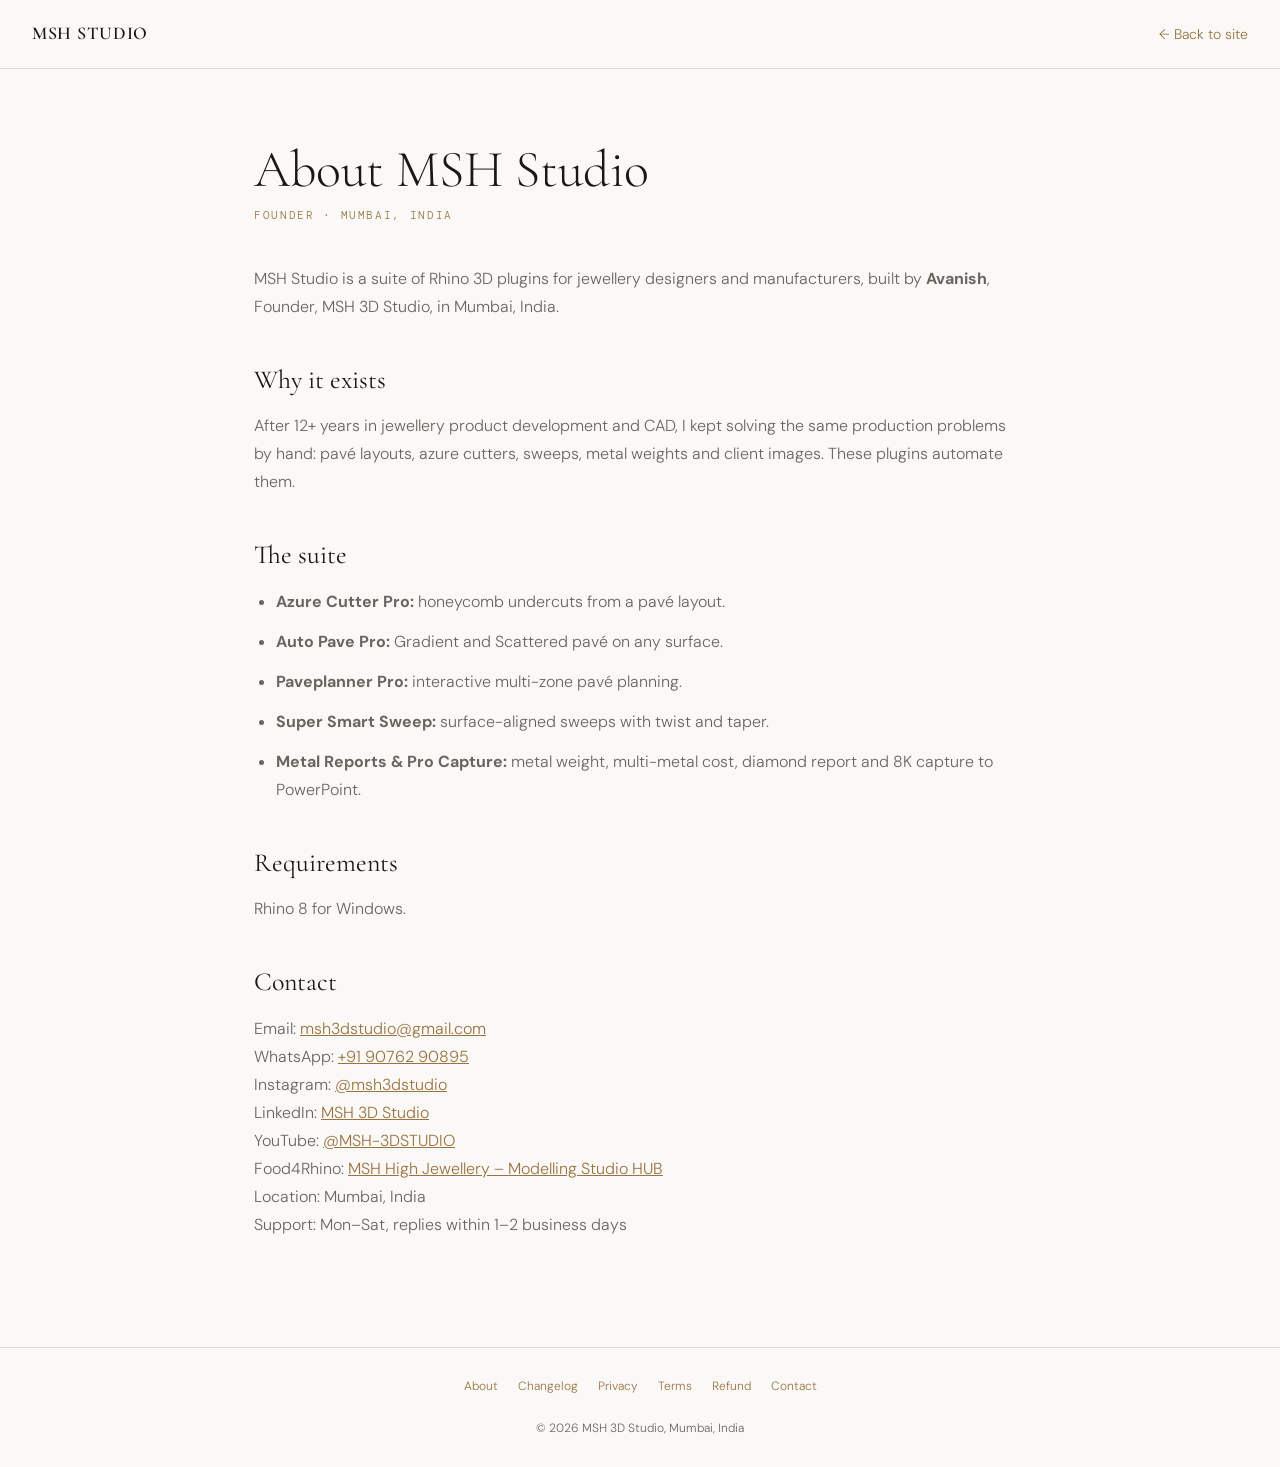
<file: about.html>
<!DOCTYPE html>
<html lang="en">
<head>
<meta charset="UTF-8">
<meta name="viewport" content="width=device-width, initial-scale=1.0">
<title>About MSH Studio | MSH Studio</title>
<meta name="description" content="MSH Studio is built by Avanish, a jewellery CAD professional with 12+ years of experience, based in Mumbai.">
<meta name="robots" content="index, follow">
<link rel="canonical" href="https://msh3d.github.io/msh/about.html">
<meta property="og:type" content="website">
<meta property="og:title" content="About MSH Studio | MSH Studio">
<meta property="og:description" content="MSH Studio is built by Avanish, a jewellery CAD professional with 12+ years of experience, based in Mumbai.">
<meta property="og:url" content="https://msh3d.github.io/msh/about.html">
<meta property="og:image" content="https://msh3d.github.io/msh/og-image.png">
<link rel="preconnect" href="https://fonts.googleapis.com">
<link rel="preconnect" href="https://fonts.gstatic.com" crossorigin>
<link href="https://fonts.googleapis.com/css2?family=Cormorant+Garamond:wght@300;400;600&family=DM+Sans:wght@300;400;500&family=DM+Mono:wght@400&display=swap" rel="stylesheet">
<link rel="stylesheet" href="pages.css">
</head>
<body>
<header><a class="brand" href="index.html">MSH Studio</a><a class="back" href="index.html">← Back to site</a></header>
<main>
<h1>About MSH Studio</h1>
<p class="meta">Founder · Mumbai, India</p>

<p>MSH Studio is a suite of Rhino 3D plugins for jewellery designers and manufacturers, built by <strong>Avanish</strong>, Founder, MSH 3D Studio, in Mumbai, India.</p>
<h2>Why it exists</h2>
<p>After 12+ years in jewellery product development and CAD, I kept solving the same production problems by hand: pavé layouts, azure cutters, sweeps, metal weights and client images. These plugins automate them.</p>
<h2>The suite</h2>
<ul><li><strong>Azure Cutter Pro:</strong> honeycomb undercuts from a pavé layout.</li><li><strong>Auto Pave Pro:</strong> Gradient and Scattered pavé on any surface.</li><li><strong>Paveplanner Pro:</strong> interactive multi-zone pavé planning.</li><li><strong>Super Smart Sweep:</strong> surface-aligned sweeps with twist and taper.</li><li><strong>Metal Reports &amp; Pro Capture:</strong> metal weight, multi-metal cost, diamond report and 8K capture to PowerPoint.</li></ul>
<h2>Requirements</h2><p>Rhino 8 for Windows.</p>
<h2>Contact</h2>
<p>Email: <a href="mailto:msh3dstudio@gmail.com">msh3dstudio@gmail.com</a><br>WhatsApp: <a href="https://wa.me/919076290895">+91 90762 90895</a><br>Instagram: <a href="https://www.instagram.com/msh3dstudio/">@msh3dstudio</a><br>LinkedIn: <a href="https://www.linkedin.com/company/msh3dstudio">MSH 3D Studio</a><br>YouTube: <a href="https://www.youtube.com/@MSH-3DSTUDIO">@MSH-3DSTUDIO</a><br>Food4Rhino: <a href="https://www.food4rhino.com/en/app/msh-high-jewellery-modelling-studio-hub">MSH High Jewellery – Modelling Studio HUB</a><br>Location: Mumbai, India<br>Support: Mon–Sat, replies within 1–2 business days</p>

</main>
<footer><a href="about.html">About</a><a href="changelog.html">Changelog</a><a href="privacy.html">Privacy</a><a href="terms.html">Terms</a><a href="refund.html">Refund</a><a href="index.html#contact">Contact</a><br><br>© 2026 MSH 3D Studio, Mumbai, India</footer>
</body>
</html>
</file>
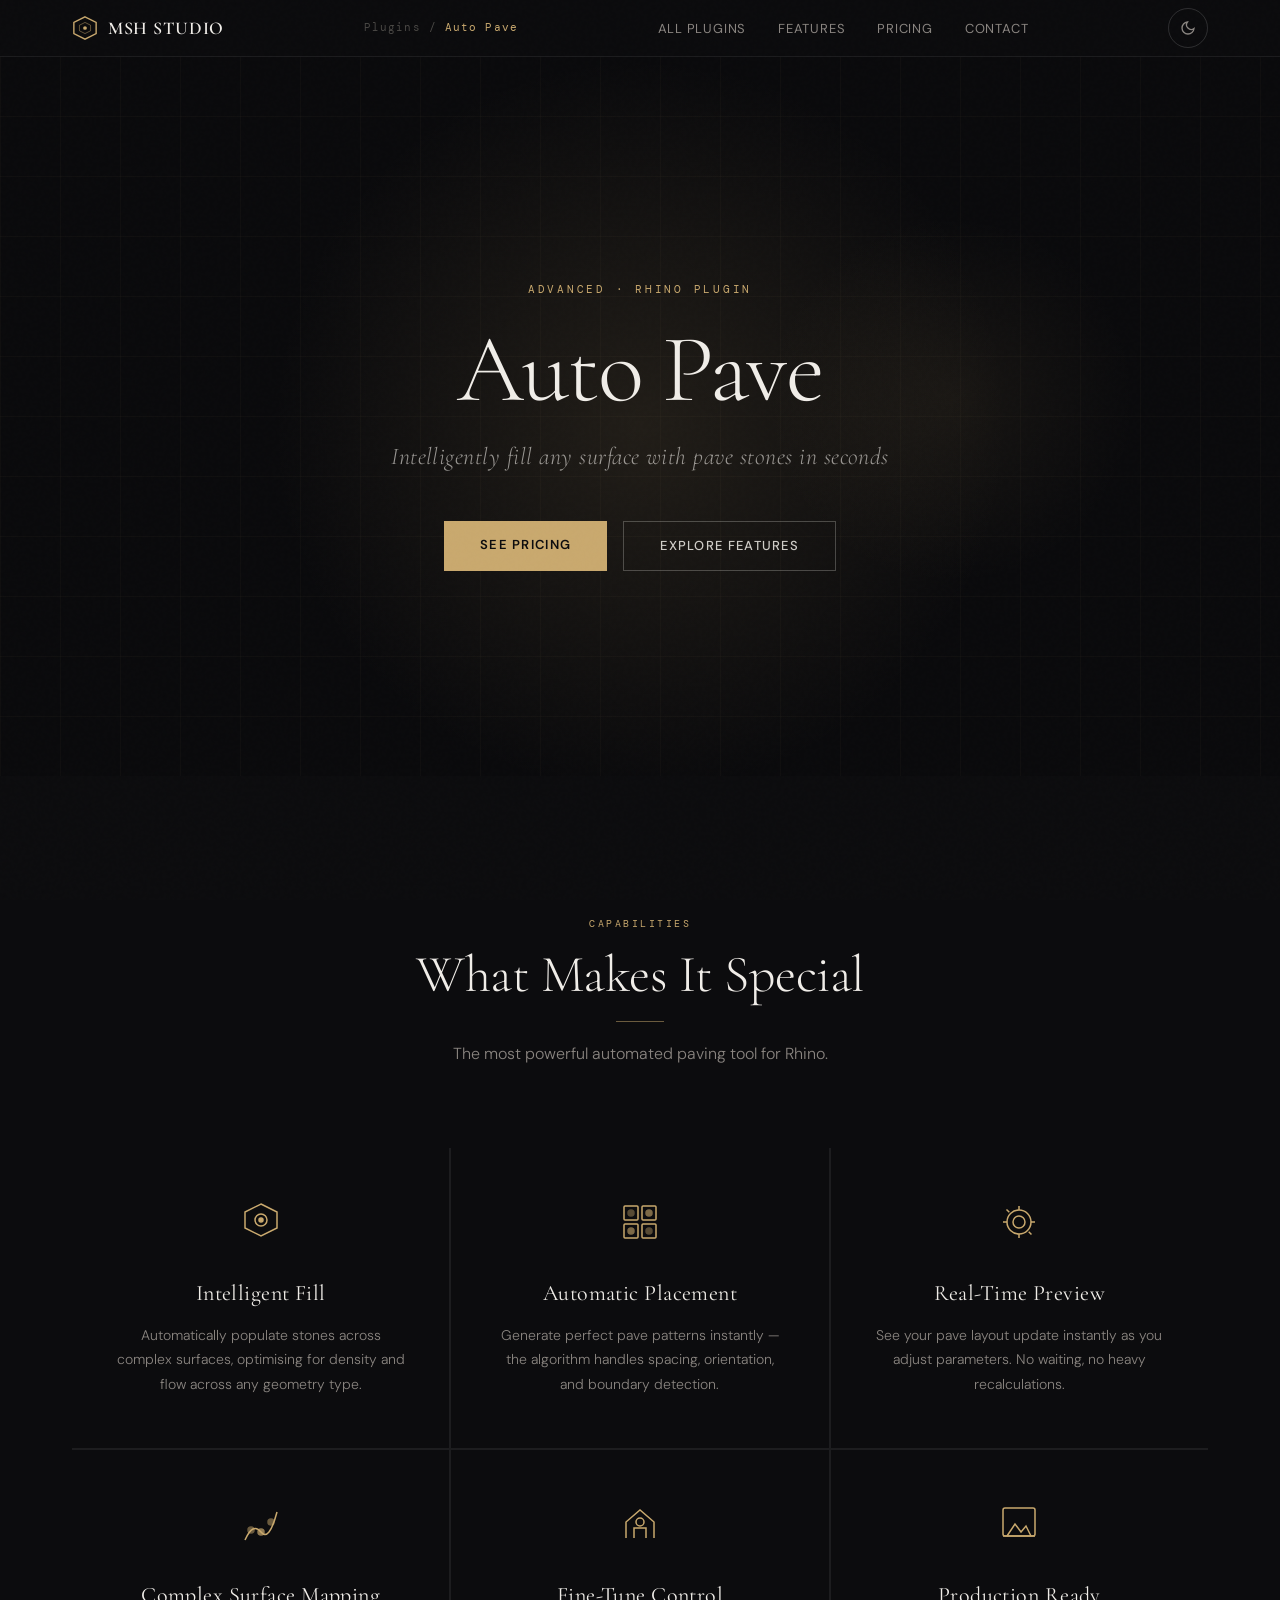
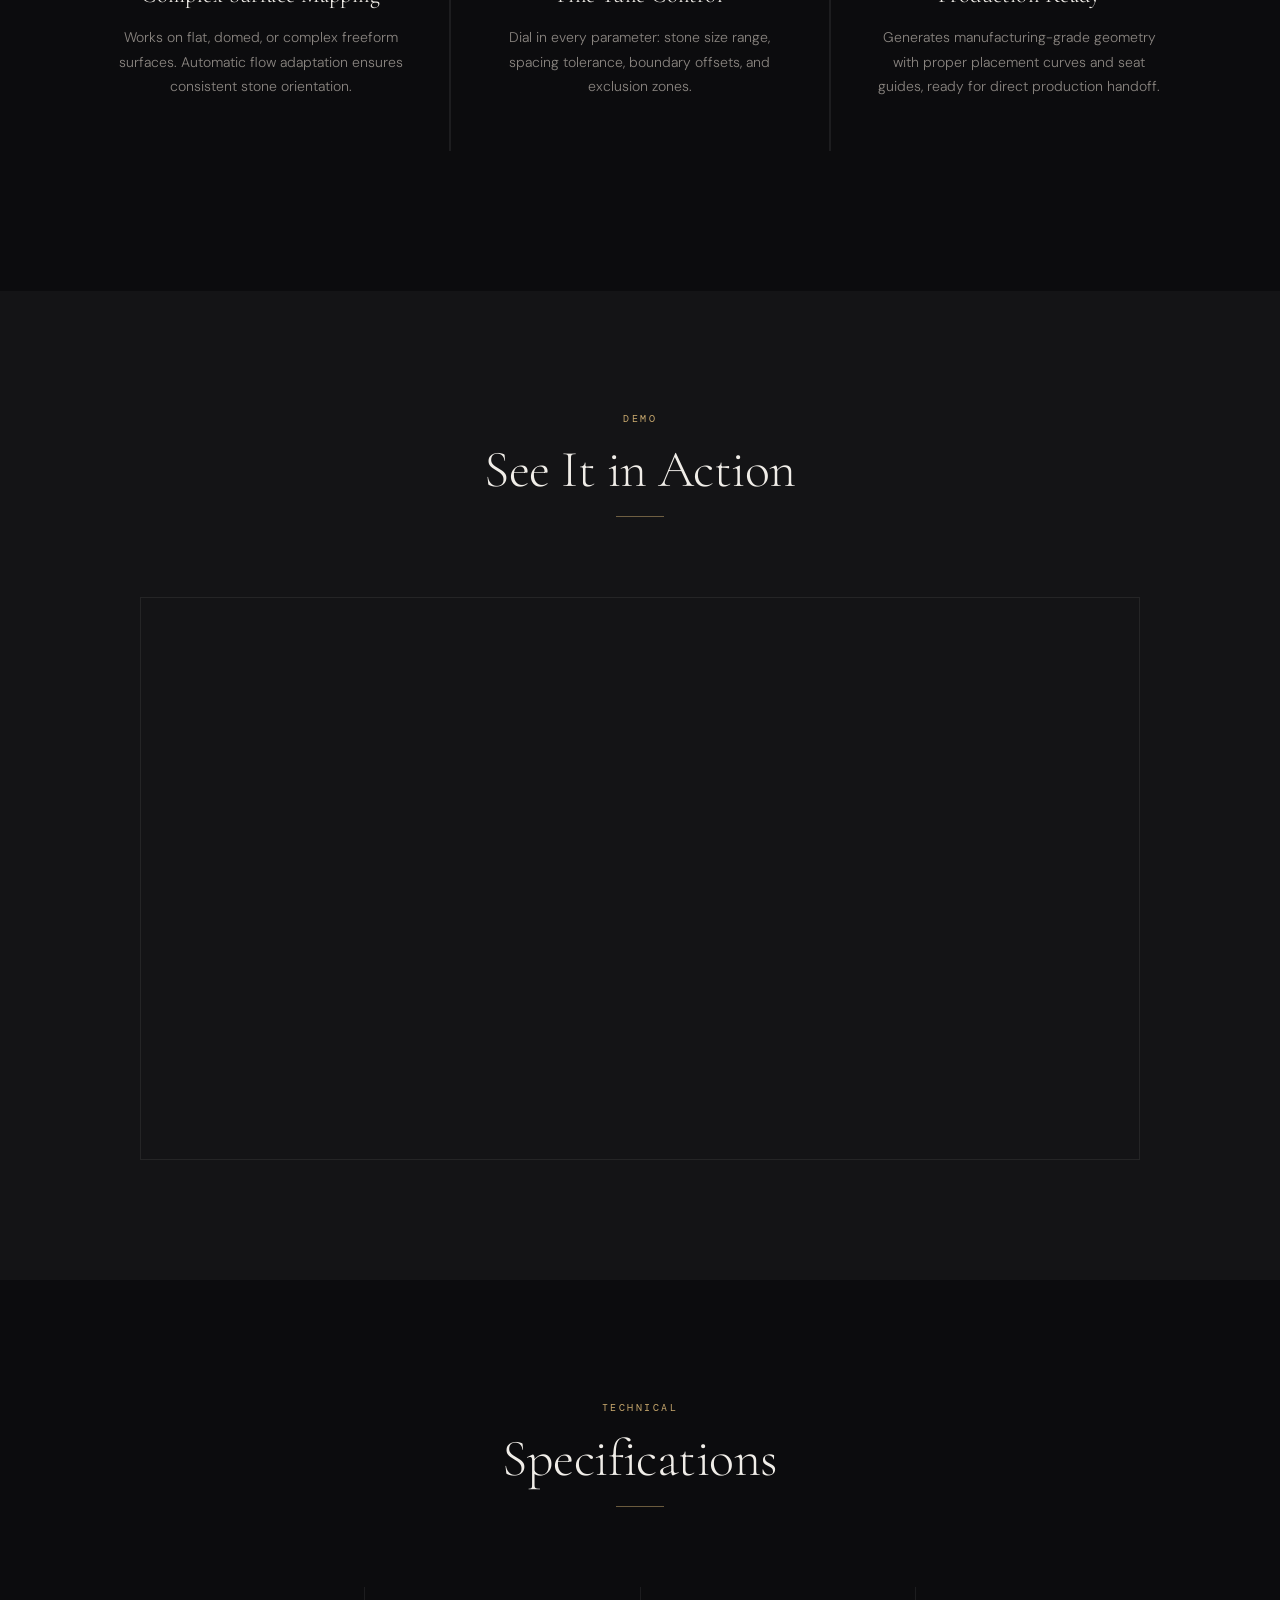
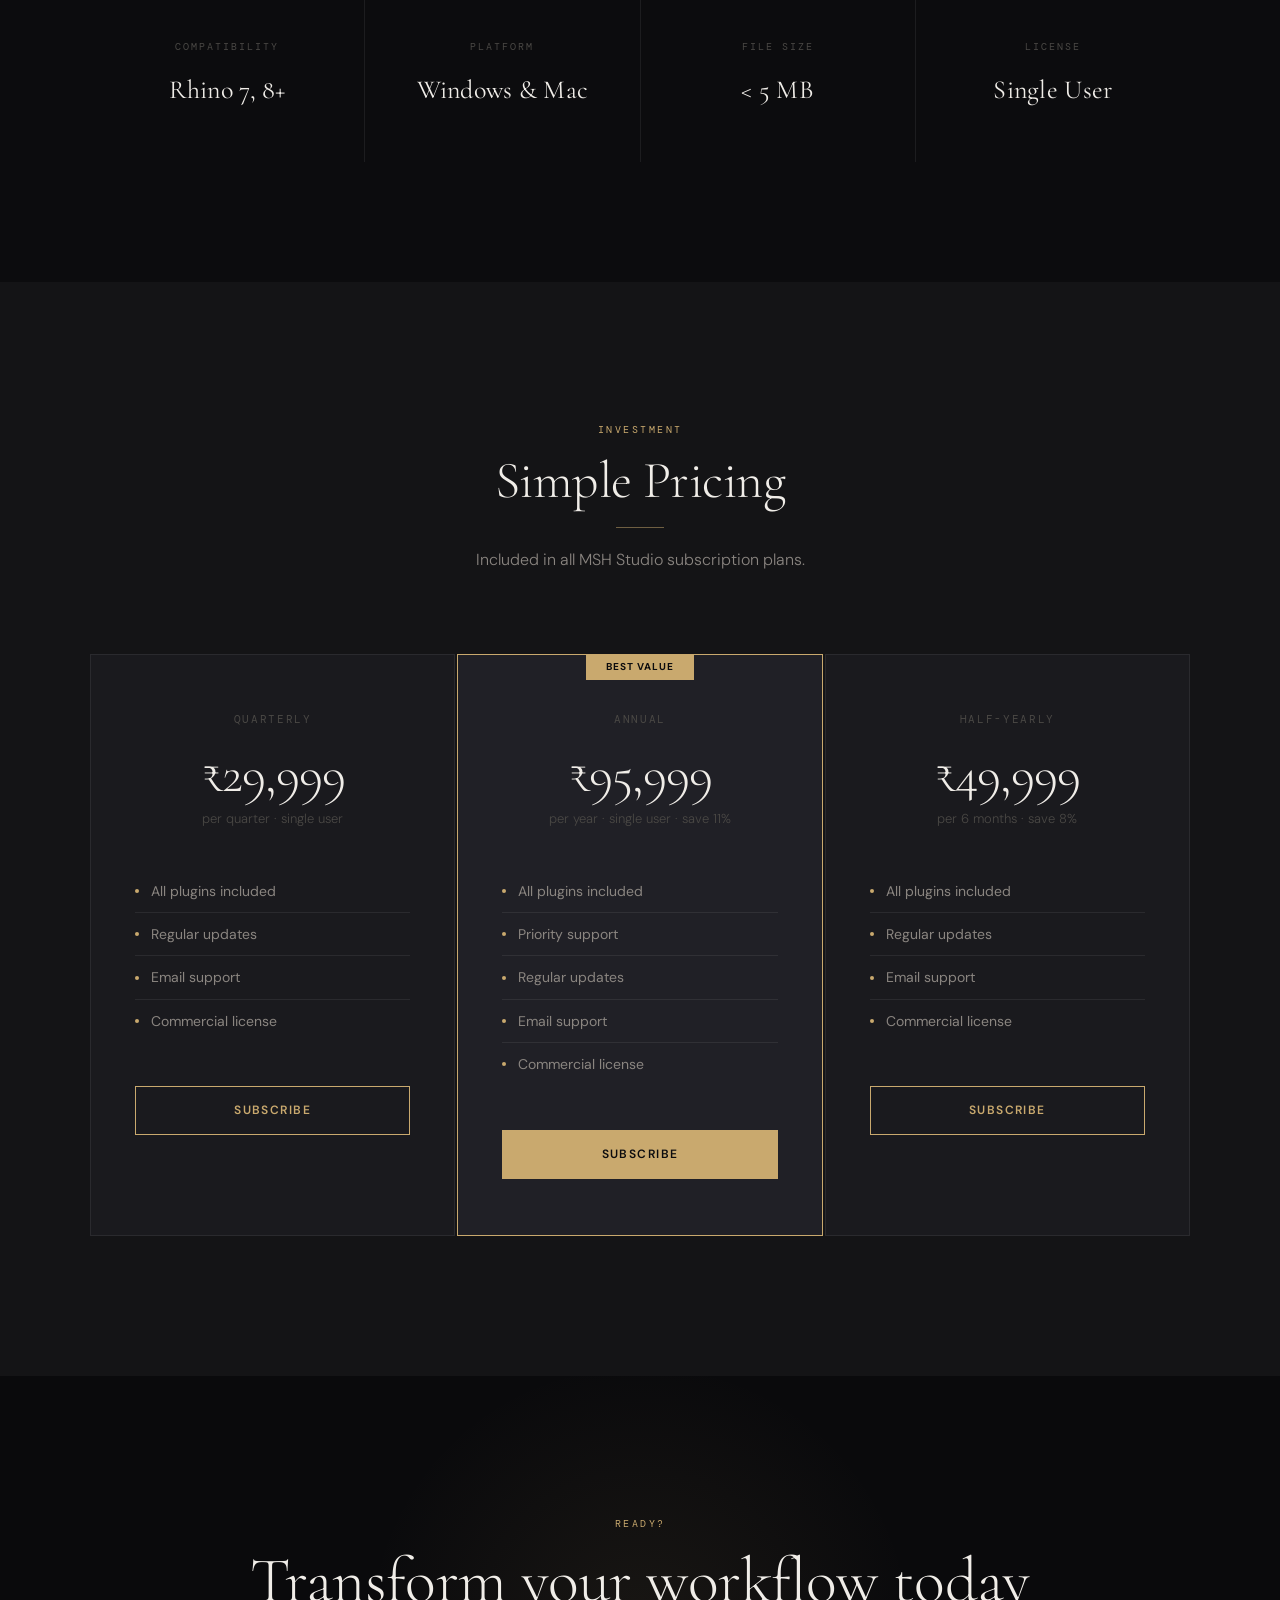
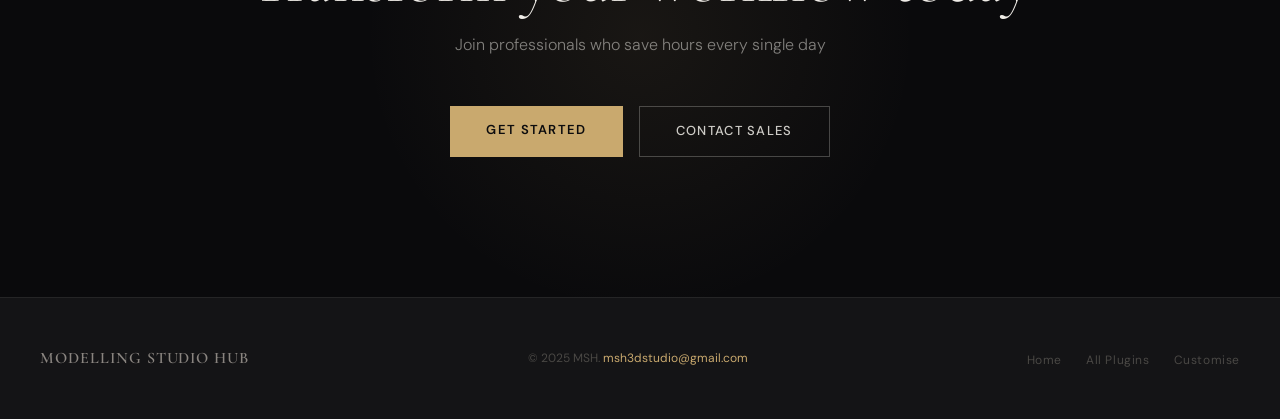
<file: auto-pave.html>
<!DOCTYPE html>
<html lang="en" data-theme="dark">
<head>
  <meta charset="UTF-8"><meta name="viewport" content="width=device-width, initial-scale=1.0">
  <title>Auto Pave — Modelling Studio HUB</title>
  <link rel="preconnect" href="https://fonts.googleapis.com">
  <link rel="preconnect" href="https://fonts.gstatic.com" crossorigin>
  <link rel="icon" href="data:image/svg+xml,%3Csvg xmlns='http://www.w3.org/2000/svg' viewBox='0 0 64 64'%3E%3Crect width='64' height='64' rx='10' fill='%230c0c0e'/%3E%3Cpolygon points='32,5 56,18 56,46 32,59 8,46 8,18' fill='none' stroke='%23c9a96e' stroke-width='3'/%3E%3Cpolygon points='32,18 44,24 44,40 32,46 20,40 20,24' fill='none' stroke='%23c9a96e' stroke-width='2' opacity='.65'/%3E%3Ccircle cx='32' cy='32' r='4.5' fill='%23c9a96e'/%3E%3C/svg%3E">
  <link href="https://fonts.googleapis.com/css2?family=Cormorant+Garamond:ital,wght@0,300;0,400;0,600;1,300;1,400&family=DM+Sans:wght@300;400;500;600&family=DM+Mono:wght@400;500&display=swap" rel="stylesheet">
  <style>
    :root { --transition-theme: color 0.4s ease, background-color 0.4s ease, border-color 0.4s ease; }
    [data-theme="dark"] {
      --bg-base:#0c0c0e; --bg-surface:#141416; --bg-card:#1a1a1e; --bg-card-hover:#202026;
      --border:rgba(255,255,255,0.07); --border-strong:rgba(255,255,255,0.14);
      --text-primary:#f0ede8; --text-secondary:#8a8580; --text-muted:#4a4845;
      --accent-gold:#c9a96e; --accent-gold-lt:#e8c99a; --accent-glow:rgba(201,169,110,0.12);
      --shadow-card:0 8px 40px rgba(0,0,0,0.5); --nav-bg:rgba(12,12,14,0.9);
      --tag-bg:rgba(201,169,110,0.1); --tag-color:#c9a96e; --hero-bg:#0a0a0c;
    }
    [data-theme="light"] {
      --bg-base:#faf9f7; --bg-surface:#f4f2ee; --bg-card:#ffffff; --bg-card-hover:#f9f8f6;
      --border:rgba(0,0,0,0.07); --border-strong:rgba(0,0,0,0.13);
      --text-primary:#1a1714; --text-secondary:#6b6560; --text-muted:#b5b0aa;
      --accent-gold:#9a7340; --accent-gold-lt:#c9a96e; --accent-glow:rgba(154,115,64,0.07);
      --shadow-card:0 2px 20px rgba(0,0,0,0.08); --nav-bg:rgba(250,249,247,0.92);
      --tag-bg:rgba(154,115,64,0.08); --tag-color:#9a7340; --hero-bg:#0f0f12;
    }
    *,*::before,*::after{margin:0;padding:0;box-sizing:border-box}
    html{scroll-behavior:smooth}
    body{font-family:'DM Sans',sans-serif;background:var(--bg-base);color:var(--text-primary);overflow-x:hidden;transition:var(--transition-theme);line-height:1.6}
    ::-webkit-scrollbar{width:4px}::-webkit-scrollbar-track{background:var(--bg-base)}::-webkit-scrollbar-thumb{background:var(--accent-gold);border-radius:2px}
    body::before{content:'';position:fixed;inset:0;background-image:url("data:image/svg+xml,%3Csvg viewBox='0 0 256 256' xmlns='http://www.w3.org/2000/svg'%3E%3Cfilter id='n'%3E%3CfeTurbulence type='fractalNoise' baseFrequency='0.9' numOctaves='4' stitchTiles='stitch'/%3E%3C/filter%3E%3Crect width='100%25' height='100%25' filter='url(%23n)' opacity='0.03'/%3E%3C/svg%3E");pointer-events:none;z-index:9999;opacity:0.4}
    nav{position:fixed;top:0;width:100%;background:var(--nav-bg);backdrop-filter:saturate(200%) blur(24px);-webkit-backdrop-filter:saturate(200%) blur(24px);z-index:1000;border-bottom:1px solid var(--border);transition:var(--transition-theme)}
    .nav-container{max-width:1200px;margin:0 auto;padding:0 32px;display:flex;justify-content:space-between;align-items:center;height:56px}
    .logo{display:flex;align-items:center;gap:10px;text-decoration:none}
    .logo-text{font-family:'Cormorant Garamond',serif;font-size:18px;font-weight:600;color:var(--text-primary);letter-spacing:0.04em;text-transform:uppercase}
    .nav-links{display:flex;gap:32px;list-style:none;align-items:center}
    .nav-links a{color:var(--text-secondary);text-decoration:none;font-size:13px;letter-spacing:0.06em;text-transform:uppercase;transition:color 0.3s}
    .nav-links a:hover{color:var(--accent-gold)}
    .nav-breadcrumb{font-family:'DM Mono',monospace;font-size:11px;color:var(--text-muted);letter-spacing:0.1em}
    .nav-breadcrumb span{color:var(--accent-gold)}
    .theme-toggle{width:40px;height:40px;border-radius:50%;border:1px solid var(--border-strong);background:transparent;cursor:pointer;display:flex;align-items:center;justify-content:center;color:var(--text-secondary);transition:all 0.3s;position:relative;overflow:hidden}
    .theme-toggle:hover{border-color:var(--accent-gold);color:var(--accent-gold)}
    .theme-toggle svg{position:absolute;transition:transform 0.4s ease,opacity 0.4s ease}
    .icon-sun{opacity:0;transform:rotate(-90deg) scale(0.5)}
    .icon-moon{opacity:1;transform:rotate(0deg) scale(1)}
    [data-theme="light"] .icon-sun{opacity:1;transform:rotate(0deg) scale(1)}
    [data-theme="light"] .icon-moon{opacity:0;transform:rotate(90deg) scale(0.5)}
    .hero{margin-top:56px;min-height:80vh;display:flex;flex-direction:column;justify-content:center;align-items:center;text-align:center;padding:100px 32px 80px;background:var(--hero-bg);position:relative;overflow:hidden}
    .hero-glow{position:absolute;width:800px;height:800px;border-radius:50%;background:radial-gradient(circle,rgba(201,169,110,0.12) 0%,transparent 65%);animation:pulse 8s ease-in-out infinite;pointer-events:none}
    .hero-glow-2{position:absolute;width:400px;height:400px;border-radius:50%;background:radial-gradient(circle,rgba(201,169,110,0.07) 0%,transparent 65%);animation:pulse 6s ease-in-out infinite reverse;top:20%;right:10%;pointer-events:none}
    @keyframes pulse{0%,100%{transform:scale(1);opacity:0.6}50%{transform:scale(1.15);opacity:1}}
    .hero-grid-lines{position:absolute;inset:0;background-image:linear-gradient(rgba(201,169,110,0.03) 1px,transparent 1px),linear-gradient(90deg,rgba(201,169,110,0.03) 1px,transparent 1px);background-size:60px 60px;pointer-events:none}
    .hero-content{position:relative;z-index:2;max-width:800px}
    .hero-eyebrow{font-family:'DM Mono',monospace;font-size:11px;letter-spacing:0.25em;text-transform:uppercase;color:var(--accent-gold);margin-bottom:24px;opacity:0;animation:fadeUp 0.8s ease 0.2s forwards}
    .hero-title{font-family:'Cormorant Garamond',serif;font-size:clamp(48px,8vw,96px);font-weight:300;line-height:1.0;letter-spacing:-0.02em;color:#f0ede8;margin-bottom:20px;opacity:0;animation:fadeUp 0.9s ease 0.35s forwards}
    .hero-subtitle{font-family:'Cormorant Garamond',serif;font-size:clamp(18px,2.5vw,24px);font-weight:300;font-style:italic;color:rgba(240,237,232,0.6);margin-bottom:44px;letter-spacing:0.02em;opacity:0;animation:fadeUp 0.9s ease 0.5s forwards}
    .hero-cta{opacity:0;animation:fadeUp 0.9s ease 0.65s forwards;display:flex;gap:16px;justify-content:center}
    .btn-gold{background:var(--accent-gold);color:#0c0c0e;padding:14px 36px;text-decoration:none;font-size:13px;font-weight:600;letter-spacing:0.1em;text-transform:uppercase;transition:all 0.3s;display:inline-block}
    .btn-gold:hover{background:var(--accent-gold-lt);transform:translateY(-2px);box-shadow:0 12px 32px rgba(201,169,110,0.3)}
    .btn-outline-hero{background:transparent;color:rgba(240,237,232,0.85);padding:14px 36px;text-decoration:none;font-size:13px;font-weight:500;letter-spacing:0.1em;text-transform:uppercase;border:1px solid rgba(240,237,232,0.25);transition:all 0.3s;display:inline-block}
    .btn-outline-hero:hover{border-color:var(--accent-gold);color:var(--accent-gold)}
    @keyframes fadeUp{from{opacity:0;transform:translateY(24px)}to{opacity:1;transform:translateY(0)}}
    .section-label{font-family:'DM Mono',monospace;font-size:10px;letter-spacing:0.25em;text-transform:uppercase;color:var(--accent-gold);margin-bottom:14px}
    .section-title{font-family:'Cormorant Garamond',serif;font-size:clamp(32px,5vw,52px);font-weight:300;letter-spacing:-0.01em;line-height:1.1;color:var(--text-primary);margin-bottom:14px}
    .section-subtitle{font-size:16px;color:var(--text-secondary);font-weight:300;line-height:1.75}
    .divider{width:48px;height:1px;background:var(--accent-gold);margin:18px auto;opacity:0.5}
    .section-header{text-align:center;margin-bottom:80px}
    .features-section{padding:140px 32px;max-width:1200px;margin:0 auto}
    .features-grid{display:grid;grid-template-columns:repeat(auto-fit,minmax(300px,1fr));gap:2px;background:var(--border)}
    .feature-card{background:var(--bg-base);padding:52px 44px;text-align:center;transition:background 0.3s;position:relative;overflow:hidden}
    .feature-card::after{content:'';position:absolute;bottom:0;left:50%;transform:translateX(-50%);width:0;height:1px;background:var(--accent-gold);transition:width 0.4s}
    .feature-card:hover{background:var(--bg-card)}.feature-card:hover::after{width:60%}
    .feature-icon{width:44px;height:44px;margin:0 auto 24px;color:var(--accent-gold)}
    .feature-title{font-family:'Cormorant Garamond',serif;font-size:22px;font-weight:400;color:var(--text-primary);margin-bottom:12px;letter-spacing:0.02em}
    .feature-desc{font-size:14px;color:var(--text-secondary);line-height:1.75;font-weight:300}
    .video-section{padding:120px 32px;background:var(--bg-surface);transition:var(--transition-theme)}
    .video-wrapper{max-width:1000px;margin:0 auto;border:1px solid var(--border);position:relative;overflow:hidden}
    .video-wrapper::before{content:'';position:absolute;inset:-1px;padding:1px;background:linear-gradient(135deg,var(--accent-gold) 0%,transparent 50%,var(--accent-gold) 100%);-webkit-mask:linear-gradient(#fff 0 0) content-box,linear-gradient(#fff 0 0);-webkit-mask-composite:xor;mask-composite:exclude;opacity:0.25;z-index:1;pointer-events:none}
    .video-wrapper iframe{width:100%;aspect-ratio:16/9;border:none;display:block}
    .specs-section{padding:120px 32px;background:var(--bg-base);transition:var(--transition-theme)}
    .specs-grid{display:grid;grid-template-columns:repeat(4,1fr);gap:1px;max-width:1100px;margin:0 auto;background:var(--border)}
    .spec-item{background:var(--bg-base);padding:52px 40px;text-align:center;transition:background 0.3s}
    .spec-item:hover{background:var(--bg-card)}
    .spec-label{font-family:'DM Mono',monospace;font-size:10px;color:var(--text-muted);letter-spacing:0.2em;text-transform:uppercase;margin-bottom:14px}
    .spec-value{font-family:'Cormorant Garamond',serif;font-size:26px;font-weight:400;color:var(--text-primary);letter-spacing:0.01em}
    .cta-section{padding:140px 32px;background:var(--hero-bg);text-align:center;position:relative;overflow:hidden}
    .cta-glow{position:absolute;width:600px;height:600px;border-radius:50%;background:radial-gradient(circle,rgba(201,169,110,0.08) 0%,transparent 65%);left:50%;top:50%;transform:translate(-50%,-50%);pointer-events:none}
    .cta-content{position:relative;z-index:1}
    .cta-title{font-family:'Cormorant Garamond',serif;font-size:clamp(36px,5vw,64px);font-weight:300;color:#f0ede8;margin-bottom:16px;letter-spacing:-0.01em;line-height:1.1}
    .cta-subtitle{font-size:16px;color:rgba(240,237,232,0.5);margin-bottom:48px;font-weight:300}
    .cta-buttons{display:flex;gap:16px;justify-content:center}
    .pricing-section{padding:140px 32px;background:var(--bg-surface);transition:var(--transition-theme)}
    .pricing-grid{display:grid;grid-template-columns:repeat(3,1fr);gap:2px;max-width:1100px;margin:0 auto}
    .pricing-card{background:var(--bg-card);border:1px solid var(--border);padding:56px 44px;text-align:center;position:relative;transition:all 0.4s}
    .pricing-card:hover{border-color:var(--border-strong);box-shadow:var(--shadow-card);transform:translateY(-4px)}
    .pricing-card.featured{border-color:var(--accent-gold);background:var(--bg-card-hover)}
    .pricing-badge{position:absolute;top:-1px;left:50%;transform:translateX(-50%);background:var(--accent-gold);color:#0c0c0e;padding:5px 20px;font-size:10px;font-weight:700;letter-spacing:0.1em;text-transform:uppercase}
    .pricing-period{font-family:'DM Mono',monospace;font-size:11px;letter-spacing:0.15em;text-transform:uppercase;color:var(--text-muted);margin-bottom:20px}
    .pricing-amount{font-family:'Cormorant Garamond',serif;font-size:52px;font-weight:300;color:var(--text-primary);letter-spacing:-0.02em;line-height:1;margin-bottom:8px}
    .pricing-duration{font-size:13px;color:var(--text-muted);margin-bottom:40px;font-weight:300}
    .pricing-features{list-style:none;margin-bottom:44px;text-align:left}
    .pricing-features li{padding:10px 0;font-size:14px;color:var(--text-secondary);display:flex;align-items:center;gap:12px;border-bottom:1px solid var(--border)}
    .pricing-features li:last-child{border-bottom:none}
    .pricing-features li::before{content:'';width:4px;height:4px;background:var(--accent-gold);border-radius:50%;flex-shrink:0}
    .btn-pricing{display:block;text-align:center;padding:14px 32px;background:transparent;border:1px solid var(--accent-gold);color:var(--accent-gold);text-decoration:none;font-size:12px;font-weight:600;letter-spacing:0.12em;text-transform:uppercase;transition:all 0.3s}
    .btn-pricing:hover,.pricing-card.featured .btn-pricing{background:var(--accent-gold);color:#0c0c0e}
    footer{background:var(--bg-surface);border-top:1px solid var(--border);padding:48px 32px;transition:var(--transition-theme)}
    .footer-inner{max-width:1200px;margin:0 auto;display:flex;justify-content:space-between;align-items:center}
    .footer-logo{font-family:'Cormorant Garamond',serif;font-size:16px;font-weight:600;color:var(--text-secondary);letter-spacing:0.06em;text-transform:uppercase}
    .footer-text{font-size:12px;color:var(--text-muted)}
    .footer-text a{color:var(--accent-gold);text-decoration:none}
    .footer-links{display:flex;gap:24px;list-style:none}
    .footer-links a{color:var(--text-muted);text-decoration:none;font-size:12px;letter-spacing:0.05em;transition:color 0.3s}
    .footer-links a:hover{color:var(--accent-gold)}
    .reveal{opacity:0;transform:translateY(28px);transition:opacity 0.8s ease,transform 0.8s ease}
    .reveal.visible{opacity:1;transform:translateY(0)}
    .reveal-delay-1{transition-delay:0.1s}.reveal-delay-2{transition-delay:0.2s}.reveal-delay-3{transition-delay:0.3s}
    @media(max-width:900px){.specs-grid{grid-template-columns:repeat(2,1fr)}.pricing-grid{grid-template-columns:1fr}.nav-links{display:none}.footer-inner{flex-direction:column;gap:16px;text-align:center}}
    @media(max-width:600px){.hero-cta,.cta-buttons{flex-direction:column;align-items:center}}
  </style>

</head>
<body>
  <nav><div class="nav-container">
    <a href="index.html" class="logo"><svg width="26" height="26" viewBox="0 0 28 28" fill="none"><polygon points="14,2 26,8 26,20 14,26 2,20 2,8" stroke="var(--accent-gold)" stroke-width="1.5" fill="none"/><polygon points="14,8 20,11 20,17 14,20 8,17 8,11" stroke="var(--accent-gold)" stroke-width="1" fill="none" opacity="0.5"/><circle cx="14" cy="14" r="2" fill="var(--accent-gold)"/></svg><span class="logo-text">MSH Studio</span></a>
    <div class="nav-breadcrumb">Plugins / <span>Auto Pave</span></div>
    <ul class="nav-links"><li><a href="index.html#plugins">All Plugins</a></li><li><a href="#features">Features</a></li><li><a href="#pricing">Pricing</a></li><li><a href="index.html#contact">Contact</a></li></ul>
    <button class="theme-toggle" id="themeToggle" aria-label="Toggle theme"><svg class="icon-sun" width="16" height="16" viewBox="0 0 24 24" fill="none" stroke="currentColor" stroke-width="2"><circle cx="12" cy="12" r="5"/><line x1="12" y1="1" x2="12" y2="3"/><line x1="12" y1="21" x2="12" y2="23"/><line x1="4.22" y1="4.22" x2="5.64" y2="5.64"/><line x1="18.36" y1="18.36" x2="19.78" y2="19.78"/><line x1="1" y1="12" x2="3" y2="12"/><line x1="21" y1="12" x2="23" y2="12"/><line x1="4.22" y1="19.78" x2="5.64" y2="18.36"/><line x1="18.36" y1="5.64" x2="19.78" y2="4.22"/></svg><svg class="icon-moon" width="16" height="16" viewBox="0 0 24 24" fill="none" stroke="currentColor" stroke-width="2"><path d="M21 12.79A9 9 0 1 1 11.21 3 7 7 0 0 0 21 12.79z"/></svg></button>
  </div></nav>

  <section class="hero">
    <div class="hero-grid-lines"></div><div class="hero-glow"></div><div class="hero-glow-2"></div>
    <div class="hero-content">
      <p class="hero-eyebrow">Advanced · Rhino Plugin</p>
      <h1 class="hero-title">Auto Pave</h1>
      <p class="hero-subtitle">Intelligently fill any surface with pave stones in seconds</p>
      <div class="hero-cta"><a href="#pricing" class="btn-gold">See Pricing</a><a href="#features" class="btn-outline-hero">Explore Features</a></div>
    </div>
  </section>

  <section id="features" class="features-section">
    <div class="section-header reveal"><p class="section-label">Capabilities</p><h2 class="section-title">What Makes It Special</h2><div class="divider"></div><p class="section-subtitle">The most powerful automated paving tool for Rhino.</p></div>
    <div class="features-grid">
      <div class="feature-card reveal reveal-delay-1"><svg class="feature-icon" viewBox="0 0 44 44" fill="none" stroke="currentColor" stroke-width="1.5"><path d="M22 4L38 12V28L22 36L6 28V12Z"/><circle cx="22" cy="20" r="6"/><circle cx="22" cy="20" r="2" fill="currentColor"/></svg><h3 class="feature-title">Intelligent Fill</h3><p class="feature-desc">Automatically populate stones across complex surfaces, optimising for density and flow across any geometry type.</p></div>
      <div class="feature-card reveal reveal-delay-2"><svg class="feature-icon" viewBox="0 0 44 44" fill="none" stroke="currentColor" stroke-width="1.5"><rect x="6" y="6" width="14" height="14" rx="1"/><rect x="24" y="6" width="14" height="14" rx="1"/><rect x="6" y="24" width="14" height="14" rx="1"/><rect x="24" y="24" width="14" height="14" rx="1"/><circle cx="13" cy="13" r="3" fill="currentColor" opacity="0.4"/><circle cx="31" cy="13" r="3" fill="currentColor" opacity="0.6"/><circle cx="13" cy="31" r="3" fill="currentColor" opacity="0.6"/><circle cx="31" cy="31" r="3" fill="currentColor" opacity="0.4"/></svg><h3 class="feature-title">Automatic Placement</h3><p class="feature-desc">Generate perfect pave patterns instantly — the algorithm handles spacing, orientation, and boundary detection.</p></div>
      <div class="feature-card reveal reveal-delay-3"><svg class="feature-icon" viewBox="0 0 44 44" fill="none" stroke="currentColor" stroke-width="1.5"><path d="M6 22h4M34 22h4M22 6v4M22 34v4"/><circle cx="22" cy="22" r="12"/><circle cx="22" cy="22" r="6"/><line x1="9.5" y1="9.5" x2="12.3" y2="12.3"/><line x1="31.7" y1="31.7" x2="34.5" y2="34.5"/></svg><h3 class="feature-title">Real-Time Preview</h3><p class="feature-desc">See your pave layout update instantly as you adjust parameters. No waiting, no heavy recalculations.</p></div>
      <div class="feature-card reveal reveal-delay-1"><svg class="feature-icon" viewBox="0 0 44 44" fill="none" stroke="currentColor" stroke-width="1.5"><path d="M6 38 Q14 20 22 30 Q30 40 38 10"/><circle cx="12" cy="28" r="3" fill="currentColor" opacity="0.5"/><circle cx="22" cy="30" r="3" fill="currentColor" opacity="0.7"/><circle cx="32" cy="20" r="3" fill="currentColor" opacity="0.5"/></svg><h3 class="feature-title">Complex Surface Mapping</h3><p class="feature-desc">Works on flat, domed, or complex freeform surfaces. Automatic flow adaptation ensures consistent stone orientation.</p></div>
      <div class="feature-card reveal reveal-delay-2"><svg class="feature-icon" viewBox="0 0 44 44" fill="none" stroke="currentColor" stroke-width="1.5"><path d="M8 36V20L22 8L36 20V36"/><path d="M16 36V26h12v10"/><circle cx="22" cy="20" r="4"/></svg><h3 class="feature-title">Fine-Tune Control</h3><p class="feature-desc">Dial in every parameter: stone size range, spacing tolerance, boundary offsets, and exclusion zones.</p></div>
      <div class="feature-card reveal reveal-delay-3"><svg class="feature-icon" viewBox="0 0 44 44" fill="none" stroke="currentColor" stroke-width="1.5"><path d="M10 34l8-12 6 8 5-6 5 10"/><rect x="6" y="6" width="32" height="28" rx="2"/><line x1="6" y1="34" x2="38" y2="34"/></svg><h3 class="feature-title">Production Ready</h3><p class="feature-desc">Generates manufacturing-grade geometry with proper placement curves and seat guides, ready for direct production handoff.</p></div>
    </div>
  </section>

  <section class="video-section"><div class="section-header reveal"><p class="section-label">Demo</p><h2 class="section-title">See It in Action</h2><div class="divider"></div></div>
    <div class="video-wrapper reveal"><iframe src="https://www.youtube.com/embed/YOUR_VIDEO_ID" referrerpolicy="strict-origin-when-cross-origin" allow="accelerometer; autoplay; clipboard-write; encrypted-media; gyroscope; picture-in-picture; web-share" title="Auto Pave Demo" frameborder="0" allow="accelerometer; autoplay; clipboard-write; encrypted-media; gyroscope; picture-in-picture" allowfullscreen></iframe></div>
  </section>

  <section class="specs-section"><div class="section-header reveal"><p class="section-label">Technical</p><h2 class="section-title">Specifications</h2><div class="divider"></div></div>
    <div class="specs-grid reveal"><div class="spec-item"><div class="spec-label">Compatibility</div><div class="spec-value">Rhino 7, 8+</div></div><div class="spec-item"><div class="spec-label">Platform</div><div class="spec-value">Windows & Mac</div></div><div class="spec-item"><div class="spec-label">File Size</div><div class="spec-value">&lt; 5 MB</div></div><div class="spec-item"><div class="spec-label">License</div><div class="spec-value">Single User</div></div></div>
  </section>

  <section id="pricing" class="pricing-section"><div class="section-header reveal"><p class="section-label">Investment</p><h2 class="section-title">Simple Pricing</h2><div class="divider"></div><p class="section-subtitle">Included in all MSH Studio subscription plans.</p></div>
    <div class="pricing-grid">
      <div class="pricing-card reveal reveal-delay-1"><p class="pricing-period">Quarterly</p><div class="pricing-amount">₹29,999</div><p class="pricing-duration">per quarter · single user</p><ul class="pricing-features"><li>All plugins included</li><li>Regular updates</li><li>Email support</li><li>Commercial license</li></ul><a href="mailto:msh3dstudio@gmail.com" class="btn-pricing">Subscribe</a></div>
      <div class="pricing-card featured reveal reveal-delay-2"><div class="pricing-badge">Best Value</div><p class="pricing-period">Annual</p><div class="pricing-amount">₹95,999</div><p class="pricing-duration">per year · single user · save 11%</p><ul class="pricing-features"><li>All plugins included</li><li>Priority support</li><li>Regular updates</li><li>Email support</li><li>Commercial license</li></ul><a href="mailto:msh3dstudio@gmail.com" class="btn-pricing">Subscribe</a></div>
      <div class="pricing-card reveal reveal-delay-3"><p class="pricing-period">Half-Yearly</p><div class="pricing-amount">₹49,999</div><p class="pricing-duration">per 6 months · save 8%</p><ul class="pricing-features"><li>All plugins included</li><li>Regular updates</li><li>Email support</li><li>Commercial license</li></ul><a href="mailto:msh3dstudio@gmail.com" class="btn-pricing">Subscribe</a></div>
    </div>
  </section>

  <section class="cta-section"><div class="cta-glow"></div><div class="cta-content reveal"><p class="section-label" style="text-align:center">Ready?</p><h2 class="cta-title">Transform your workflow today</h2><p class="cta-subtitle">Join professionals who save hours every single day</p><div class="cta-buttons"><a href="mailto:msh3dstudio@gmail.com" class="btn-gold">Get Started</a><a href="index.html#contact" class="btn-outline-hero">Contact Sales</a></div></div></section>

  <footer><div class="footer-inner"><span class="footer-logo">Modelling Studio HUB</span><span class="footer-text">© 2025 MSH. <a href="mailto:msh3dstudio@gmail.com">msh3dstudio@gmail.com</a></span><ul class="footer-links"><li><a href="index.html">Home</a></li><li><a href="index.html#plugins">All Plugins</a></li><li><a href="customisation-request.html">Customise</a></li></ul></div></footer>

  <script>
    const html=document.documentElement;const btn=document.getElementById('themeToggle');
    html.setAttribute('data-theme',localStorage.getItem('msh-theme')||'dark');
    btn.addEventListener('click',()=>{const n=html.getAttribute('data-theme')==='dark'?'light':'dark';html.setAttribute('data-theme',n);localStorage.setItem('msh-theme',n);});
    const obs=new IntersectionObserver(entries=>entries.forEach(e=>{if(e.isIntersecting){e.target.classList.add('visible');obs.unobserve(e.target);}}),{threshold:0.1,rootMargin:'0px 0px -40px 0px'});
    document.querySelectorAll('.reveal').forEach(el=>obs.observe(el));
    document.querySelectorAll('a[href^="#"]').forEach(a=>a.addEventListener('click',e=>{const t=document.querySelector(a.getAttribute('href'));if(t){e.preventDefault();t.scrollIntoView({behavior:'smooth'});}}));
  </script>
</body>
</html>
</file>
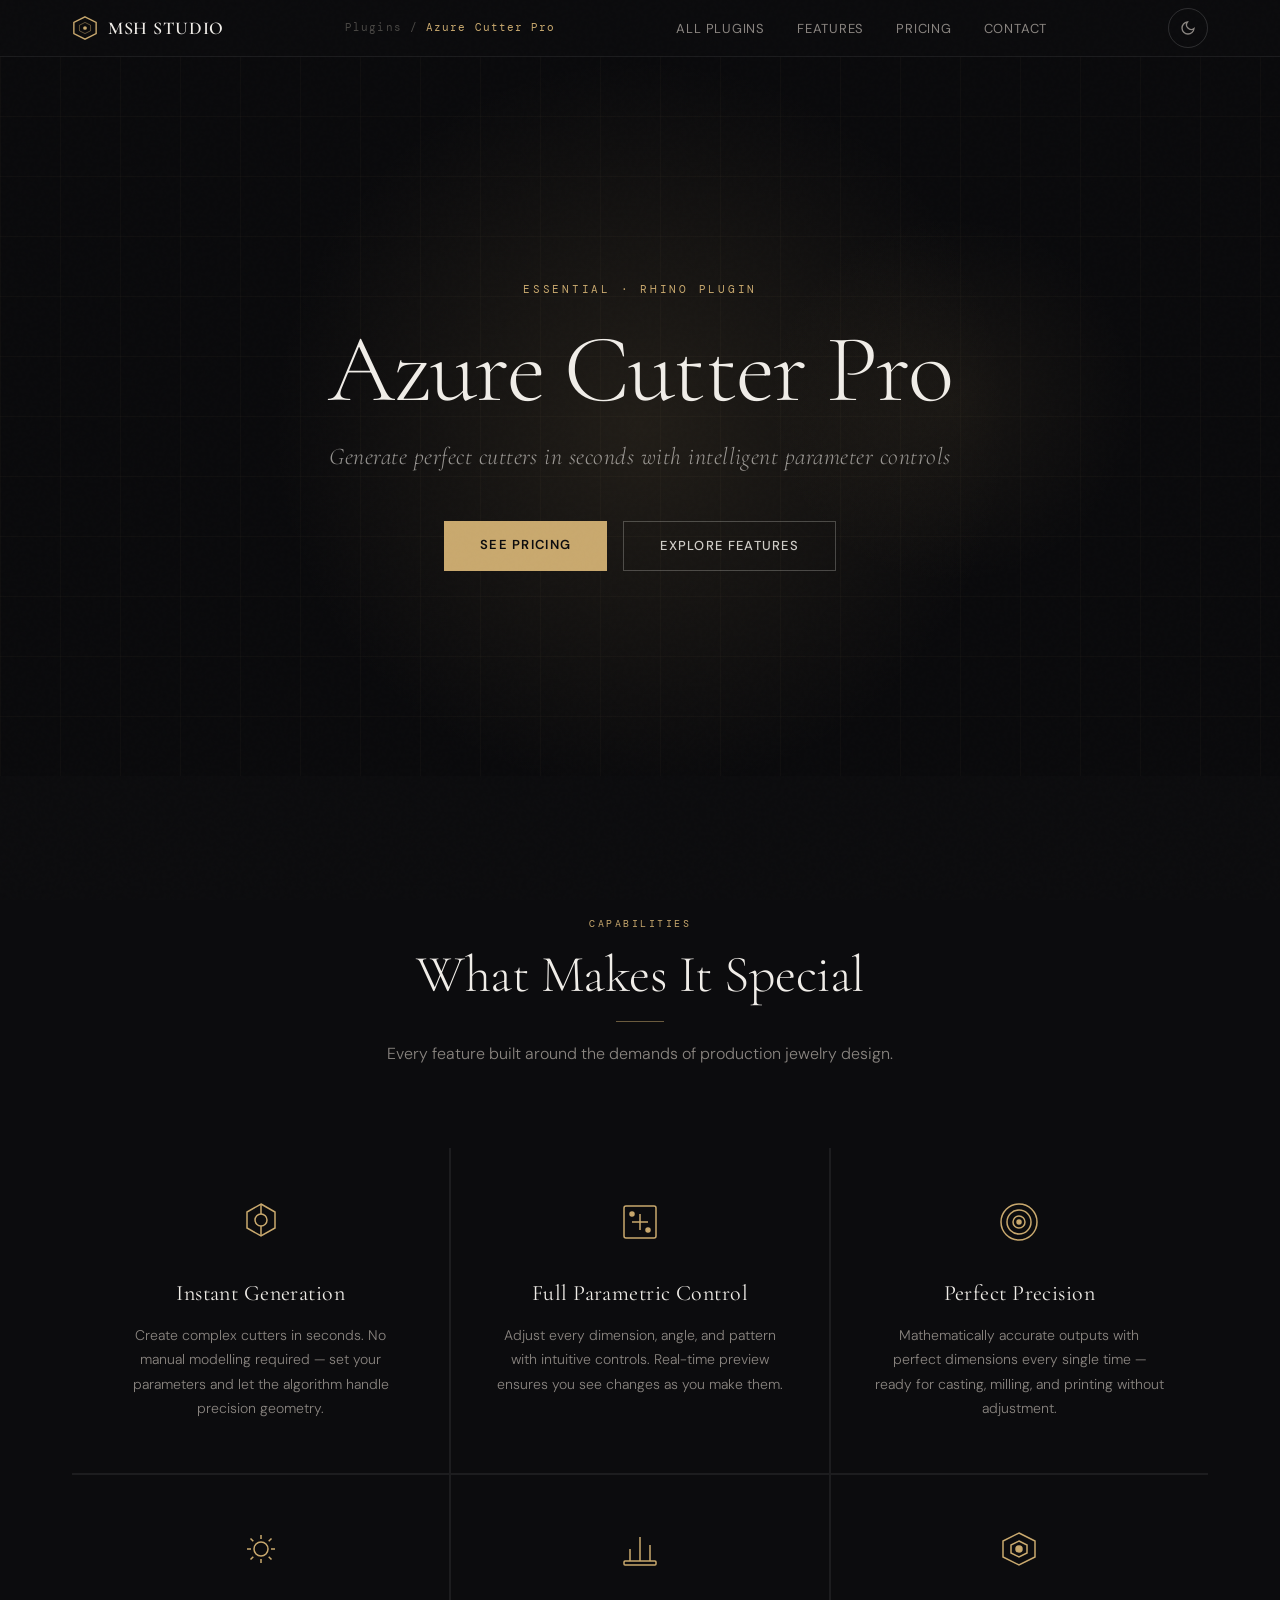
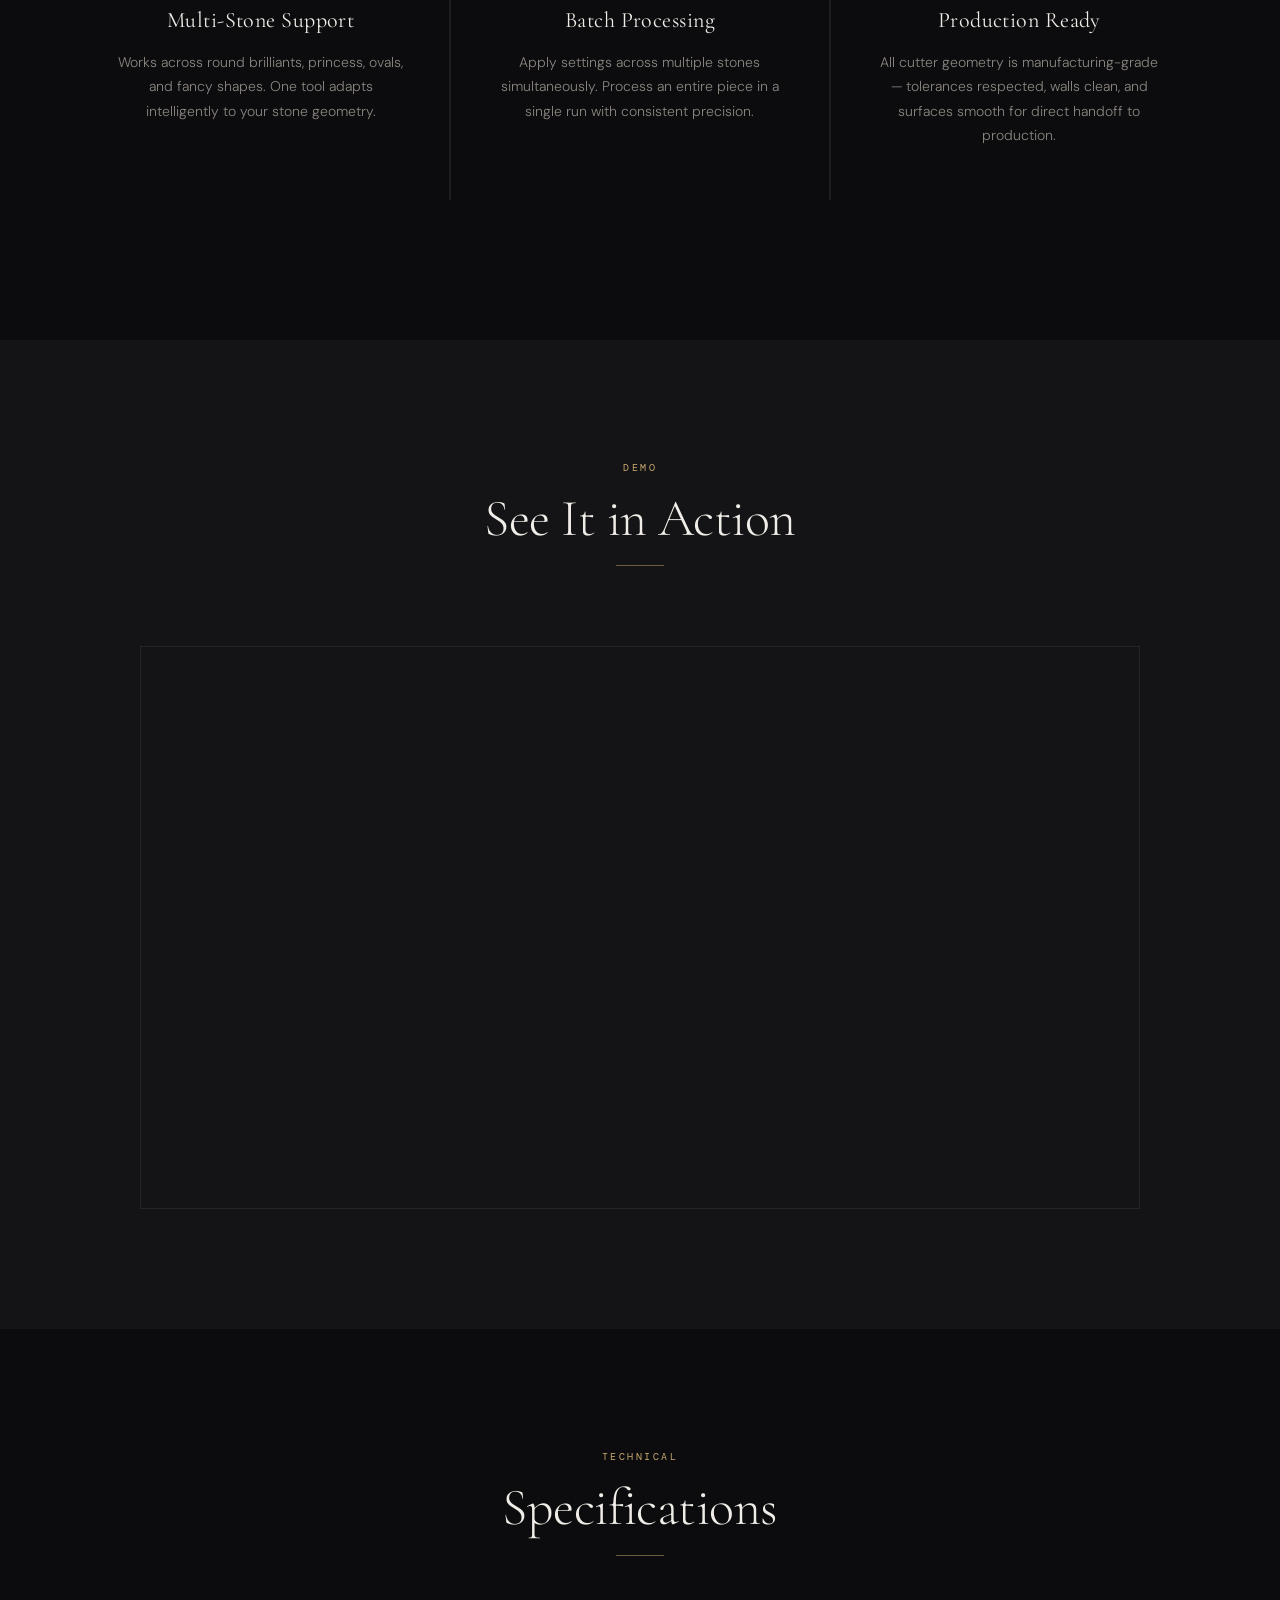
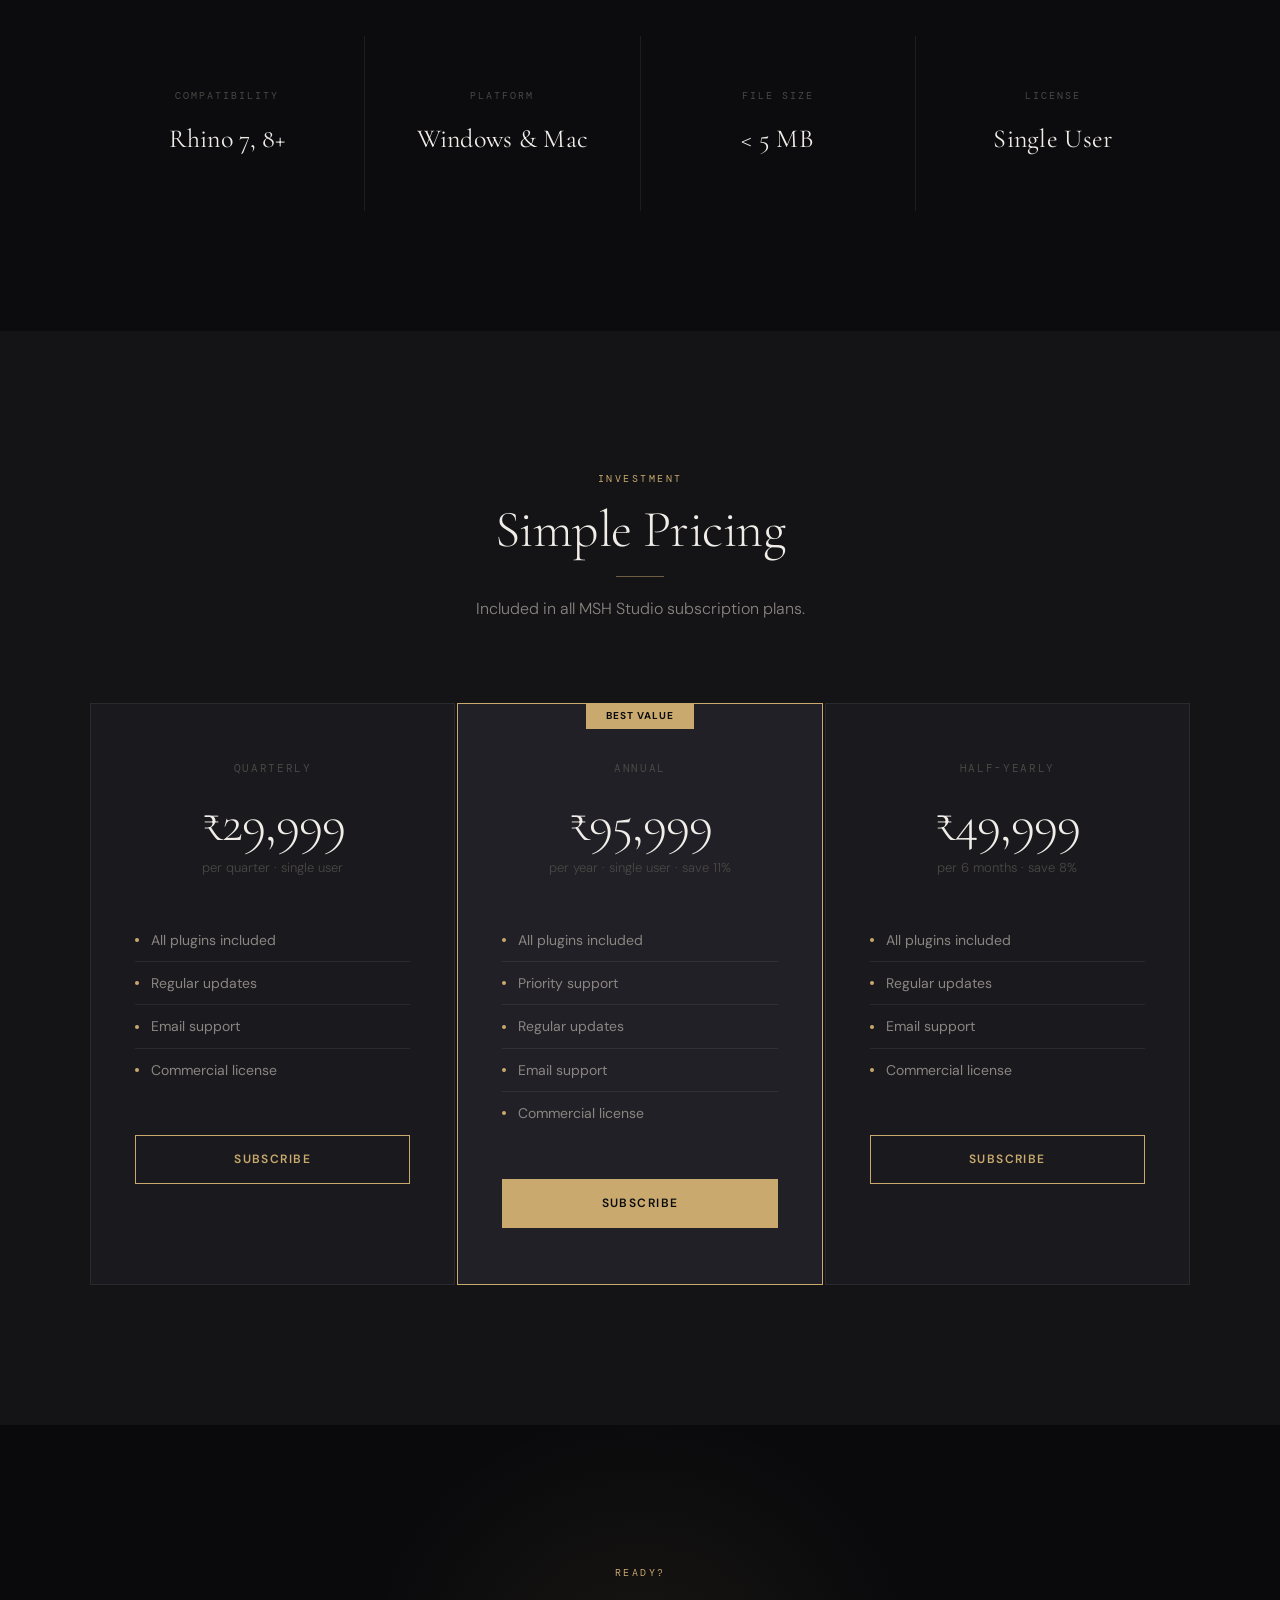
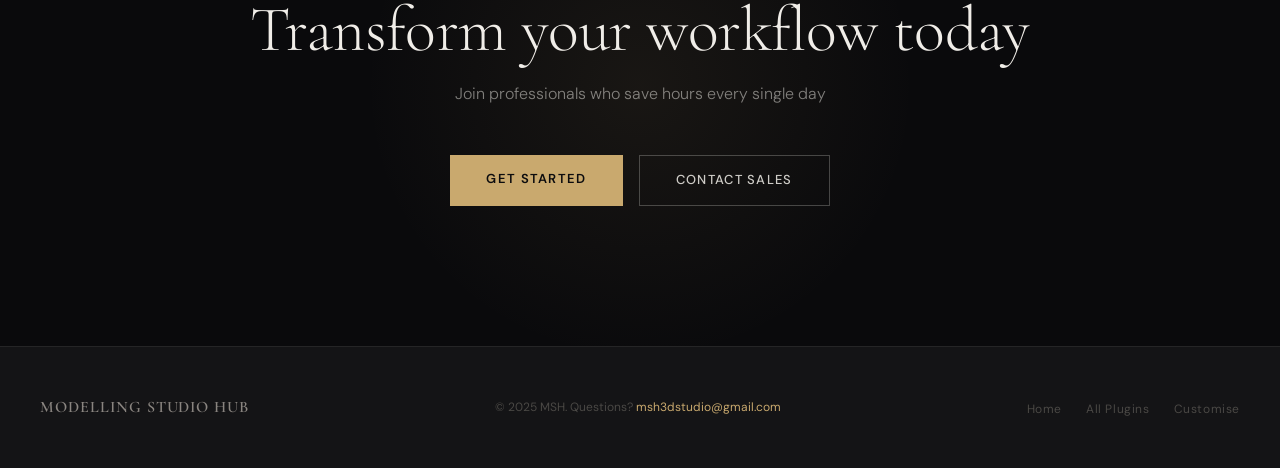
<file: azure-cutter-pro.html>
<!DOCTYPE html>
<html lang="en" data-theme="dark">
<head>
  <meta charset="UTF-8">
  <meta name="viewport" content="width=device-width, initial-scale=1.0">
  <title>Azure Cutter Pro — Modelling Studio HUB</title>
  <link rel="preconnect" href="https://fonts.googleapis.com">
  <link rel="preconnect" href="https://fonts.gstatic.com" crossorigin>
  <link rel="icon" href="data:image/svg+xml,%3Csvg xmlns='http://www.w3.org/2000/svg' viewBox='0 0 64 64'%3E%3Crect width='64' height='64' rx='10' fill='%230c0c0e'/%3E%3Cpolygon points='32,5 56,18 56,46 32,59 8,46 8,18' fill='none' stroke='%23c9a96e' stroke-width='3'/%3E%3Cpolygon points='32,18 44,24 44,40 32,46 20,40 20,24' fill='none' stroke='%23c9a96e' stroke-width='2' opacity='.65'/%3E%3Ccircle cx='32' cy='32' r='4.5' fill='%23c9a96e'/%3E%3C/svg%3E">
  <link href="https://fonts.googleapis.com/css2?family=Cormorant+Garamond:ital,wght@0,300;0,400;0,600;1,300;1,400&family=DM+Sans:wght@300;400;500;600&family=DM+Mono:wght@400;500&display=swap" rel="stylesheet">
  <style>
    /* ====== THEME VARIABLES ====== */
    :root { --transition-theme: color 0.4s ease, background-color 0.4s ease, border-color 0.4s ease; }
    [data-theme="dark"] {
      --bg-base:#0c0c0e; --bg-surface:#141416; --bg-card:#1a1a1e; --bg-card-hover:#202026;
      --bg-glass:rgba(20,20,22,0.85); --border:rgba(255,255,255,0.07); --border-strong:rgba(255,255,255,0.14);
      --text-primary:#f0ede8; --text-secondary:#8a8580; --text-muted:#4a4845;
      --accent-gold:#c9a96e; --accent-gold-lt:#e8c99a; --accent-glow:rgba(201,169,110,0.12);
      --shadow-card:0 8px 40px rgba(0,0,0,0.5); --nav-bg:rgba(12,12,14,0.9);
      --tag-bg:rgba(201,169,110,0.1); --tag-color:#c9a96e; --hero-bg:#0a0a0c;
    }
    [data-theme="light"] {
      --bg-base:#faf9f7; --bg-surface:#f4f2ee; --bg-card:#ffffff; --bg-card-hover:#f9f8f6;
      --bg-glass:rgba(250,249,247,0.9); --border:rgba(0,0,0,0.07); --border-strong:rgba(0,0,0,0.13);
      --text-primary:#1a1714; --text-secondary:#6b6560; --text-muted:#b5b0aa;
      --accent-gold:#9a7340; --accent-gold-lt:#c9a96e; --accent-glow:rgba(154,115,64,0.07);
      --shadow-card:0 2px 20px rgba(0,0,0,0.08); --nav-bg:rgba(250,249,247,0.92);
      --tag-bg:rgba(154,115,64,0.08); --tag-color:#9a7340; --hero-bg:#0f0f12;
    }

    /* ====== BASE ====== */
    *,*::before,*::after{margin:0;padding:0;box-sizing:border-box}
    html{scroll-behavior:smooth}
    body{font-family:'DM Sans',sans-serif;background:var(--bg-base);color:var(--text-primary);overflow-x:hidden;transition:var(--transition-theme);line-height:1.6}
    ::-webkit-scrollbar{width:4px}::-webkit-scrollbar-track{background:var(--bg-base)}::-webkit-scrollbar-thumb{background:var(--accent-gold);border-radius:2px}
    body::before{content:'';position:fixed;inset:0;background-image:url("data:image/svg+xml,%3Csvg viewBox='0 0 256 256' xmlns='http://www.w3.org/2000/svg'%3E%3Cfilter id='n'%3E%3CfeTurbulence type='fractalNoise' baseFrequency='0.9' numOctaves='4' stitchTiles='stitch'/%3E%3C/filter%3E%3Crect width='100%25' height='100%25' filter='url(%23n)' opacity='0.03'/%3E%3C/svg%3E");pointer-events:none;z-index:9999;opacity:0.4}

    /* ====== NAV ====== */
    nav{position:fixed;top:0;width:100%;background:var(--nav-bg);backdrop-filter:saturate(200%) blur(24px);-webkit-backdrop-filter:saturate(200%) blur(24px);z-index:1000;border-bottom:1px solid var(--border);transition:var(--transition-theme)}
    .nav-container{max-width:1200px;margin:0 auto;padding:0 32px;display:flex;justify-content:space-between;align-items:center;height:56px}
    .logo{display:flex;align-items:center;gap:10px;text-decoration:none}
    .logo-text{font-family:'Cormorant Garamond',serif;font-size:18px;font-weight:600;color:var(--text-primary);letter-spacing:0.04em;text-transform:uppercase;transition:color 0.3s}
    .nav-links{display:flex;gap:32px;list-style:none;align-items:center}
    .nav-links a{color:var(--text-secondary);text-decoration:none;font-size:13px;letter-spacing:0.06em;text-transform:uppercase;transition:color 0.3s}
    .nav-links a:hover{color:var(--accent-gold)}
    .nav-breadcrumb{font-family:'DM Mono',monospace;font-size:11px;color:var(--text-muted);letter-spacing:0.1em}
    .nav-breadcrumb span{color:var(--accent-gold)}
    .theme-toggle{width:40px;height:40px;border-radius:50%;border:1px solid var(--border-strong);background:transparent;cursor:pointer;display:flex;align-items:center;justify-content:center;color:var(--text-secondary);transition:all 0.3s;position:relative;overflow:hidden}
    .theme-toggle:hover{border-color:var(--accent-gold);color:var(--accent-gold)}
    .theme-toggle svg{position:absolute;transition:transform 0.4s ease,opacity 0.4s ease}
    .icon-sun{opacity:0;transform:rotate(-90deg) scale(0.5)}
    .icon-moon{opacity:1;transform:rotate(0deg) scale(1)}
    [data-theme="light"] .icon-sun{opacity:1;transform:rotate(0deg) scale(1)}
    [data-theme="light"] .icon-moon{opacity:0;transform:rotate(90deg) scale(0.5)}

    /* ====== HERO ====== */
    .hero{margin-top:56px;min-height:80vh;display:flex;flex-direction:column;justify-content:center;align-items:center;text-align:center;padding:100px 32px 80px;background:var(--hero-bg);position:relative;overflow:hidden}
    .hero-glow{position:absolute;width:800px;height:800px;border-radius:50%;background:radial-gradient(circle,rgba(201,169,110,0.12) 0%,transparent 65%);animation:pulse 8s ease-in-out infinite;pointer-events:none}
    .hero-glow-2{position:absolute;width:400px;height:400px;border-radius:50%;background:radial-gradient(circle,rgba(201,169,110,0.07) 0%,transparent 65%);animation:pulse 6s ease-in-out infinite reverse;top:20%;right:10%;pointer-events:none}
    @keyframes pulse{0%,100%{transform:scale(1);opacity:0.6}50%{transform:scale(1.15);opacity:1}}
    .hero-grid-lines{position:absolute;inset:0;background-image:linear-gradient(rgba(201,169,110,0.03) 1px,transparent 1px),linear-gradient(90deg,rgba(201,169,110,0.03) 1px,transparent 1px);background-size:60px 60px;pointer-events:none}
    .hero-content{position:relative;z-index:2;max-width:800px}
    .hero-eyebrow{font-family:'DM Mono',monospace;font-size:11px;letter-spacing:0.25em;text-transform:uppercase;color:var(--accent-gold);margin-bottom:24px;opacity:0;animation:fadeUp 0.8s ease 0.2s forwards}
    .hero-title{font-family:'Cormorant Garamond',serif;font-size:clamp(48px,8vw,96px);font-weight:300;line-height:1.0;letter-spacing:-0.02em;color:#f0ede8;margin-bottom:20px;opacity:0;animation:fadeUp 0.9s ease 0.35s forwards}
    .hero-subtitle{font-family:'Cormorant Garamond',serif;font-size:clamp(18px,2.5vw,24px);font-weight:300;font-style:italic;color:rgba(240,237,232,0.6);margin-bottom:44px;letter-spacing:0.02em;opacity:0;animation:fadeUp 0.9s ease 0.5s forwards}
    .hero-cta{opacity:0;animation:fadeUp 0.9s ease 0.65s forwards;display:flex;gap:16px;justify-content:center}
    .btn-gold{background:var(--accent-gold);color:#0c0c0e;padding:14px 36px;text-decoration:none;font-size:13px;font-weight:600;letter-spacing:0.1em;text-transform:uppercase;transition:all 0.3s;display:inline-block}
    .btn-gold:hover{background:var(--accent-gold-lt);transform:translateY(-2px);box-shadow:0 12px 32px rgba(201,169,110,0.3)}
    .btn-outline-hero{background:transparent;color:rgba(240,237,232,0.85);padding:14px 36px;text-decoration:none;font-size:13px;font-weight:500;letter-spacing:0.1em;text-transform:uppercase;border:1px solid rgba(240,237,232,0.25);transition:all 0.3s;display:inline-block}
    .btn-outline-hero:hover{border-color:var(--accent-gold);color:var(--accent-gold)}
    @keyframes fadeUp{from{opacity:0;transform:translateY(24px)}to{opacity:1;transform:translateY(0)}}

    /* ====== SECTION COMMONS ====== */
    .section-label{font-family:'DM Mono',monospace;font-size:10px;letter-spacing:0.25em;text-transform:uppercase;color:var(--accent-gold);margin-bottom:14px}
    .section-title{font-family:'Cormorant Garamond',serif;font-size:clamp(32px,5vw,52px);font-weight:300;letter-spacing:-0.01em;line-height:1.1;color:var(--text-primary);margin-bottom:14px}
    .section-subtitle{font-size:16px;color:var(--text-secondary);font-weight:300;line-height:1.75}
    .divider{width:48px;height:1px;background:var(--accent-gold);margin:18px auto;opacity:0.5}
    .section-header{text-align:center;margin-bottom:80px}

    /* ====== FEATURES ====== */
    .features-section{padding:140px 32px;max-width:1200px;margin:0 auto}
    .features-grid{display:grid;grid-template-columns:repeat(auto-fit,minmax(300px,1fr));gap:2px;background:var(--border)}
    .feature-card{background:var(--bg-base);padding:52px 44px;text-align:center;transition:background 0.3s;position:relative;overflow:hidden}
    .feature-card::after{content:'';position:absolute;bottom:0;left:50%;transform:translateX(-50%);width:0;height:1px;background:var(--accent-gold);transition:width 0.4s}
    .feature-card:hover{background:var(--bg-card)}
    .feature-card:hover::after{width:60%}
    .feature-icon{width:44px;height:44px;margin:0 auto 24px;color:var(--accent-gold)}
    .feature-title{font-family:'Cormorant Garamond',serif;font-size:22px;font-weight:400;color:var(--text-primary);margin-bottom:12px;letter-spacing:0.02em}
    .feature-desc{font-size:14px;color:var(--text-secondary);line-height:1.75;font-weight:300}

    /* ====== VIDEO ====== */
    .video-section{padding:120px 32px;background:var(--bg-surface);transition:var(--transition-theme)}
    .video-wrapper{max-width:1000px;margin:0 auto;border:1px solid var(--border);position:relative;overflow:hidden}
    .video-wrapper::before{content:'';position:absolute;inset:-1px;padding:1px;background:linear-gradient(135deg,var(--accent-gold) 0%,transparent 50%,var(--accent-gold) 100%);-webkit-mask:linear-gradient(#fff 0 0) content-box,linear-gradient(#fff 0 0);-webkit-mask-composite:xor;mask-composite:exclude;opacity:0.25;z-index:1;pointer-events:none}
    .video-wrapper iframe{width:100%;aspect-ratio:16/9;border:none;display:block}

    /* ====== SPECS ====== */
    .specs-section{padding:120px 32px;background:var(--bg-base);transition:var(--transition-theme)}
    .specs-grid{display:grid;grid-template-columns:repeat(4,1fr);gap:1px;max-width:1100px;margin:0 auto;background:var(--border)}
    .spec-item{background:var(--bg-base);padding:52px 40px;text-align:center;transition:background 0.3s}
    .spec-item:hover{background:var(--bg-card)}
    .spec-label{font-family:'DM Mono',monospace;font-size:10px;color:var(--text-muted);letter-spacing:0.2em;text-transform:uppercase;margin-bottom:14px}
    .spec-value{font-family:'Cormorant Garamond',serif;font-size:26px;font-weight:400;color:var(--text-primary);letter-spacing:0.01em}

    /* ====== CTA ====== */
    .cta-section{padding:140px 32px;background:var(--hero-bg);text-align:center;position:relative;overflow:hidden}
    .cta-glow{position:absolute;width:600px;height:600px;border-radius:50%;background:radial-gradient(circle,rgba(201,169,110,0.08) 0%,transparent 65%);left:50%;top:50%;transform:translate(-50%,-50%);pointer-events:none}
    .cta-content{position:relative;z-index:1}
    .cta-title{font-family:'Cormorant Garamond',serif;font-size:clamp(36px,5vw,64px);font-weight:300;color:#f0ede8;margin-bottom:16px;letter-spacing:-0.01em;line-height:1.1}
    .cta-subtitle{font-size:16px;color:rgba(240,237,232,0.5);margin-bottom:48px;font-weight:300}
    .cta-buttons{display:flex;gap:16px;justify-content:center}

    /* ====== PRICING ====== */
    .pricing-section{padding:140px 32px;background:var(--bg-surface);transition:var(--transition-theme)}
    .pricing-grid{display:grid;grid-template-columns:repeat(3,1fr);gap:2px;max-width:1100px;margin:0 auto}
    .pricing-card{background:var(--bg-card);border:1px solid var(--border);padding:56px 44px;text-align:center;position:relative;transition:all 0.4s}
    .pricing-card:hover{border-color:var(--border-strong);box-shadow:var(--shadow-card);transform:translateY(-4px)}
    .pricing-card.featured{border-color:var(--accent-gold);background:var(--bg-card-hover)}
    .pricing-badge{position:absolute;top:-1px;left:50%;transform:translateX(-50%);background:var(--accent-gold);color:#0c0c0e;padding:5px 20px;font-size:10px;font-weight:700;letter-spacing:0.1em;text-transform:uppercase}
    .pricing-period{font-family:'DM Mono',monospace;font-size:11px;letter-spacing:0.15em;text-transform:uppercase;color:var(--text-muted);margin-bottom:20px}
    .pricing-amount{font-family:'Cormorant Garamond',serif;font-size:52px;font-weight:300;color:var(--text-primary);letter-spacing:-0.02em;line-height:1;margin-bottom:8px}
    .pricing-duration{font-size:13px;color:var(--text-muted);margin-bottom:40px;font-weight:300}
    .pricing-features{list-style:none;margin-bottom:44px;text-align:left}
    .pricing-features li{padding:10px 0;font-size:14px;color:var(--text-secondary);display:flex;align-items:center;gap:12px;border-bottom:1px solid var(--border)}
    .pricing-features li:last-child{border-bottom:none}
    .pricing-features li::before{content:'';width:4px;height:4px;background:var(--accent-gold);border-radius:50%;flex-shrink:0}
    .btn-pricing{display:block;text-align:center;padding:14px 32px;background:transparent;border:1px solid var(--accent-gold);color:var(--accent-gold);text-decoration:none;font-size:12px;font-weight:600;letter-spacing:0.12em;text-transform:uppercase;transition:all 0.3s}
    .btn-pricing:hover,.pricing-card.featured .btn-pricing{background:var(--accent-gold);color:#0c0c0e}
    .pricing-card.featured .btn-pricing:hover{background:var(--accent-gold-lt);border-color:var(--accent-gold-lt)}

    /* ====== FOOTER ====== */
    footer{background:var(--bg-surface);border-top:1px solid var(--border);padding:48px 32px;transition:var(--transition-theme)}
    .footer-inner{max-width:1200px;margin:0 auto;display:flex;justify-content:space-between;align-items:center}
    .footer-logo{font-family:'Cormorant Garamond',serif;font-size:16px;font-weight:600;color:var(--text-secondary);letter-spacing:0.06em;text-transform:uppercase}
    .footer-text{font-size:12px;color:var(--text-muted)}
    .footer-text a{color:var(--accent-gold);text-decoration:none}
    .footer-links{display:flex;gap:24px;list-style:none}
    .footer-links a{color:var(--text-muted);text-decoration:none;font-size:12px;letter-spacing:0.05em;transition:color 0.3s}
    .footer-links a:hover{color:var(--accent-gold)}

    /* ====== REVEAL ====== */
    .reveal{opacity:0;transform:translateY(28px);transition:opacity 0.8s ease,transform 0.8s ease}
    .reveal.visible{opacity:1;transform:translateY(0)}
    .reveal-delay-1{transition-delay:0.1s}.reveal-delay-2{transition-delay:0.2s}.reveal-delay-3{transition-delay:0.3s}

    /* ====== RESPONSIVE ====== */
    @media(max-width:900px){.specs-grid{grid-template-columns:repeat(2,1fr)}.pricing-grid{grid-template-columns:1fr}.nav-links{display:none}.footer-inner{flex-direction:column;gap:16px;text-align:center}}
    @media(max-width:600px){.hero-cta{flex-direction:column;align-items:center}.cta-buttons{flex-direction:column;align-items:center}}
  </style>
</head>
<body>

  <nav>
    <div class="nav-container">
      <a href="index.html" class="logo">
        <svg width="26" height="26" viewBox="0 0 28 28" fill="none"><polygon points="14,2 26,8 26,20 14,26 2,20 2,8" stroke="var(--accent-gold)" stroke-width="1.5" fill="none"/><polygon points="14,8 20,11 20,17 14,20 8,17 8,11" stroke="var(--accent-gold)" stroke-width="1" fill="none" opacity="0.5"/><circle cx="14" cy="14" r="2" fill="var(--accent-gold)"/></svg>
        <span class="logo-text">MSH Studio</span>
      </a>
      <div class="nav-breadcrumb">Plugins / <span>Azure Cutter Pro</span></div>
      <ul class="nav-links">
        <li><a href="index.html#plugins">All Plugins</a></li>
        <li><a href="#features">Features</a></li>
        <li><a href="#pricing">Pricing</a></li>
        <li><a href="index.html#contact">Contact</a></li>
      </ul>
      <button class="theme-toggle" id="themeToggle" aria-label="Toggle theme">
        <svg class="icon-sun" width="16" height="16" viewBox="0 0 24 24" fill="none" stroke="currentColor" stroke-width="2"><circle cx="12" cy="12" r="5"/><line x1="12" y1="1" x2="12" y2="3"/><line x1="12" y1="21" x2="12" y2="23"/><line x1="4.22" y1="4.22" x2="5.64" y2="5.64"/><line x1="18.36" y1="18.36" x2="19.78" y2="19.78"/><line x1="1" y1="12" x2="3" y2="12"/><line x1="21" y1="12" x2="23" y2="12"/><line x1="4.22" y1="19.78" x2="5.64" y2="18.36"/><line x1="18.36" y1="5.64" x2="19.78" y2="4.22"/></svg>
        <svg class="icon-moon" width="16" height="16" viewBox="0 0 24 24" fill="none" stroke="currentColor" stroke-width="2"><path d="M21 12.79A9 9 0 1 1 11.21 3 7 7 0 0 0 21 12.79z"/></svg>
      </button>
    </div>
  </nav>

  <!-- HERO -->
  <section class="hero">
    <div class="hero-grid-lines"></div>
    <div class="hero-glow"></div>
    <div class="hero-glow-2"></div>
    <div class="hero-content">
      <p class="hero-eyebrow">Essential · Rhino Plugin</p>
      <h1 class="hero-title">Azure Cutter Pro</h1>
      <p class="hero-subtitle">Generate perfect cutters in seconds with intelligent parameter controls</p>
      <div class="hero-cta">
        <a href="#pricing" class="btn-gold">See Pricing</a>
        <a href="#features" class="btn-outline-hero">Explore Features</a>
      </div>
    </div>
  </section>

  <!-- FEATURES -->
  <section id="features" class="features-section">
    <div class="section-header reveal">
      <p class="section-label">Capabilities</p>
      <h2 class="section-title">What Makes It Special</h2>
      <div class="divider"></div>
      <p class="section-subtitle">Every feature built around the demands of production jewelry design.</p>
    </div>
    <div class="features-grid">
      <div class="feature-card reveal reveal-delay-1">
        <svg class="feature-icon" viewBox="0 0 44 44" fill="none" stroke="currentColor" stroke-width="1.5">
          <polygon points="22,4 36,12 36,28 22,36 8,28 8,12"/>
          <circle cx="22" cy="20" r="6"/>
          <line x1="22" y1="4" x2="22" y2="14"/>
          <line x1="22" y1="26" x2="22" y2="36"/>
        </svg>
        <h3 class="feature-title">Instant Generation</h3>
        <p class="feature-desc">Create complex cutters in seconds. No manual modelling required — set your parameters and let the algorithm handle precision geometry.</p>
      </div>
      <div class="feature-card reveal reveal-delay-2">
        <svg class="feature-icon" viewBox="0 0 44 44" fill="none" stroke="currentColor" stroke-width="1.5">
          <rect x="6" y="6" width="32" height="32" rx="2"/>
          <path d="M14 22h16M22 14v16"/>
          <circle cx="14" cy="14" r="2" fill="currentColor"/>
          <circle cx="30" cy="30" r="2" fill="currentColor"/>
        </svg>
        <h3 class="feature-title">Full Parametric Control</h3>
        <p class="feature-desc">Adjust every dimension, angle, and pattern with intuitive controls. Real-time preview ensures you see changes as you make them.</p>
      </div>
      <div class="feature-card reveal reveal-delay-3">
        <svg class="feature-icon" viewBox="0 0 44 44" fill="none" stroke="currentColor" stroke-width="1.5">
          <circle cx="22" cy="22" r="18"/>
          <circle cx="22" cy="22" r="12"/>
          <circle cx="22" cy="22" r="6"/>
          <circle cx="22" cy="22" r="2" fill="currentColor"/>
        </svg>
        <h3 class="feature-title">Perfect Precision</h3>
        <p class="feature-desc">Mathematically accurate outputs with perfect dimensions every single time — ready for casting, milling, and printing without adjustment.</p>
      </div>
      <div class="feature-card reveal reveal-delay-1">
        <svg class="feature-icon" viewBox="0 0 44 44" fill="none" stroke="currentColor" stroke-width="1.5">
          <path d="M8 22h4M32 22h4M22 8v4M22 32v4"/>
          <path d="M11.5 11.5l2.8 2.8M29.7 29.7l2.8 2.8M11.5 32.5l2.8-2.8M29.7 14.3l2.8-2.8"/>
          <circle cx="22" cy="22" r="7"/>
        </svg>
        <h3 class="feature-title">Multi-Stone Support</h3>
        <p class="feature-desc">Works across round brilliants, princess, ovals, and fancy shapes. One tool adapts intelligently to your stone geometry.</p>
      </div>
      <div class="feature-card reveal reveal-delay-2">
        <svg class="feature-icon" viewBox="0 0 44 44" fill="none" stroke="currentColor" stroke-width="1.5">
          <path d="M12 34V22M22 34V10M32 34V18"/>
          <rect x="6" y="34" width="32" height="4" rx="1"/>
        </svg>
        <h3 class="feature-title">Batch Processing</h3>
        <p class="feature-desc">Apply settings across multiple stones simultaneously. Process an entire piece in a single run with consistent precision.</p>
      </div>
      <div class="feature-card reveal reveal-delay-3">
        <svg class="feature-icon" viewBox="0 0 44 44" fill="none" stroke="currentColor" stroke-width="1.5">
          <path d="M22 6L38 14V30L22 38L6 30V14Z"/>
          <path d="M22 14L30 18V26L22 30L14 26V18Z"/>
          <circle cx="22" cy="22" r="3" fill="currentColor"/>
        </svg>
        <h3 class="feature-title">Production Ready</h3>
        <p class="feature-desc">All cutter geometry is manufacturing-grade — tolerances respected, walls clean, and surfaces smooth for direct handoff to production.</p>
      </div>
    </div>
  </section>

  <!-- VIDEO -->
  <section class="video-section">
    <div class="section-header reveal">
      <p class="section-label">Demo</p>
      <h2 class="section-title">See It in Action</h2>
      <div class="divider"></div>
    </div>
    <div class="video-wrapper reveal">
      <iframe src="https://www.youtube.com/embed/CY2yisjVTI4" title="Azure Cutter Pro Demo" frameborder="0" allow="accelerometer; autoplay; clipboard-write; encrypted-media; gyroscope; picture-in-picture; web-share" referrerpolicy="strict-origin-when-cross-origin" allowfullscreen></iframe>
    </div>
  </section>

  <!-- SPECS -->
  <section class="specs-section">
    <div class="section-header reveal">
      <p class="section-label">Technical</p>
      <h2 class="section-title">Specifications</h2>
      <div class="divider"></div>
    </div>
    <div class="specs-grid reveal">
      <div class="spec-item"><div class="spec-label">Compatibility</div><div class="spec-value">Rhino 7, 8+</div></div>
      <div class="spec-item"><div class="spec-label">Platform</div><div class="spec-value">Windows & Mac</div></div>
      <div class="spec-item"><div class="spec-label">File Size</div><div class="spec-value">&lt; 5 MB</div></div>
      <div class="spec-item"><div class="spec-label">License</div><div class="spec-value">Single User</div></div>
    </div>
  </section>

  <!-- PRICING -->
  <section id="pricing" class="pricing-section">
    <div class="section-header reveal">
      <p class="section-label">Investment</p>
      <h2 class="section-title">Simple Pricing</h2>
      <div class="divider"></div>
      <p class="section-subtitle">Included in all MSH Studio subscription plans.</p>
    </div>
    <div class="pricing-grid">
      <div class="pricing-card reveal reveal-delay-1">
        <p class="pricing-period">Quarterly</p>
        <div class="pricing-amount">₹29,999</div>
        <p class="pricing-duration">per quarter · single user</p>
        <ul class="pricing-features">
          <li>All plugins included</li><li>Regular updates</li><li>Email support</li><li>Commercial license</li>
        </ul>
        <a href="mailto:msh3dstudio@gmail.com" class="btn-pricing">Subscribe</a>
      </div>
      <div class="pricing-card featured reveal reveal-delay-2">
        <div class="pricing-badge">Best Value</div>
        <p class="pricing-period">Annual</p>
        <div class="pricing-amount">₹95,999</div>
        <p class="pricing-duration">per year · single user · save 11%</p>
        <ul class="pricing-features">
          <li>All plugins included</li><li>Priority support</li><li>Regular updates</li><li>Email support</li><li>Commercial license</li>
        </ul>
        <a href="mailto:msh3dstudio@gmail.com" class="btn-pricing">Subscribe</a>
      </div>
      <div class="pricing-card reveal reveal-delay-3">
        <p class="pricing-period">Half-Yearly</p>
        <div class="pricing-amount">₹49,999</div>
        <p class="pricing-duration">per 6 months · save 8%</p>
        <ul class="pricing-features">
          <li>All plugins included</li><li>Regular updates</li><li>Email support</li><li>Commercial license</li>
        </ul>
        <a href="mailto:msh3dstudio@gmail.com" class="btn-pricing">Subscribe</a>
      </div>
    </div>
  </section>

  <!-- CTA -->
  <section class="cta-section">
    <div class="cta-glow"></div>
    <div class="cta-content reveal">
      <p class="section-label" style="text-align:center">Ready?</p>
      <h2 class="cta-title">Transform your workflow today</h2>
      <p class="cta-subtitle">Join professionals who save hours every single day</p>
      <div class="cta-buttons">
        <a href="mailto:msh3dstudio@gmail.com" class="btn-gold">Get Started</a>
        <a href="index.html#contact" class="btn-outline-hero">Contact Sales</a>
      </div>
    </div>
  </section>

  <footer>
    <div class="footer-inner">
      <span class="footer-logo">Modelling Studio HUB</span>
      <span class="footer-text">© 2025 MSH. Questions? <a href="mailto:msh3dstudio@gmail.com">msh3dstudio@gmail.com</a></span>
      <ul class="footer-links"><li><a href="index.html">Home</a></li><li><a href="index.html#plugins">All Plugins</a></li><li><a href="customisation-request.html">Customise</a></li></ul>
    </div>
  </footer>

  <script>
    const html = document.documentElement;
    const btn = document.getElementById('themeToggle');
    html.setAttribute('data-theme', localStorage.getItem('msh-theme') || 'dark');
    btn.addEventListener('click', () => {
      const next = html.getAttribute('data-theme') === 'dark' ? 'light' : 'dark';
      html.setAttribute('data-theme', next);
      localStorage.setItem('msh-theme', next);
    });
    const obs = new IntersectionObserver(entries => entries.forEach(e => { if (e.isIntersecting) { e.target.classList.add('visible'); obs.unobserve(e.target); } }), { threshold: 0.1, rootMargin: '0px 0px -40px 0px' });
    document.querySelectorAll('.reveal').forEach(el => obs.observe(el));
    document.querySelectorAll('a[href^="#"]').forEach(a => a.addEventListener('click', e => { const t = document.querySelector(a.getAttribute('href')); if (t) { e.preventDefault(); t.scrollIntoView({ behavior: 'smooth' }); } }));
  </script>
</body>
</html>
</file>
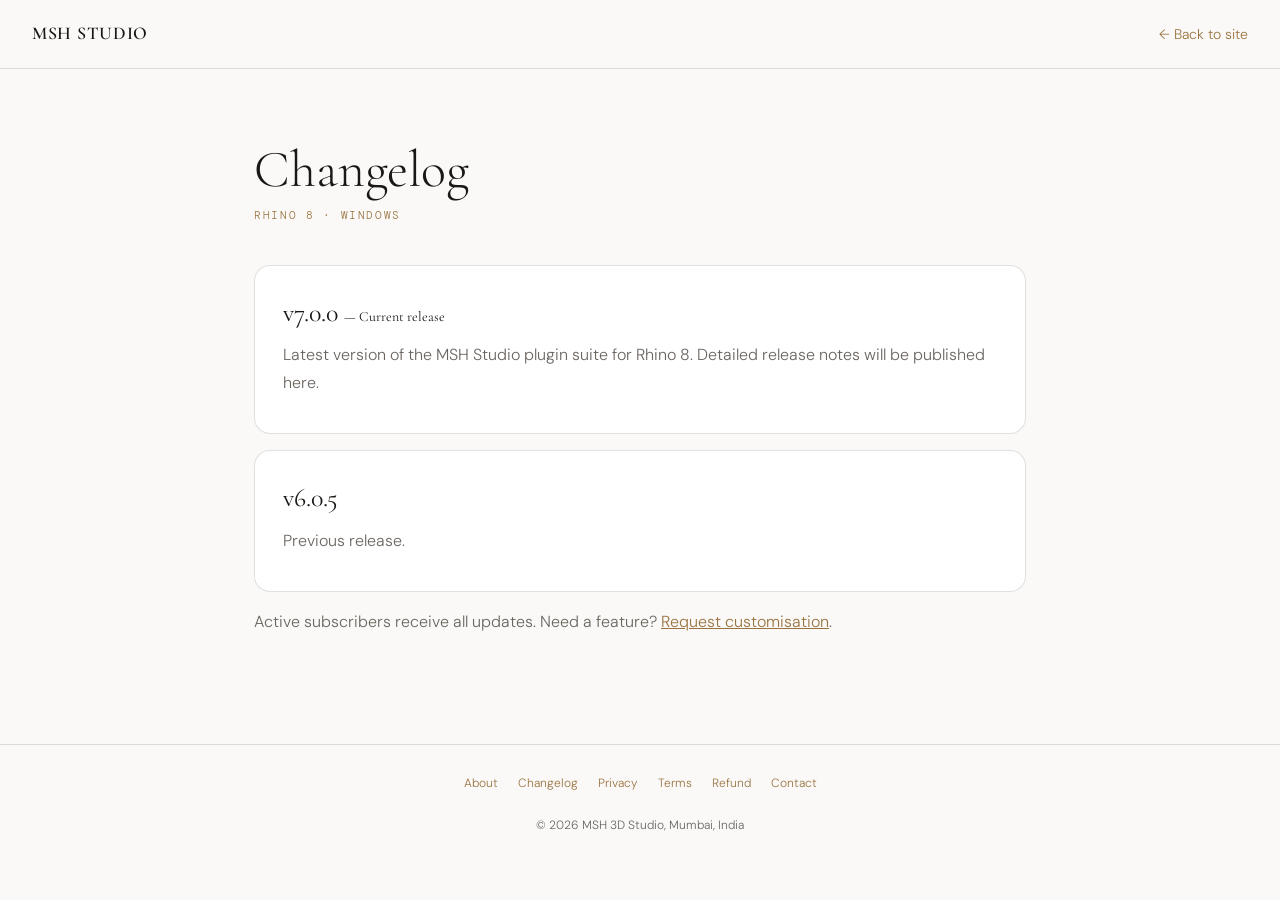
<file: changelog.html>
<!DOCTYPE html>
<html lang="en">
<head>
<meta charset="UTF-8">
<meta name="viewport" content="width=device-width, initial-scale=1.0">
<title>Changelog | MSH Studio</title>
<meta name="description" content="Release history of MSH Studio plugins for Rhino 3D.">
<meta name="robots" content="index, follow">
<link rel="canonical" href="https://msh3d.github.io/msh/changelog.html">
<meta property="og:type" content="website">
<meta property="og:title" content="Changelog | MSH Studio">
<meta property="og:description" content="Release history of MSH Studio plugins for Rhino 3D.">
<meta property="og:url" content="https://msh3d.github.io/msh/changelog.html">
<meta property="og:image" content="https://msh3d.github.io/msh/og-image.png">
<link rel="preconnect" href="https://fonts.googleapis.com">
<link rel="preconnect" href="https://fonts.gstatic.com" crossorigin>
<link href="https://fonts.googleapis.com/css2?family=Cormorant+Garamond:wght@300;400;600&family=DM+Sans:wght@300;400;500&family=DM+Mono:wght@400&display=swap" rel="stylesheet">
<link rel="stylesheet" href="pages.css">
</head>
<body>
<header><a class="brand" href="index.html">MSH Studio</a><a class="back" href="index.html">← Back to site</a></header>
<main>
<h1>Changelog</h1>
<p class="meta">Rhino 8 · Windows</p>

<div class="release"><h2>v7.0.0 <small style="font-size:14px">— Current release</small></h2><p>Latest version of the MSH Studio plugin suite for Rhino 8. Detailed release notes will be published here.</p></div>
<div class="release"><h2>v6.0.5</h2><p>Previous release.</p></div>
<p>Active subscribers receive all updates. Need a feature? <a href="customisation-request.html">Request customisation</a>.</p>

</main>
<footer><a href="about.html">About</a><a href="changelog.html">Changelog</a><a href="privacy.html">Privacy</a><a href="terms.html">Terms</a><a href="refund.html">Refund</a><a href="index.html#contact">Contact</a><br><br>© 2026 MSH 3D Studio, Mumbai, India</footer>
</body>
</html>
</file>
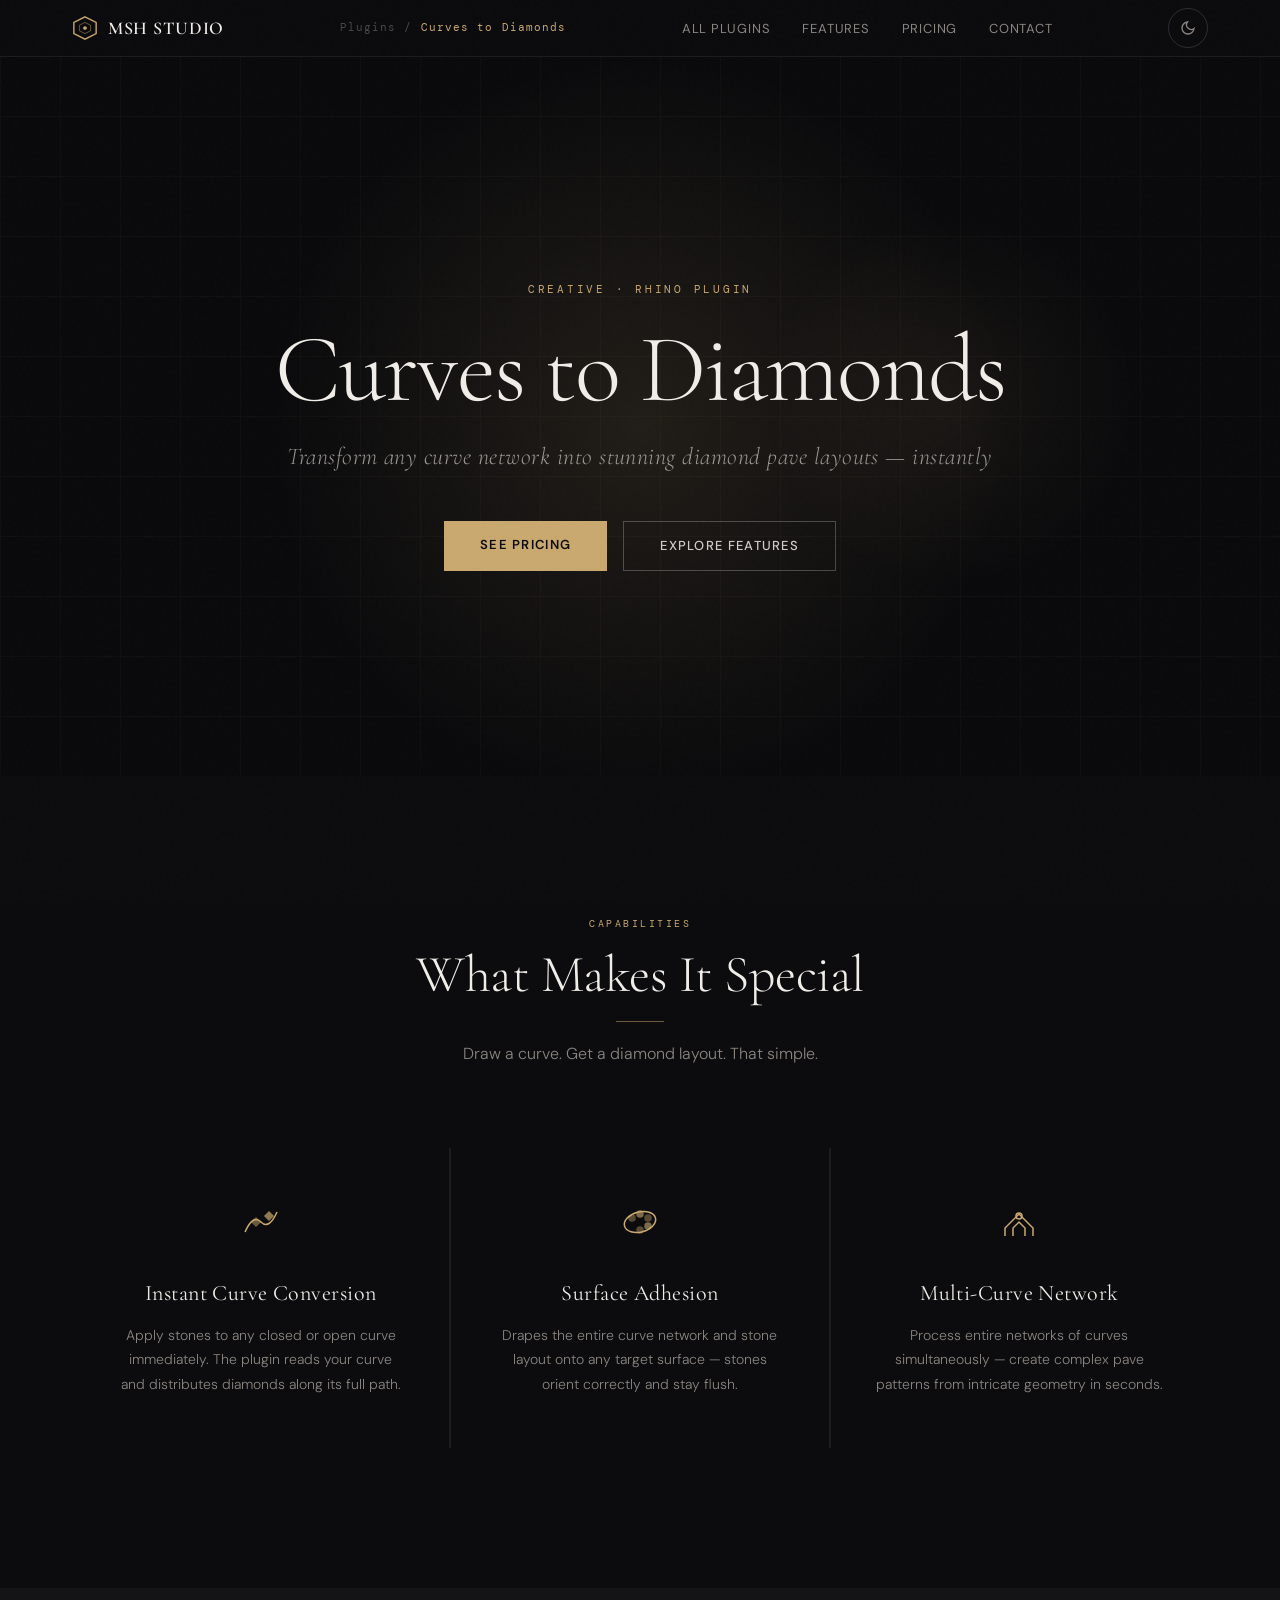
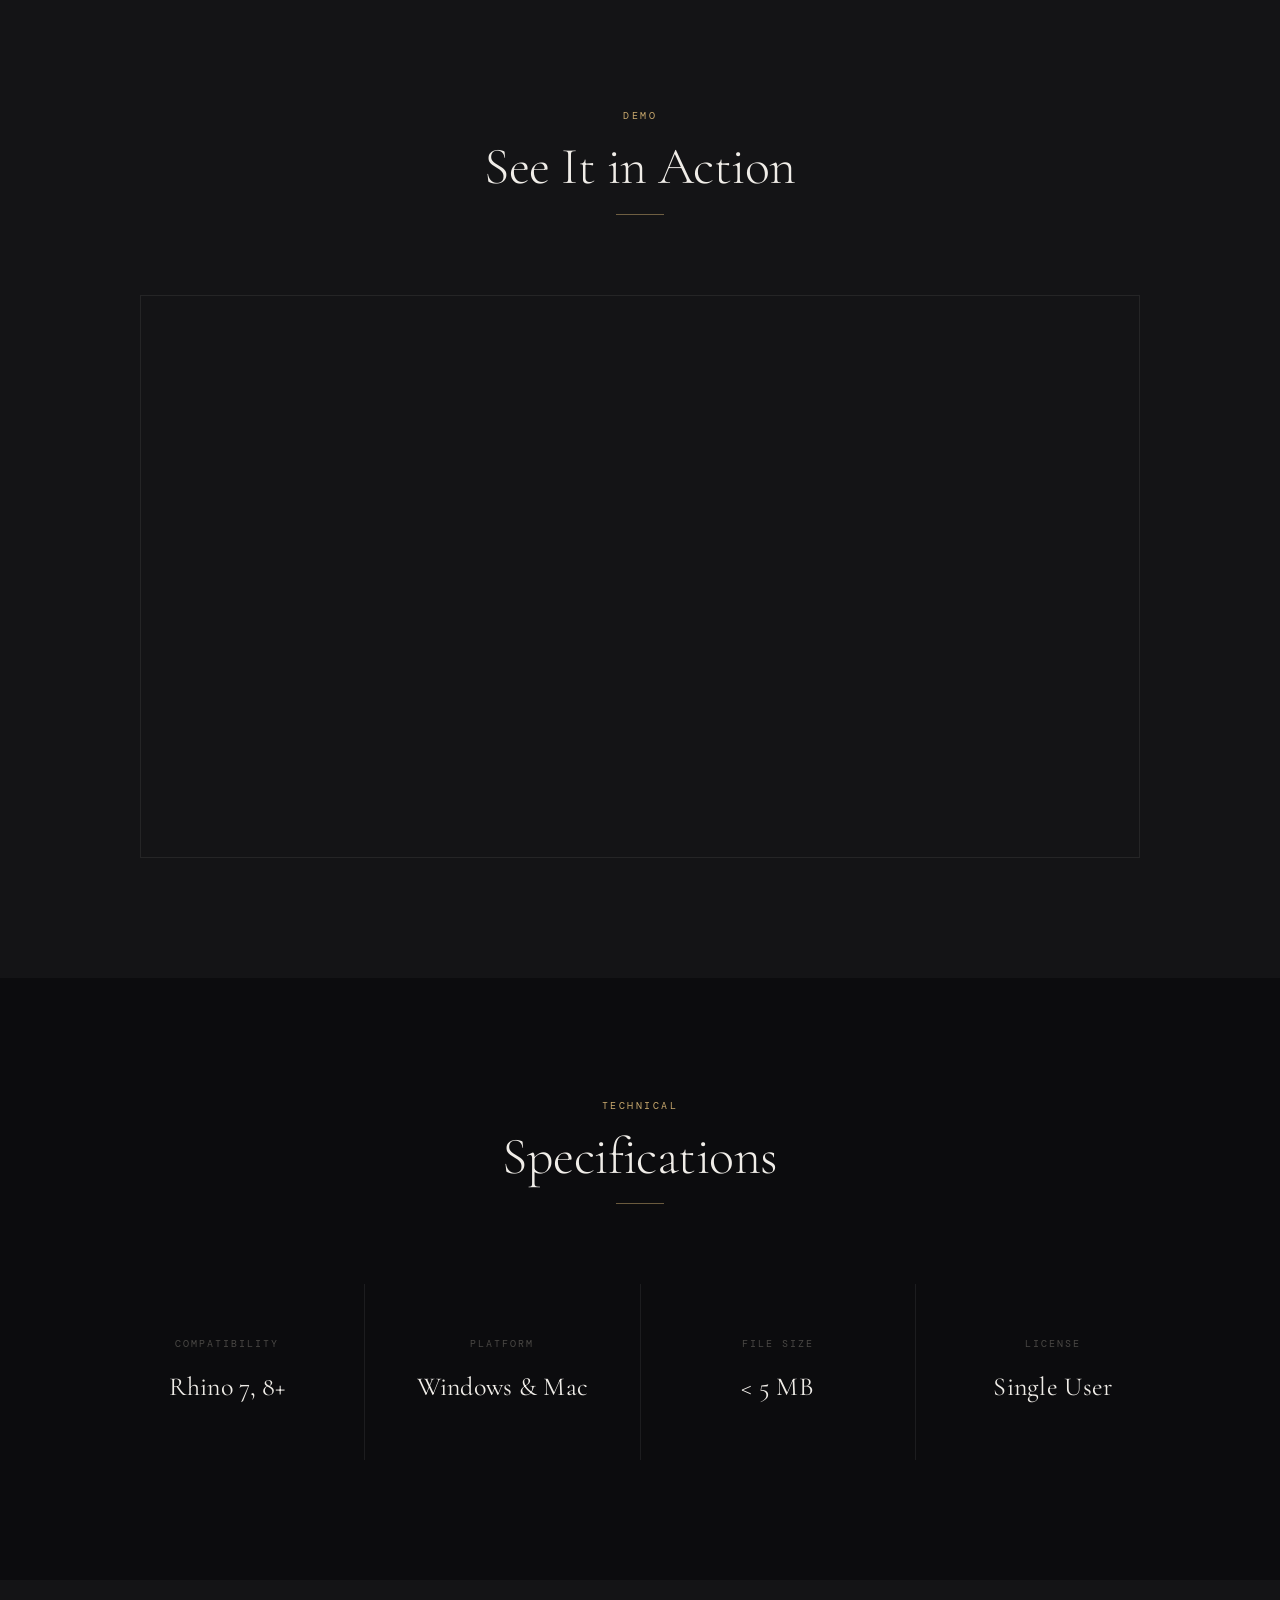
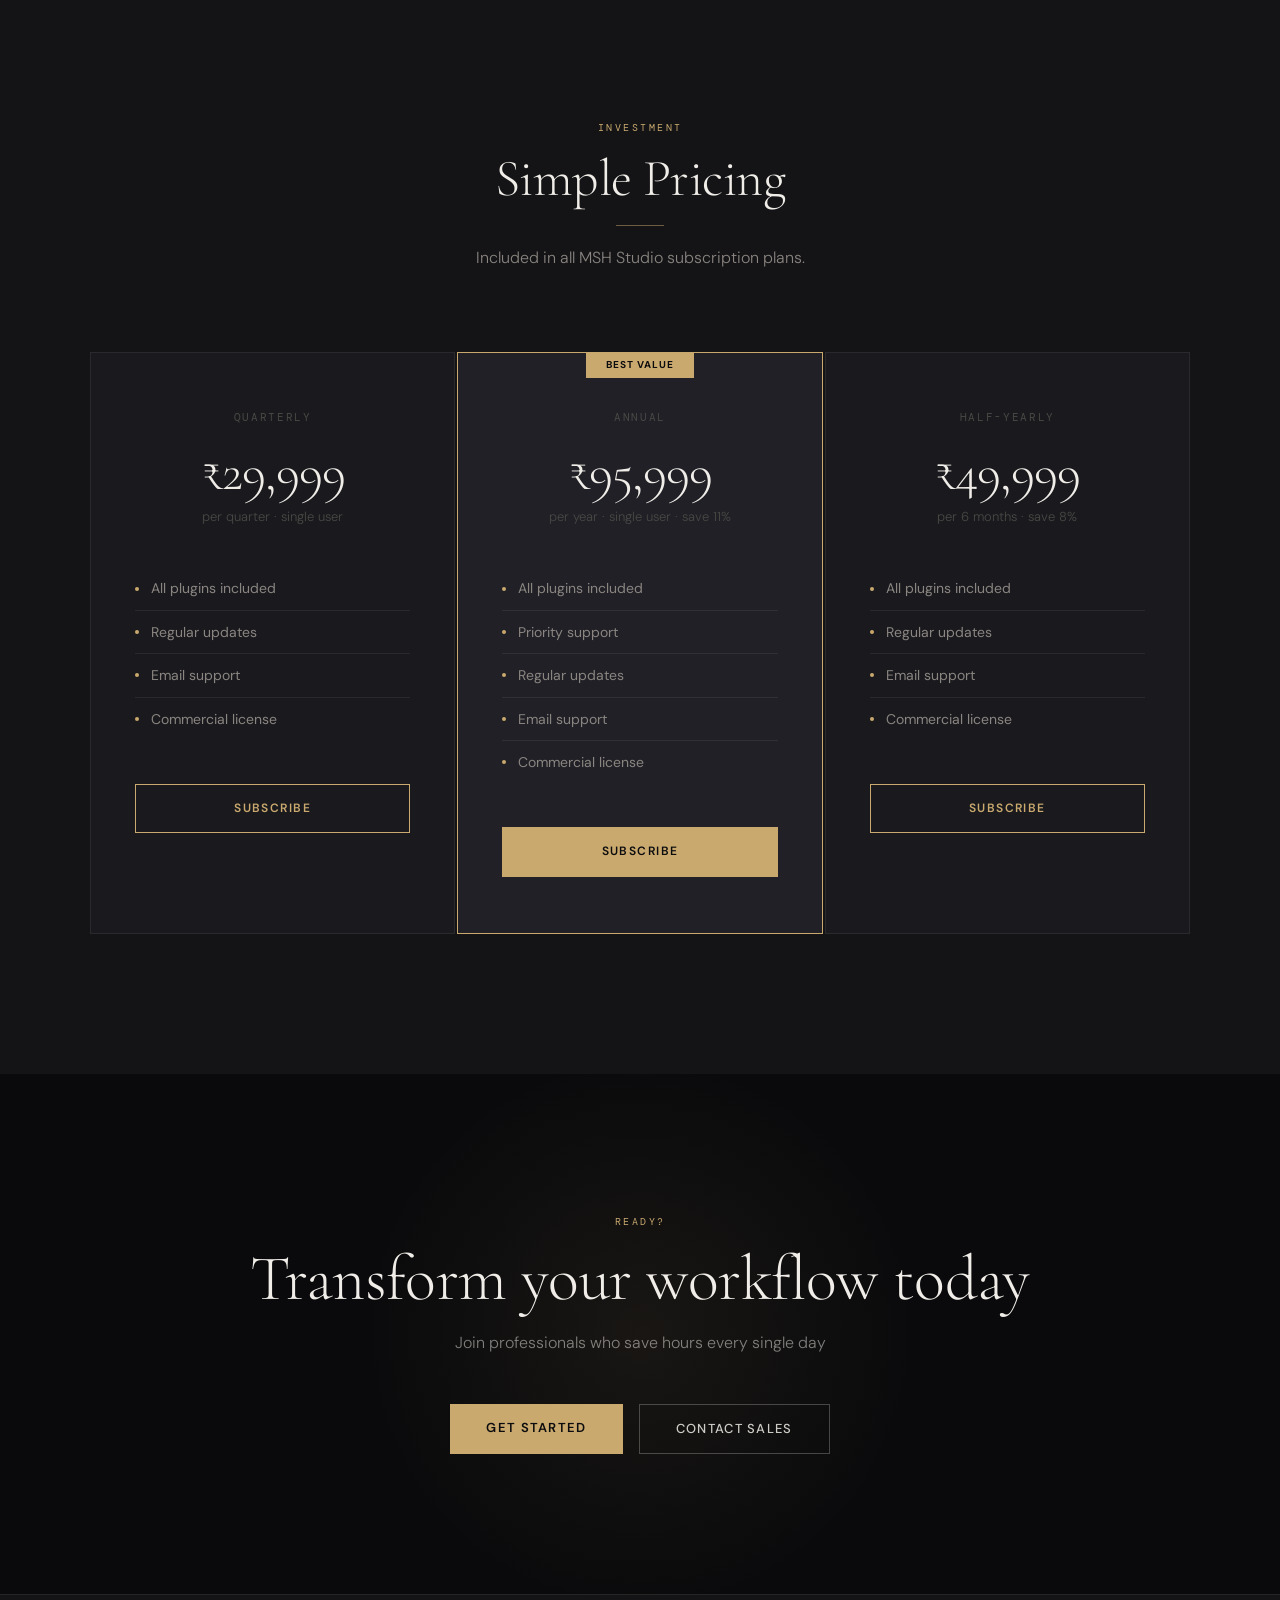
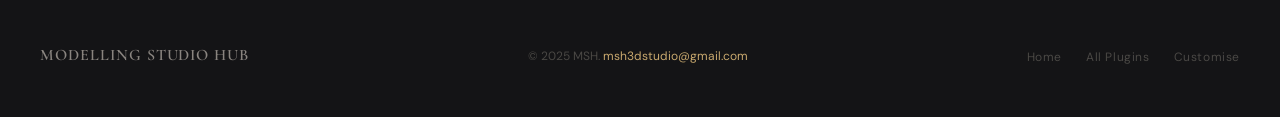
<file: curves-to-diamonds.html>
<!DOCTYPE html>
<html lang="en" data-theme="dark">
<head>
  <meta charset="UTF-8"><meta name="viewport" content="width=device-width, initial-scale=1.0">
  <title>Curves to Diamonds — Modelling Studio HUB</title>
  <link rel="preconnect" href="https://fonts.googleapis.com">
  <link rel="preconnect" href="https://fonts.gstatic.com" crossorigin>
  <link rel="icon" href="data:image/svg+xml,%3Csvg xmlns='http://www.w3.org/2000/svg' viewBox='0 0 64 64'%3E%3Crect width='64' height='64' rx='10' fill='%230c0c0e'/%3E%3Cpolygon points='32,5 56,18 56,46 32,59 8,46 8,18' fill='none' stroke='%23c9a96e' stroke-width='3'/%3E%3Cpolygon points='32,18 44,24 44,40 32,46 20,40 20,24' fill='none' stroke='%23c9a96e' stroke-width='2' opacity='.65'/%3E%3Ccircle cx='32' cy='32' r='4.5' fill='%23c9a96e'/%3E%3C/svg%3E">
  <link href="https://fonts.googleapis.com/css2?family=Cormorant+Garamond:ital,wght@0,300;0,400;0,600;1,300;1,400&family=DM+Sans:wght@300;400;500;600&family=DM+Mono:wght@400;500&display=swap" rel="stylesheet">
  <style>
    :root { --transition-theme: color 0.4s ease, background-color 0.4s ease, border-color 0.4s ease; }
    [data-theme="dark"] {
      --bg-base:#0c0c0e; --bg-surface:#141416; --bg-card:#1a1a1e; --bg-card-hover:#202026;
      --border:rgba(255,255,255,0.07); --border-strong:rgba(255,255,255,0.14);
      --text-primary:#f0ede8; --text-secondary:#8a8580; --text-muted:#4a4845;
      --accent-gold:#c9a96e; --accent-gold-lt:#e8c99a; --accent-glow:rgba(201,169,110,0.12);
      --shadow-card:0 8px 40px rgba(0,0,0,0.5); --nav-bg:rgba(12,12,14,0.9);
      --tag-bg:rgba(201,169,110,0.1); --tag-color:#c9a96e; --hero-bg:#0a0a0c;
    }
    [data-theme="light"] {
      --bg-base:#faf9f7; --bg-surface:#f4f2ee; --bg-card:#ffffff; --bg-card-hover:#f9f8f6;
      --border:rgba(0,0,0,0.07); --border-strong:rgba(0,0,0,0.13);
      --text-primary:#1a1714; --text-secondary:#6b6560; --text-muted:#b5b0aa;
      --accent-gold:#9a7340; --accent-gold-lt:#c9a96e; --accent-glow:rgba(154,115,64,0.07);
      --shadow-card:0 2px 20px rgba(0,0,0,0.08); --nav-bg:rgba(250,249,247,0.92);
      --tag-bg:rgba(154,115,64,0.08); --tag-color:#9a7340; --hero-bg:#0f0f12;
    }
    *,*::before,*::after{margin:0;padding:0;box-sizing:border-box}
    html{scroll-behavior:smooth}
    body{font-family:'DM Sans',sans-serif;background:var(--bg-base);color:var(--text-primary);overflow-x:hidden;transition:var(--transition-theme);line-height:1.6}
    ::-webkit-scrollbar{width:4px}::-webkit-scrollbar-track{background:var(--bg-base)}::-webkit-scrollbar-thumb{background:var(--accent-gold);border-radius:2px}
    body::before{content:'';position:fixed;inset:0;background-image:url("data:image/svg+xml,%3Csvg viewBox='0 0 256 256' xmlns='http://www.w3.org/2000/svg'%3E%3Cfilter id='n'%3E%3CfeTurbulence type='fractalNoise' baseFrequency='0.9' numOctaves='4' stitchTiles='stitch'/%3E%3C/filter%3E%3Crect width='100%25' height='100%25' filter='url(%23n)' opacity='0.03'/%3E%3C/svg%3E");pointer-events:none;z-index:9999;opacity:0.4}
    nav{position:fixed;top:0;width:100%;background:var(--nav-bg);backdrop-filter:saturate(200%) blur(24px);-webkit-backdrop-filter:saturate(200%) blur(24px);z-index:1000;border-bottom:1px solid var(--border);transition:var(--transition-theme)}
    .nav-container{max-width:1200px;margin:0 auto;padding:0 32px;display:flex;justify-content:space-between;align-items:center;height:56px}
    .logo{display:flex;align-items:center;gap:10px;text-decoration:none}
    .logo-text{font-family:'Cormorant Garamond',serif;font-size:18px;font-weight:600;color:var(--text-primary);letter-spacing:0.04em;text-transform:uppercase}
    .nav-links{display:flex;gap:32px;list-style:none;align-items:center}
    .nav-links a{color:var(--text-secondary);text-decoration:none;font-size:13px;letter-spacing:0.06em;text-transform:uppercase;transition:color 0.3s}
    .nav-links a:hover{color:var(--accent-gold)}
    .nav-breadcrumb{font-family:'DM Mono',monospace;font-size:11px;color:var(--text-muted);letter-spacing:0.1em}
    .nav-breadcrumb span{color:var(--accent-gold)}
    .theme-toggle{width:40px;height:40px;border-radius:50%;border:1px solid var(--border-strong);background:transparent;cursor:pointer;display:flex;align-items:center;justify-content:center;color:var(--text-secondary);transition:all 0.3s;position:relative;overflow:hidden}
    .theme-toggle:hover{border-color:var(--accent-gold);color:var(--accent-gold)}
    .theme-toggle svg{position:absolute;transition:transform 0.4s ease,opacity 0.4s ease}
    .icon-sun{opacity:0;transform:rotate(-90deg) scale(0.5)}
    .icon-moon{opacity:1;transform:rotate(0deg) scale(1)}
    [data-theme="light"] .icon-sun{opacity:1;transform:rotate(0deg) scale(1)}
    [data-theme="light"] .icon-moon{opacity:0;transform:rotate(90deg) scale(0.5)}
    .hero{margin-top:56px;min-height:80vh;display:flex;flex-direction:column;justify-content:center;align-items:center;text-align:center;padding:100px 32px 80px;background:var(--hero-bg);position:relative;overflow:hidden}
    .hero-glow{position:absolute;width:800px;height:800px;border-radius:50%;background:radial-gradient(circle,rgba(201,169,110,0.12) 0%,transparent 65%);animation:pulse 8s ease-in-out infinite;pointer-events:none}
    .hero-glow-2{position:absolute;width:400px;height:400px;border-radius:50%;background:radial-gradient(circle,rgba(201,169,110,0.07) 0%,transparent 65%);animation:pulse 6s ease-in-out infinite reverse;top:20%;right:10%;pointer-events:none}
    @keyframes pulse{0%,100%{transform:scale(1);opacity:0.6}50%{transform:scale(1.15);opacity:1}}
    .hero-grid-lines{position:absolute;inset:0;background-image:linear-gradient(rgba(201,169,110,0.03) 1px,transparent 1px),linear-gradient(90deg,rgba(201,169,110,0.03) 1px,transparent 1px);background-size:60px 60px;pointer-events:none}
    .hero-content{position:relative;z-index:2;max-width:800px}
    .hero-eyebrow{font-family:'DM Mono',monospace;font-size:11px;letter-spacing:0.25em;text-transform:uppercase;color:var(--accent-gold);margin-bottom:24px;opacity:0;animation:fadeUp 0.8s ease 0.2s forwards}
    .hero-title{font-family:'Cormorant Garamond',serif;font-size:clamp(48px,8vw,96px);font-weight:300;line-height:1.0;letter-spacing:-0.02em;color:#f0ede8;margin-bottom:20px;opacity:0;animation:fadeUp 0.9s ease 0.35s forwards}
    .hero-subtitle{font-family:'Cormorant Garamond',serif;font-size:clamp(18px,2.5vw,24px);font-weight:300;font-style:italic;color:rgba(240,237,232,0.6);margin-bottom:44px;letter-spacing:0.02em;opacity:0;animation:fadeUp 0.9s ease 0.5s forwards}
    .hero-cta{opacity:0;animation:fadeUp 0.9s ease 0.65s forwards;display:flex;gap:16px;justify-content:center}
    .btn-gold{background:var(--accent-gold);color:#0c0c0e;padding:14px 36px;text-decoration:none;font-size:13px;font-weight:600;letter-spacing:0.1em;text-transform:uppercase;transition:all 0.3s;display:inline-block}
    .btn-gold:hover{background:var(--accent-gold-lt);transform:translateY(-2px);box-shadow:0 12px 32px rgba(201,169,110,0.3)}
    .btn-outline-hero{background:transparent;color:rgba(240,237,232,0.85);padding:14px 36px;text-decoration:none;font-size:13px;font-weight:500;letter-spacing:0.1em;text-transform:uppercase;border:1px solid rgba(240,237,232,0.25);transition:all 0.3s;display:inline-block}
    .btn-outline-hero:hover{border-color:var(--accent-gold);color:var(--accent-gold)}
    @keyframes fadeUp{from{opacity:0;transform:translateY(24px)}to{opacity:1;transform:translateY(0)}}
    .section-label{font-family:'DM Mono',monospace;font-size:10px;letter-spacing:0.25em;text-transform:uppercase;color:var(--accent-gold);margin-bottom:14px}
    .section-title{font-family:'Cormorant Garamond',serif;font-size:clamp(32px,5vw,52px);font-weight:300;letter-spacing:-0.01em;line-height:1.1;color:var(--text-primary);margin-bottom:14px}
    .section-subtitle{font-size:16px;color:var(--text-secondary);font-weight:300;line-height:1.75}
    .divider{width:48px;height:1px;background:var(--accent-gold);margin:18px auto;opacity:0.5}
    .section-header{text-align:center;margin-bottom:80px}
    .features-section{padding:140px 32px;max-width:1200px;margin:0 auto}
    .features-grid{display:grid;grid-template-columns:repeat(auto-fit,minmax(300px,1fr));gap:2px;background:var(--border)}
    .feature-card{background:var(--bg-base);padding:52px 44px;text-align:center;transition:background 0.3s;position:relative;overflow:hidden}
    .feature-card::after{content:'';position:absolute;bottom:0;left:50%;transform:translateX(-50%);width:0;height:1px;background:var(--accent-gold);transition:width 0.4s}
    .feature-card:hover{background:var(--bg-card)}.feature-card:hover::after{width:60%}
    .feature-icon{width:44px;height:44px;margin:0 auto 24px;color:var(--accent-gold)}
    .feature-title{font-family:'Cormorant Garamond',serif;font-size:22px;font-weight:400;color:var(--text-primary);margin-bottom:12px;letter-spacing:0.02em}
    .feature-desc{font-size:14px;color:var(--text-secondary);line-height:1.75;font-weight:300}
    .video-section{padding:120px 32px;background:var(--bg-surface);transition:var(--transition-theme)}
    .video-wrapper{max-width:1000px;margin:0 auto;border:1px solid var(--border);position:relative;overflow:hidden}
    .video-wrapper::before{content:'';position:absolute;inset:-1px;padding:1px;background:linear-gradient(135deg,var(--accent-gold) 0%,transparent 50%,var(--accent-gold) 100%);-webkit-mask:linear-gradient(#fff 0 0) content-box,linear-gradient(#fff 0 0);-webkit-mask-composite:xor;mask-composite:exclude;opacity:0.25;z-index:1;pointer-events:none}
    .video-wrapper iframe{width:100%;aspect-ratio:16/9;border:none;display:block}
    .specs-section{padding:120px 32px;background:var(--bg-base);transition:var(--transition-theme)}
    .specs-grid{display:grid;grid-template-columns:repeat(4,1fr);gap:1px;max-width:1100px;margin:0 auto;background:var(--border)}
    .spec-item{background:var(--bg-base);padding:52px 40px;text-align:center;transition:background 0.3s}
    .spec-item:hover{background:var(--bg-card)}
    .spec-label{font-family:'DM Mono',monospace;font-size:10px;color:var(--text-muted);letter-spacing:0.2em;text-transform:uppercase;margin-bottom:14px}
    .spec-value{font-family:'Cormorant Garamond',serif;font-size:26px;font-weight:400;color:var(--text-primary);letter-spacing:0.01em}
    .cta-section{padding:140px 32px;background:var(--hero-bg);text-align:center;position:relative;overflow:hidden}
    .cta-glow{position:absolute;width:600px;height:600px;border-radius:50%;background:radial-gradient(circle,rgba(201,169,110,0.08) 0%,transparent 65%);left:50%;top:50%;transform:translate(-50%,-50%);pointer-events:none}
    .cta-content{position:relative;z-index:1}
    .cta-title{font-family:'Cormorant Garamond',serif;font-size:clamp(36px,5vw,64px);font-weight:300;color:#f0ede8;margin-bottom:16px;letter-spacing:-0.01em;line-height:1.1}
    .cta-subtitle{font-size:16px;color:rgba(240,237,232,0.5);margin-bottom:48px;font-weight:300}
    .cta-buttons{display:flex;gap:16px;justify-content:center}
    .pricing-section{padding:140px 32px;background:var(--bg-surface);transition:var(--transition-theme)}
    .pricing-grid{display:grid;grid-template-columns:repeat(3,1fr);gap:2px;max-width:1100px;margin:0 auto}
    .pricing-card{background:var(--bg-card);border:1px solid var(--border);padding:56px 44px;text-align:center;position:relative;transition:all 0.4s}
    .pricing-card:hover{border-color:var(--border-strong);box-shadow:var(--shadow-card);transform:translateY(-4px)}
    .pricing-card.featured{border-color:var(--accent-gold);background:var(--bg-card-hover)}
    .pricing-badge{position:absolute;top:-1px;left:50%;transform:translateX(-50%);background:var(--accent-gold);color:#0c0c0e;padding:5px 20px;font-size:10px;font-weight:700;letter-spacing:0.1em;text-transform:uppercase}
    .pricing-period{font-family:'DM Mono',monospace;font-size:11px;letter-spacing:0.15em;text-transform:uppercase;color:var(--text-muted);margin-bottom:20px}
    .pricing-amount{font-family:'Cormorant Garamond',serif;font-size:52px;font-weight:300;color:var(--text-primary);letter-spacing:-0.02em;line-height:1;margin-bottom:8px}
    .pricing-duration{font-size:13px;color:var(--text-muted);margin-bottom:40px;font-weight:300}
    .pricing-features{list-style:none;margin-bottom:44px;text-align:left}
    .pricing-features li{padding:10px 0;font-size:14px;color:var(--text-secondary);display:flex;align-items:center;gap:12px;border-bottom:1px solid var(--border)}
    .pricing-features li:last-child{border-bottom:none}
    .pricing-features li::before{content:'';width:4px;height:4px;background:var(--accent-gold);border-radius:50%;flex-shrink:0}
    .btn-pricing{display:block;text-align:center;padding:14px 32px;background:transparent;border:1px solid var(--accent-gold);color:var(--accent-gold);text-decoration:none;font-size:12px;font-weight:600;letter-spacing:0.12em;text-transform:uppercase;transition:all 0.3s}
    .btn-pricing:hover,.pricing-card.featured .btn-pricing{background:var(--accent-gold);color:#0c0c0e}
    footer{background:var(--bg-surface);border-top:1px solid var(--border);padding:48px 32px;transition:var(--transition-theme)}
    .footer-inner{max-width:1200px;margin:0 auto;display:flex;justify-content:space-between;align-items:center}
    .footer-logo{font-family:'Cormorant Garamond',serif;font-size:16px;font-weight:600;color:var(--text-secondary);letter-spacing:0.06em;text-transform:uppercase}
    .footer-text{font-size:12px;color:var(--text-muted)}
    .footer-text a{color:var(--accent-gold);text-decoration:none}
    .footer-links{display:flex;gap:24px;list-style:none}
    .footer-links a{color:var(--text-muted);text-decoration:none;font-size:12px;letter-spacing:0.05em;transition:color 0.3s}
    .footer-links a:hover{color:var(--accent-gold)}
    .reveal{opacity:0;transform:translateY(28px);transition:opacity 0.8s ease,transform 0.8s ease}
    .reveal.visible{opacity:1;transform:translateY(0)}
    .reveal-delay-1{transition-delay:0.1s}.reveal-delay-2{transition-delay:0.2s}.reveal-delay-3{transition-delay:0.3s}
    @media(max-width:900px){.specs-grid{grid-template-columns:repeat(2,1fr)}.pricing-grid{grid-template-columns:1fr}.nav-links{display:none}.footer-inner{flex-direction:column;gap:16px;text-align:center}}
    @media(max-width:600px){.hero-cta,.cta-buttons{flex-direction:column;align-items:center}}
  </style>

</head>
<body>
  <nav><div class="nav-container">
    <a href="index.html" class="logo"><svg width="26" height="26" viewBox="0 0 28 28" fill="none"><polygon points="14,2 26,8 26,20 14,26 2,20 2,8" stroke="var(--accent-gold)" stroke-width="1.5" fill="none"/><polygon points="14,8 20,11 20,17 14,20 8,17 8,11" stroke="var(--accent-gold)" stroke-width="1" fill="none" opacity="0.5"/><circle cx="14" cy="14" r="2" fill="var(--accent-gold)"/></svg><span class="logo-text">MSH Studio</span></a>
    <div class="nav-breadcrumb">Plugins / <span>Curves to Diamonds</span></div>
    <ul class="nav-links"><li><a href="index.html#plugins">All Plugins</a></li><li><a href="#features">Features</a></li><li><a href="#pricing">Pricing</a></li><li><a href="index.html#contact">Contact</a></li></ul>
    <button class="theme-toggle" id="themeToggle" aria-label="Toggle theme"><svg class="icon-sun" width="16" height="16" viewBox="0 0 24 24" fill="none" stroke="currentColor" stroke-width="2"><circle cx="12" cy="12" r="5"/><line x1="12" y1="1" x2="12" y2="3"/><line x1="12" y1="21" x2="12" y2="23"/><line x1="4.22" y1="4.22" x2="5.64" y2="5.64"/><line x1="18.36" y1="18.36" x2="19.78" y2="19.78"/><line x1="1" y1="12" x2="3" y2="12"/><line x1="21" y1="12" x2="23" y2="12"/><line x1="4.22" y1="19.78" x2="5.64" y2="18.36"/><line x1="18.36" y1="5.64" x2="19.78" y2="4.22"/></svg><svg class="icon-moon" width="16" height="16" viewBox="0 0 24 24" fill="none" stroke="currentColor" stroke-width="2"><path d="M21 12.79A9 9 0 1 1 11.21 3 7 7 0 0 0 21 12.79z"/></svg></button>
  </div></nav>

  <section class="hero">
    <div class="hero-grid-lines"></div><div class="hero-glow"></div><div class="hero-glow-2"></div>
    <div class="hero-content">
      <p class="hero-eyebrow">Creative · Rhino Plugin</p>
      <h1 class="hero-title">Curves to Diamonds</h1>
      <p class="hero-subtitle">Transform any curve network into stunning diamond pave layouts — instantly</p>
      <div class="hero-cta"><a href="#pricing" class="btn-gold">See Pricing</a><a href="#features" class="btn-outline-hero">Explore Features</a></div>
    </div>
  </section>

  <section id="features" class="features-section">
    <div class="section-header reveal"><p class="section-label">Capabilities</p><h2 class="section-title">What Makes It Special</h2><div class="divider"></div><p class="section-subtitle">Draw a curve. Get a diamond layout. That simple.</p></div>
    <div class="features-grid">
      <div class="feature-card reveal reveal-delay-1"><svg class="feature-icon" viewBox="0 0 44 44" fill="none" stroke="currentColor" stroke-width="1.5"><path d="M6 32 Q14 14, 22 22 T38 12"/><path d="M13 22L17 18L21 22L17 26Z" fill="currentColor" opacity="0.5"/><path d="M26 16L30 12L34 16L30 20Z" fill="currentColor" opacity="0.7"/></svg><h3 class="feature-title">Instant Curve Conversion</h3><p class="feature-desc">Apply stones to any closed or open curve immediately. The plugin reads your curve and distributes diamonds along its full path.</p></div>
      <div class="feature-card reveal reveal-delay-2"><svg class="feature-icon" viewBox="0 0 44 44" fill="none" stroke="currentColor" stroke-width="1.5"><ellipse cx="22" cy="22" rx="16" ry="10" transform="rotate(-15 22 22)"/><circle cx="14" cy="18" r="3" fill="currentColor" opacity="0.4"/><circle cx="22" cy="14" r="3" fill="currentColor" opacity="0.6"/><circle cx="30" cy="18" r="3" fill="currentColor" opacity="0.4"/><circle cx="30" cy="26" r="3" fill="currentColor" opacity="0.6"/><circle cx="22" cy="30" r="3" fill="currentColor" opacity="0.4"/></svg><h3 class="feature-title">Surface Adhesion</h3><p class="feature-desc">Drapes the entire curve network and stone layout onto any target surface — stones orient correctly and stay flush.</p></div>
      <div class="feature-card reveal reveal-delay-3"><svg class="feature-icon" viewBox="0 0 44 44" fill="none" stroke="currentColor" stroke-width="1.5"><path d="M8 36V28l14-14 14 14v8"/><path d="M16 36V28l6-6 6 6v8"/><circle cx="22" cy="16" r="3"/></svg><h3 class="feature-title">Multi-Curve Network</h3><p class="feature-desc">Process entire networks of curves simultaneously — create complex pave patterns from intricate geometry in seconds.</p></div>
    </div>
  </section>

  <section class="video-section"><div class="section-header reveal"><p class="section-label">Demo</p><h2 class="section-title">See It in Action</h2><div class="divider"></div></div>
    <div class="video-wrapper reveal"><iframe src="https://www.youtube.com/embed/YOUR_VIDEO_ID" referrerpolicy="strict-origin-when-cross-origin" allow="accelerometer; autoplay; clipboard-write; encrypted-media; gyroscope; picture-in-picture; web-share" title="Curves to Diamonds Demo" frameborder="0" allow="accelerometer; autoplay; clipboard-write; encrypted-media; gyroscope; picture-in-picture" allowfullscreen></iframe></div>
  </section>

  <section class="specs-section"><div class="section-header reveal"><p class="section-label">Technical</p><h2 class="section-title">Specifications</h2><div class="divider"></div></div>
    <div class="specs-grid reveal"><div class="spec-item"><div class="spec-label">Compatibility</div><div class="spec-value">Rhino 7, 8+</div></div><div class="spec-item"><div class="spec-label">Platform</div><div class="spec-value">Windows & Mac</div></div><div class="spec-item"><div class="spec-label">File Size</div><div class="spec-value">&lt; 5 MB</div></div><div class="spec-item"><div class="spec-label">License</div><div class="spec-value">Single User</div></div></div>
  </section>

  <section id="pricing" class="pricing-section"><div class="section-header reveal"><p class="section-label">Investment</p><h2 class="section-title">Simple Pricing</h2><div class="divider"></div><p class="section-subtitle">Included in all MSH Studio subscription plans.</p></div>
    <div class="pricing-grid">
      <div class="pricing-card reveal reveal-delay-1"><p class="pricing-period">Quarterly</p><div class="pricing-amount">₹29,999</div><p class="pricing-duration">per quarter · single user</p><ul class="pricing-features"><li>All plugins included</li><li>Regular updates</li><li>Email support</li><li>Commercial license</li></ul><a href="mailto:msh3dstudio@gmail.com" class="btn-pricing">Subscribe</a></div>
      <div class="pricing-card featured reveal reveal-delay-2"><div class="pricing-badge">Best Value</div><p class="pricing-period">Annual</p><div class="pricing-amount">₹95,999</div><p class="pricing-duration">per year · single user · save 11%</p><ul class="pricing-features"><li>All plugins included</li><li>Priority support</li><li>Regular updates</li><li>Email support</li><li>Commercial license</li></ul><a href="mailto:msh3dstudio@gmail.com" class="btn-pricing">Subscribe</a></div>
      <div class="pricing-card reveal reveal-delay-3"><p class="pricing-period">Half-Yearly</p><div class="pricing-amount">₹49,999</div><p class="pricing-duration">per 6 months · save 8%</p><ul class="pricing-features"><li>All plugins included</li><li>Regular updates</li><li>Email support</li><li>Commercial license</li></ul><a href="mailto:msh3dstudio@gmail.com" class="btn-pricing">Subscribe</a></div>
    </div>
  </section>

  <section class="cta-section"><div class="cta-glow"></div><div class="cta-content reveal"><p class="section-label" style="text-align:center">Ready?</p><h2 class="cta-title">Transform your workflow today</h2><p class="cta-subtitle">Join professionals who save hours every single day</p><div class="cta-buttons"><a href="mailto:msh3dstudio@gmail.com" class="btn-gold">Get Started</a><a href="index.html#contact" class="btn-outline-hero">Contact Sales</a></div></div></section>

  <footer><div class="footer-inner"><span class="footer-logo">Modelling Studio HUB</span><span class="footer-text">© 2025 MSH. <a href="mailto:msh3dstudio@gmail.com">msh3dstudio@gmail.com</a></span><ul class="footer-links"><li><a href="index.html">Home</a></li><li><a href="index.html#plugins">All Plugins</a></li><li><a href="customisation-request.html">Customise</a></li></ul></div></footer>

  <script>
    const html=document.documentElement;const btn=document.getElementById('themeToggle');
    html.setAttribute('data-theme',localStorage.getItem('msh-theme')||'dark');
    btn.addEventListener('click',()=>{const n=html.getAttribute('data-theme')==='dark'?'light':'dark';html.setAttribute('data-theme',n);localStorage.setItem('msh-theme',n);});
    const obs=new IntersectionObserver(entries=>entries.forEach(e=>{if(e.isIntersecting){e.target.classList.add('visible');obs.unobserve(e.target);}}),{threshold:0.1,rootMargin:'0px 0px -40px 0px'});
    document.querySelectorAll('.reveal').forEach(el=>obs.observe(el));
    document.querySelectorAll('a[href^="#"]').forEach(a=>a.addEventListener('click',e=>{const t=document.querySelector(a.getAttribute('href'));if(t){e.preventDefault();t.scrollIntoView({behavior:'smooth'});}}));
  </script>
</body>
</html>
</file>
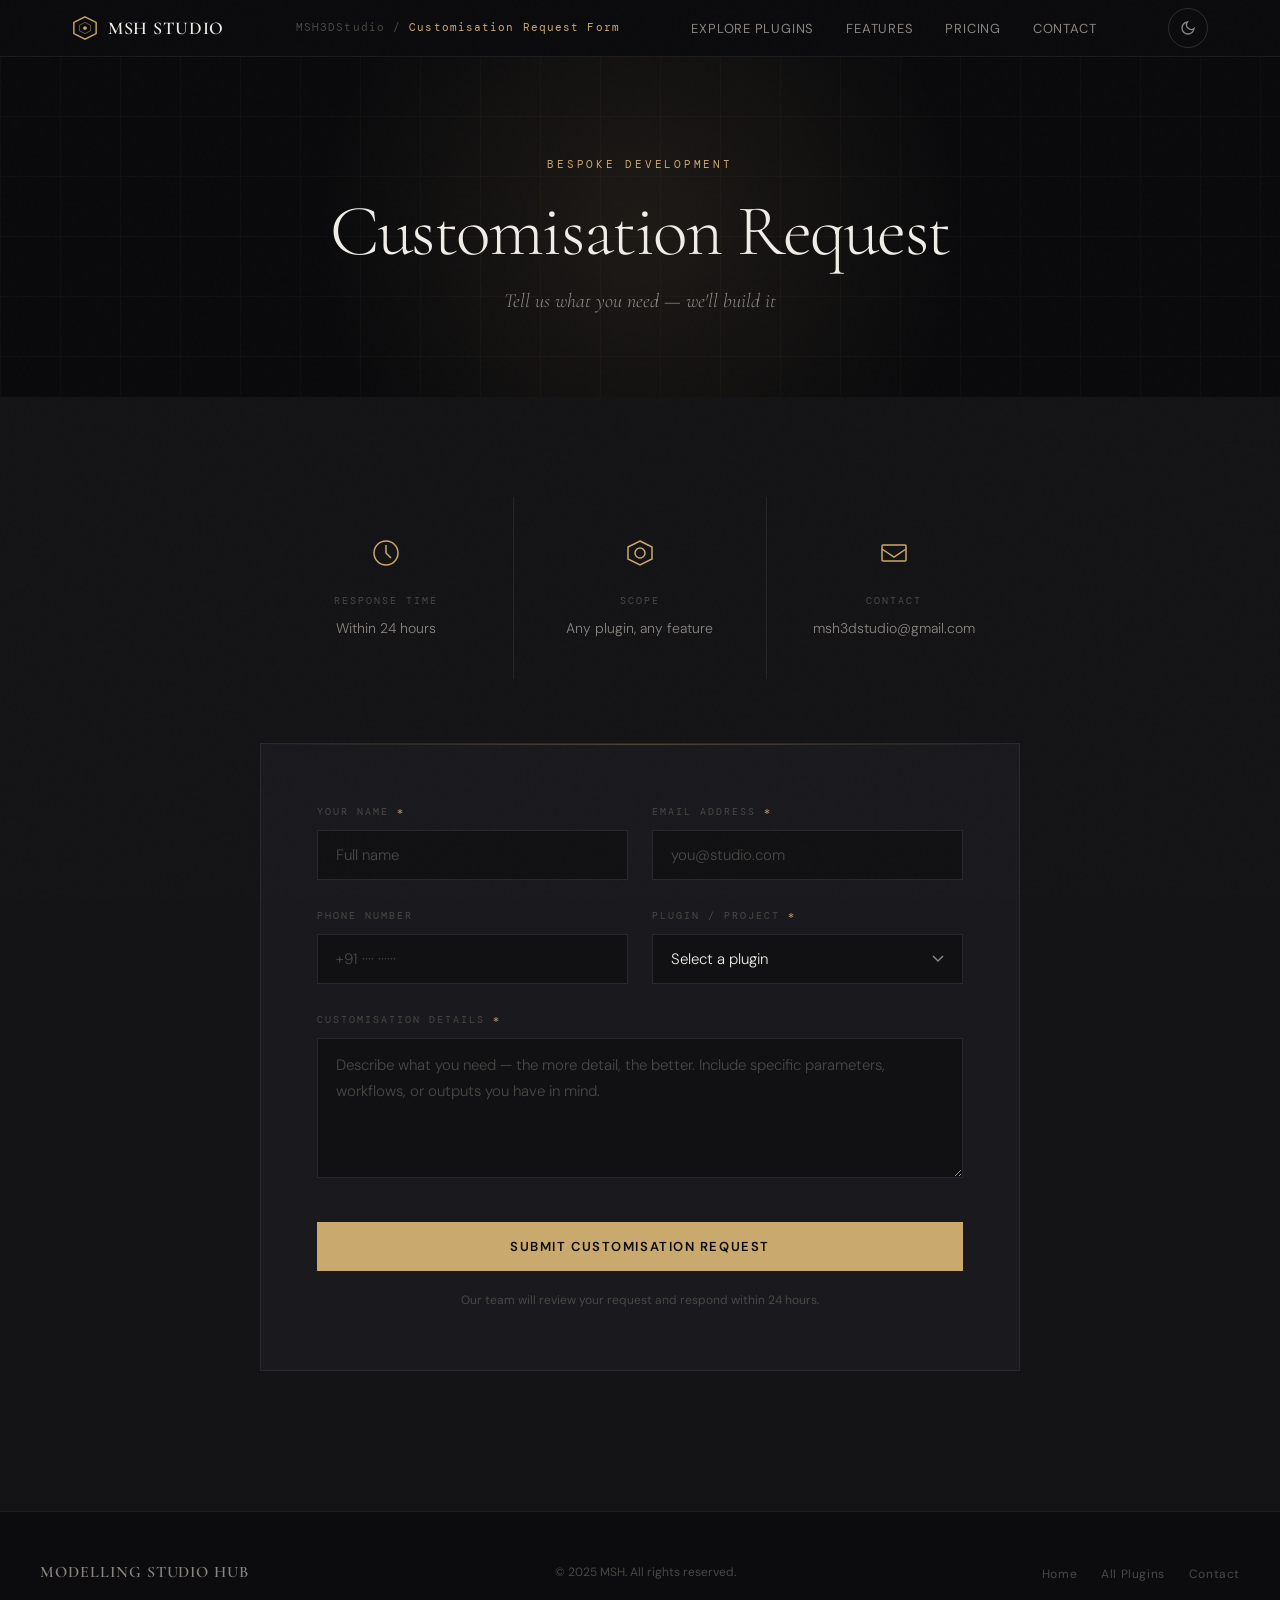
<file: customisation-request.html>
<!DOCTYPE html>
<html lang="en" data-theme="dark">
<head>
  <meta charset="UTF-8">
  <meta name="viewport" content="width=device-width, initial-scale=1.0">
  <title>Customisation Request — Modelling F HUB</title>
  <link rel="preconnect" href="https://fonts.googleapis.com">
  <link rel="preconnect" href="https://fonts.gstatic.com" crossorigin>
  <link rel="icon" href="data:image/svg+xml,%3Csvg xmlns='http://www.w3.org/2000/svg' viewBox='0 0 64 64'%3E%3Crect width='64' height='64' rx='10' fill='%230c0c0e'/%3E%3Cpolygon points='32,5 56,18 56,46 32,59 8,46 8,18' fill='none' stroke='%23c9a96e' stroke-width='3'/%3E%3Cpolygon points='32,18 44,24 44,40 32,46 20,40 20,24' fill='none' stroke='%23c9a96e' stroke-width='2' opacity='.65'/%3E%3Ccircle cx='32' cy='32' r='4.5' fill='%23c9a96e'/%3E%3C/svg%3E">
  <link href="https://fonts.googleapis.com/css2?family=Cormorant+Garamond:ital,wght@0,300;0,400;0,600;1,300;1,400&family=DM+Sans:wght@300;400;500;600&family=DM+Mono:wght@400;500&display=swap" rel="stylesheet">
  <style>
    :root { --transition-theme: color 0.4s ease, background-color 0.4s ease, border-color 0.4s ease; }
    [data-theme="dark"] {
      --bg-base:#0c0c0e; --bg-surface:#141416; --bg-card:#1a1a1e; --bg-card-hover:#202026;
      --border:rgba(255,255,255,0.07); --border-strong:rgba(255,255,255,0.14);
      --text-primary:#f0ede8; --text-secondary:#8a8580; --text-muted:#4a4845;
      --accent-gold:#c9a96e; --accent-gold-lt:#e8c99a;
      --shadow-card:0 8px 40px rgba(0,0,0,0.5); --nav-bg:rgba(12,12,14,0.9);
      --input-bg:#111113; --input-border:rgba(255,255,255,0.1); --input-focus:rgba(201,169,110,0.3);
      --hero-bg:#0a0a0c;
    }
    [data-theme="light"] {
      --bg-base:#faf9f7; --bg-surface:#f4f2ee; --bg-card:#ffffff; --bg-card-hover:#f9f8f6;
      --border:rgba(0,0,0,0.07); --border-strong:rgba(0,0,0,0.13);
      --text-primary:#1a1714; --text-secondary:#6b6560; --text-muted:#b5b0aa;
      --accent-gold:#9a7340; --accent-gold-lt:#c9a96e;
      --shadow-card:0 2px 20px rgba(0,0,0,0.08); --nav-bg:rgba(250,249,247,0.92);
      --input-bg:#ffffff; --input-border:rgba(0,0,0,0.12); --input-focus:rgba(154,115,64,0.25);
      --hero-bg:#0f0f12;
    }
    *,*::before,*::after{margin:0;padding:0;box-sizing:border-box}
    html{scroll-behavior:smooth}
    body{font-family:'DM Sans',sans-serif;background:var(--bg-base);color:var(--text-primary);overflow-x:hidden;transition:var(--transition-theme);line-height:1.6}
    ::-webkit-scrollbar{width:4px}::-webkit-scrollbar-track{background:var(--bg-base)}::-webkit-scrollbar-thumb{background:var(--accent-gold);border-radius:2px}
    body::before{content:'';position:fixed;inset:0;background-image:url("data:image/svg+xml,%3Csvg viewBox='0 0 256 256' xmlns='http://www.w3.org/2000/svg'%3E%3Cfilter id='n'%3E%3CfeTurbulence type='fractalNoise' baseFrequency='0.9' numOctaves='4' stitchTiles='stitch'/%3E%3C/filter%3E%3Crect width='100%25' height='100%25' filter='url(%23n)' opacity='0.03'/%3E%3C/svg%3E");pointer-events:none;z-index:9999;opacity:0.4}

    /* NAV */
    nav{position:fixed;top:0;width:100%;background:var(--nav-bg);backdrop-filter:saturate(200%) blur(24px);-webkit-backdrop-filter:saturate(200%) blur(24px);z-index:1000;border-bottom:1px solid var(--border);transition:var(--transition-theme)}
    .nav-container{max-width:1200px;margin:0 auto;padding:0 32px;display:flex;justify-content:space-between;align-items:center;height:56px}
    .logo{display:flex;align-items:center;gap:10px;text-decoration:none}
    .logo-text{font-family:'Cormorant Garamond',serif;font-size:18px;font-weight:600;color:var(--text-primary);letter-spacing:0.04em;text-transform:uppercase}
    .nav-links{display:flex;gap:32px;list-style:none;align-items:center}
    .nav-links a{color:var(--text-secondary);text-decoration:none;font-size:13px;letter-spacing:0.06em;text-transform:uppercase;transition:color 0.3s}
    .nav-links a:hover{color:var(--accent-gold)}
    .nav-breadcrumb{font-family:'DM Mono',monospace;font-size:11px;color:var(--text-muted);letter-spacing:0.1em}
    .nav-breadcrumb span{color:var(--accent-gold)}
    .theme-toggle{width:40px;height:40px;border-radius:50%;border:1px solid var(--border-strong);background:transparent;cursor:pointer;display:flex;align-items:center;justify-content:center;color:var(--text-secondary);transition:all 0.3s;position:relative;overflow:hidden}
    .theme-toggle:hover{border-color:var(--accent-gold);color:var(--accent-gold)}
    .theme-toggle svg{position:absolute;transition:transform 0.4s ease,opacity 0.4s ease}
    .icon-sun{opacity:0;transform:rotate(-90deg) scale(0.5)}
    .icon-moon{opacity:1;transform:rotate(0deg) scale(1)}
    [data-theme="light"] .icon-sun{opacity:1;transform:rotate(0deg) scale(1)}
    [data-theme="light"] .icon-moon{opacity:0;transform:rotate(90deg) scale(0.5)}

    /* PAGE HERO BAND */
    .page-hero{margin-top:56px;padding:100px 32px 80px;background:var(--hero-bg);text-align:center;position:relative;overflow:hidden}
    .page-hero-glow{position:absolute;width:700px;height:700px;border-radius:50%;background:radial-gradient(circle,rgba(201,169,110,0.1) 0%,transparent 65%);left:50%;top:50%;transform:translate(-50%,-50%);pointer-events:none}
    .page-hero-grid{position:absolute;inset:0;background-image:linear-gradient(rgba(201,169,110,0.03) 1px,transparent 1px),linear-gradient(90deg,rgba(201,169,110,0.03) 1px,transparent 1px);background-size:60px 60px;pointer-events:none}
    .page-hero-content{position:relative;z-index:1}
    .hero-eyebrow{font-family:'DM Mono',monospace;font-size:11px;letter-spacing:0.25em;text-transform:uppercase;color:var(--accent-gold);margin-bottom:20px;opacity:0;animation:fadeUp 0.8s ease 0.2s forwards}
    .hero-title{font-family:'Cormorant Garamond',serif;font-size:clamp(40px,6vw,72px);font-weight:300;line-height:1.05;letter-spacing:-0.02em;color:#f0ede8;margin-bottom:16px;opacity:0;animation:fadeUp 0.9s ease 0.35s forwards}
    .hero-subtitle{font-family:'Cormorant Garamond',serif;font-size:clamp(16px,2vw,20px);font-weight:300;font-style:italic;color:rgba(240,237,232,0.55);opacity:0;animation:fadeUp 0.9s ease 0.5s forwards}
    @keyframes fadeUp{from{opacity:0;transform:translateY(20px)}to{opacity:1;transform:translateY(0)}}

    /* FORM SECTION */
    .form-section{padding:100px 32px 140px;background:var(--bg-surface);transition:var(--transition-theme)}
    .form-container{max-width:760px;margin:0 auto}

    /* Two column info row */
    .form-info-row{display:grid;grid-template-columns:repeat(3,1fr);gap:1px;background:var(--border);margin-bottom:64px}
    .form-info-item{background:var(--bg-surface);padding:40px 32px;text-align:center;transition:background 0.3s}
    .form-info-item:hover{background:var(--bg-card)}
    .form-info-icon{width:32px;height:32px;margin:0 auto 16px;color:var(--accent-gold)}
    .form-info-label{font-family:'DM Mono',monospace;font-size:10px;color:var(--text-muted);letter-spacing:0.2em;text-transform:uppercase;margin-bottom:8px}
    .form-info-value{font-size:14px;color:var(--text-secondary);font-weight:300}

    /* Form card */
    .form-card{background:var(--bg-card);border:1px solid var(--border);padding:60px 56px;position:relative;overflow:hidden}
    .form-card::before{content:'';position:absolute;top:0;left:0;right:0;height:1px;background:linear-gradient(90deg,transparent,var(--accent-gold),transparent);opacity:0.3}
    .form-group{margin-bottom:28px}
    .form-label{display:block;font-family:'DM Mono',monospace;font-size:10px;letter-spacing:0.2em;text-transform:uppercase;color:var(--text-muted);margin-bottom:10px}
    .form-required{color:var(--accent-gold)}
    .form-input, .form-select, .form-textarea{
      width:100%;padding:14px 18px;background:var(--input-bg);border:1px solid var(--input-border);
      color:var(--text-primary);font-family:'DM Sans',sans-serif;font-size:15px;font-weight:300;
      border-radius:0;outline:none;transition:border-color 0.3s,box-shadow 0.3s;
      -webkit-appearance:none;appearance:none;
    }
    .form-input::placeholder,.form-textarea::placeholder{color:var(--text-muted)}
    .form-input:focus,.form-select:focus,.form-textarea:focus{border-color:var(--accent-gold);box-shadow:0 0 0 3px var(--input-focus)}
    .form-select{cursor:pointer;background-image:url("data:image/svg+xml,%3Csvg xmlns='http://www.w3.org/2000/svg' width='12' height='8' viewBox='0 0 12 8'%3E%3Cpath d='M1 1l5 5 5-5' stroke='%238a8580' stroke-width='1.5' fill='none'/%3E%3C/svg%3E");background-repeat:no-repeat;background-position:right 18px center}
    .form-select option{background:var(--bg-card);color:var(--text-primary)}
    .form-textarea{resize:vertical;min-height:140px;line-height:1.7}
    .form-row{display:grid;grid-template-columns:1fr 1fr;gap:24px}
    .form-submit{width:100%;padding:16px 32px;background:var(--accent-gold);color:#0c0c0e;font-family:'DM Sans',sans-serif;font-size:13px;font-weight:600;letter-spacing:0.12em;text-transform:uppercase;border:none;cursor:pointer;transition:all 0.3s;margin-top:8px}
    .form-submit:hover{background:var(--accent-gold-lt);transform:translateY(-2px);box-shadow:0 12px 32px rgba(201,169,110,0.3)}
    .form-note{font-size:12px;color:var(--text-muted);text-align:center;margin-top:20px}

    /* REVEAL */
    .reveal{opacity:0;transform:translateY(28px);transition:opacity 0.8s ease,transform 0.8s ease}
    .reveal.visible{opacity:1;transform:translateY(0)}

    /* FOOTER */
    footer{background:var(--bg-base);border-top:1px solid var(--border);padding:48px 32px;transition:var(--transition-theme)}
    .footer-inner{max-width:1200px;margin:0 auto;display:flex;justify-content:space-between;align-items:center}
    .footer-logo{font-family:'Cormorant Garamond',serif;font-size:16px;font-weight:600;color:var(--text-secondary);letter-spacing:0.06em;text-transform:uppercase}
    .footer-text{font-size:12px;color:var(--text-muted)}
    .footer-links{display:flex;gap:24px;list-style:none}
    .footer-links a{color:var(--text-muted);text-decoration:none;font-size:12px;letter-spacing:0.05em;transition:color 0.3s}
    .footer-links a:hover{color:var(--accent-gold)}

    @media(max-width:900px){.form-row{grid-template-columns:1fr}.form-info-row{grid-template-columns:1fr}.form-card{padding:40px 28px}.nav-links{display:none}.footer-inner{flex-direction:column;gap:16px;text-align:center}}
  </style>
</head>
<body>

  <nav>
    <div class="nav-container">
      <a href="index.html" class="logo">
        <svg width="26" height="26" viewBox="0 0 28 28" fill="none"><polygon points="14,2 26,8 26,20 14,26 2,20 2,8" stroke="var(--accent-gold)" stroke-width="1.5" fill="none"/><polygon points="14,8 20,11 20,17 14,20 8,17 8,11" stroke="var(--accent-gold)" stroke-width="1" fill="none" opacity="0.5"/><circle cx="14" cy="14" r="2" fill="var(--accent-gold)"/></svg>
        <span class="logo-text">MSH Studio</span>
      </a>
      <div class="nav-breadcrumb">MSH3DStudio / <span>Customisation Request Form</span></div>
      <ul class="nav-links">
        <li><a href="index.html#plugins">Explore Plugins</a></li>
        <li><a href="index.html#features">Features</a></li>
        <li><a href="index.html#pricing">Pricing</a></li>
        <li><a href="index.html#contact">Contact</a></li>
      </ul>
      <button class="theme-toggle" id="themeToggle" aria-label="Toggle theme">
        <svg class="icon-sun" width="16" height="16" viewBox="0 0 24 24" fill="none" stroke="currentColor" stroke-width="2"><circle cx="12" cy="12" r="5"/><line x1="12" y1="1" x2="12" y2="3"/><line x1="12" y1="21" x2="12" y2="23"/><line x1="4.22" y1="4.22" x2="5.64" y2="5.64"/><line x1="18.36" y1="18.36" x2="19.78" y2="19.78"/><line x1="1" y1="12" x2="3" y2="12"/><line x1="21" y1="12" x2="23" y2="12"/><line x1="4.22" y1="19.78" x2="5.64" y2="18.36"/><line x1="18.36" y1="5.64" x2="19.78" y2="4.22"/></svg>
        <svg class="icon-moon" width="16" height="16" viewBox="0 0 24 24" fill="none" stroke="currentColor" stroke-width="2"><path d="M21 12.79A9 9 0 1 1 11.21 3 7 7 0 0 0 21 12.79z"/></svg>
      </button>
    </div>
  </nav>

  <!-- PAGE HERO -->
  <section class="page-hero">
    <div class="page-hero-grid"></div>
    <div class="page-hero-glow"></div>
    <div class="page-hero-content">
      <p class="hero-eyebrow">Bespoke Development</p>
      <h1 class="hero-title">Customisation Request</h1>
      <p class="hero-subtitle">Tell us what you need — we'll build it</p>
    </div>
  </section>

  <!-- FORM SECTION -->
  <section class="form-section">
    <div class="form-container">

      <!-- Info row -->
      <div class="form-info-row reveal">
        <div class="form-info-item">
          <svg class="form-info-icon" viewBox="0 0 32 32" fill="none" stroke="currentColor" stroke-width="1.5">
            <circle cx="16" cy="16" r="12"/>
            <path d="M16 8v8l5 5"/>
          </svg>
          <div class="form-info-label">Response Time</div>
          <div class="form-info-value">Within 24 hours</div>
        </div>
        <div class="form-info-item">
          <svg class="form-info-icon" viewBox="0 0 32 32" fill="none" stroke="currentColor" stroke-width="1.5">
            <path d="M16 4L28 10V22L16 28L4 22V10Z"/>
            <circle cx="16" cy="16" r="5"/>
          </svg>
          <div class="form-info-label">Scope</div>
          <div class="form-info-value">Any plugin, any feature</div>
        </div>
        <div class="form-info-item">
          <svg class="form-info-icon" viewBox="0 0 32 32" fill="none" stroke="currentColor" stroke-width="1.5">
            <rect x="4" y="8" width="24" height="16" rx="1"/>
            <path d="M4 12l12 8 12-8"/>
          </svg>
          <div class="form-info-label">Contact</div>
          <div class="form-info-value">msh3dstudio@gmail.com</div>
        </div>
      </div>

      <!-- Form card -->
      <div class="form-card reveal">
        <form action="https://formspree.io/f/mvgwravk" method="POST" enctype="multipart/form-data">

          <div class="form-row">
            <div class="form-group">
              <label class="form-label" for="name">Your Name <span class="form-required">*</span></label>
              <input class="form-input" type="text" id="name" name="name" placeholder="Full name" required>
            </div>
            <div class="form-group">
              <label class="form-label" for="email">Email Address <span class="form-required">*</span></label>
              <input class="form-input" type="email" id="email" name="email" placeholder="you@studio.com" required>
            </div>
          </div>

          <div class="form-row">
            <div class="form-group">
              <label class="form-label" for="phone">Phone Number</label>
              <input class="form-input" type="tel" id="phone" name="phone" placeholder="+91 ···· ······">
            </div>
            <div class="form-group">
              <label class="form-label" for="project-type">Plugin / Project <span class="form-required">*</span></label>
              <select class="form-select" id="project-type" name="project-type" required>
                <option value="">Select a plugin</option>
                <option value="Azure Cutter Pro">Azure Cutter Pro</option>
                <option value="Auto Pave">Auto Pave</option>
                <option value="Pave Planner Pro">Pave Planner Pro</option>
                <option value="Curves to Diamonds">Curves to Diamonds</option>
                <option value="Single Line Pave">Single Line Pave</option>
                <option value="Other">Other / New Tool</option>
              </select>
            </div>
          </div>

          <div class="form-group">
            <label class="form-label" for="details">Customisation Details <span class="form-required">*</span></label>
            <textarea class="form-textarea" id="details" name="details" placeholder="Describe what you need — the more detail, the better. Include specific parameters, workflows, or outputs you have in mind." required></textarea>
          </div>

          <button type="submit" class="form-submit">Submit Customisation Request</button>
          <p class="form-note">Our team will review your request and respond within 24 hours.</p>

        </form>
      </div>

    </div>
  </section>

  <footer>
    <div class="footer-inner">
      <span class="footer-logo">Modelling Studio HUB</span>
      <span class="footer-text">© 2025 MSH. All rights reserved.</span>
      <ul class="footer-links">
        <li><a href="index.html">Home</a></li>
        <li><a href="index.html#plugins">All Plugins</a></li>
        <li><a href="index.html#contact">Contact</a></li>
      </ul>
    </div>
  </footer>

  <script>
    const html = document.documentElement;
    const btn = document.getElementById('themeToggle');
    html.setAttribute('data-theme', localStorage.getItem('msh-theme') || 'dark');
    btn.addEventListener('click', () => {
      const next = html.getAttribute('data-theme') === 'dark' ? 'light' : 'dark';
      html.setAttribute('data-theme', next);
      localStorage.setItem('msh-theme', next);
    });
    const obs = new IntersectionObserver(entries => entries.forEach(e => {
      if (e.isIntersecting) { e.target.classList.add('visible'); obs.unobserve(e.target); }
    }), { threshold: 0.1 });
    document.querySelectorAll('.reveal').forEach(el => obs.observe(el));
  </script>
</body>
</html>
</file>
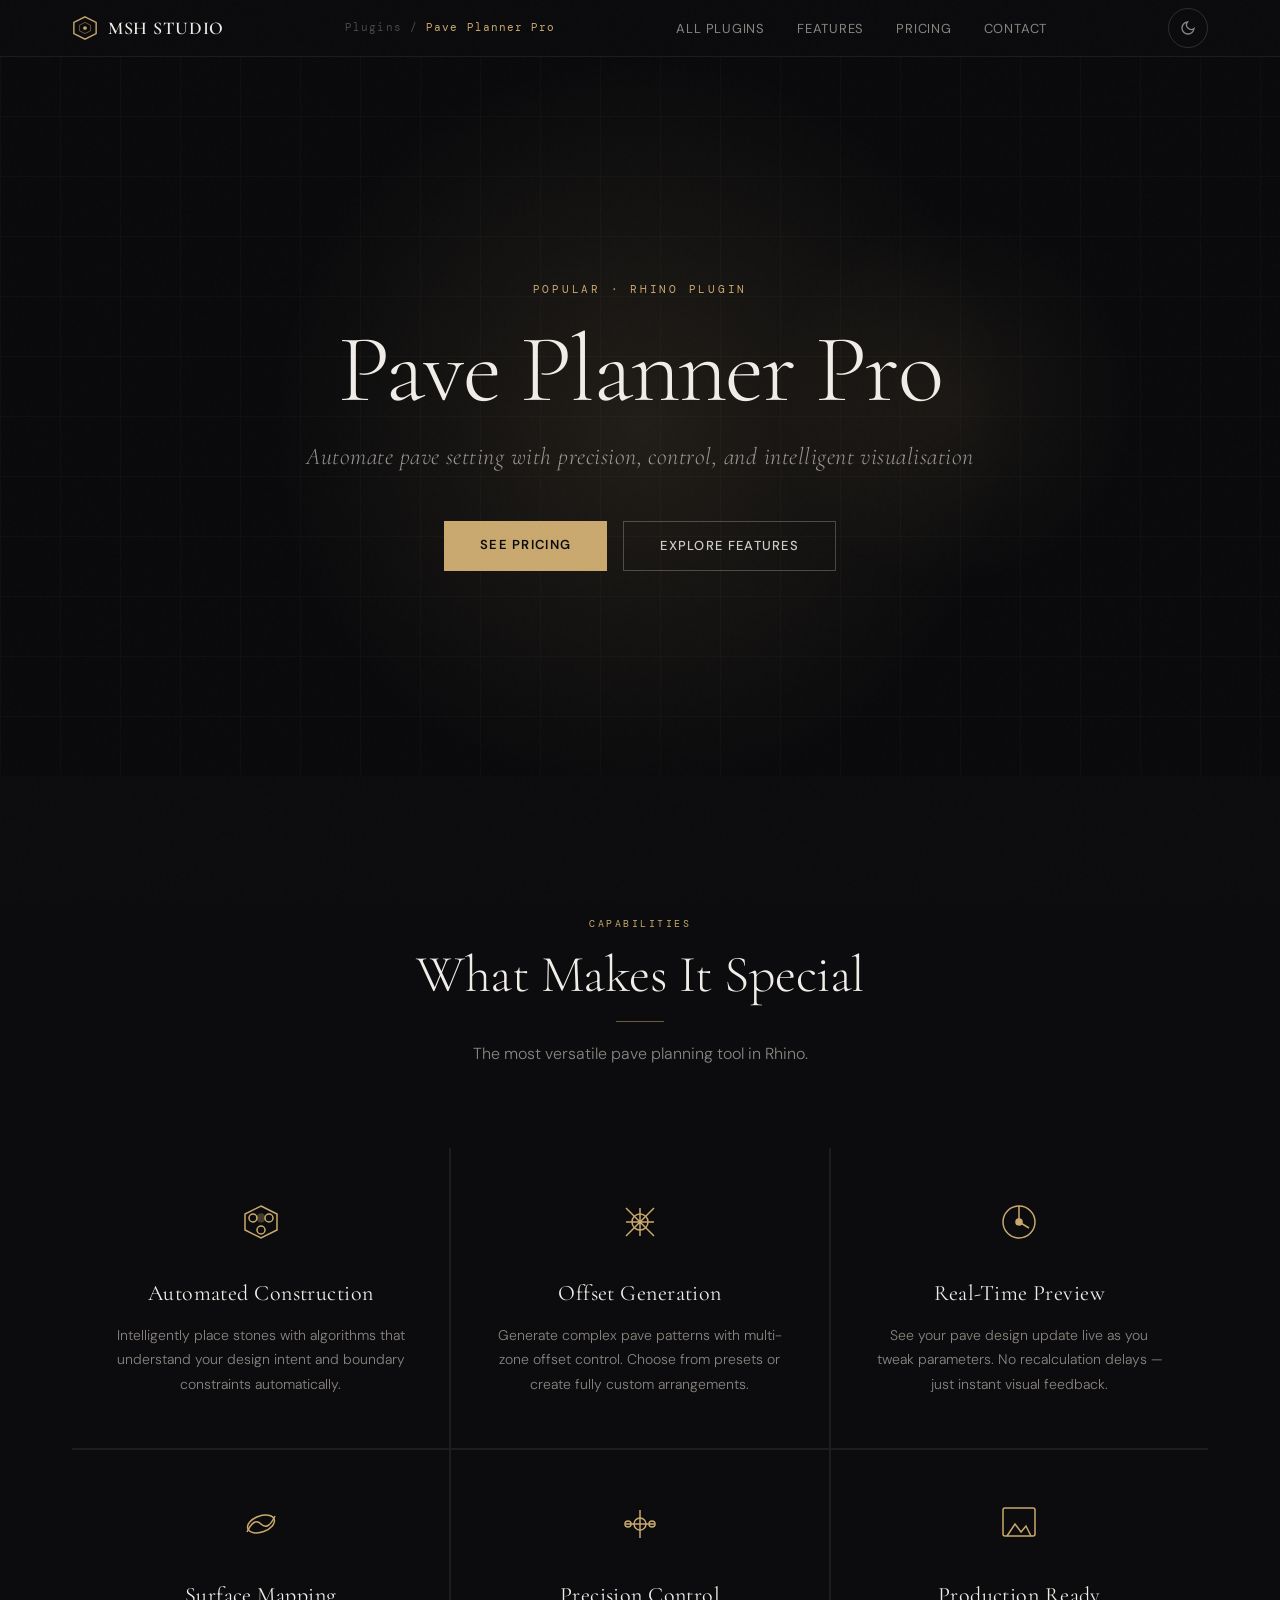
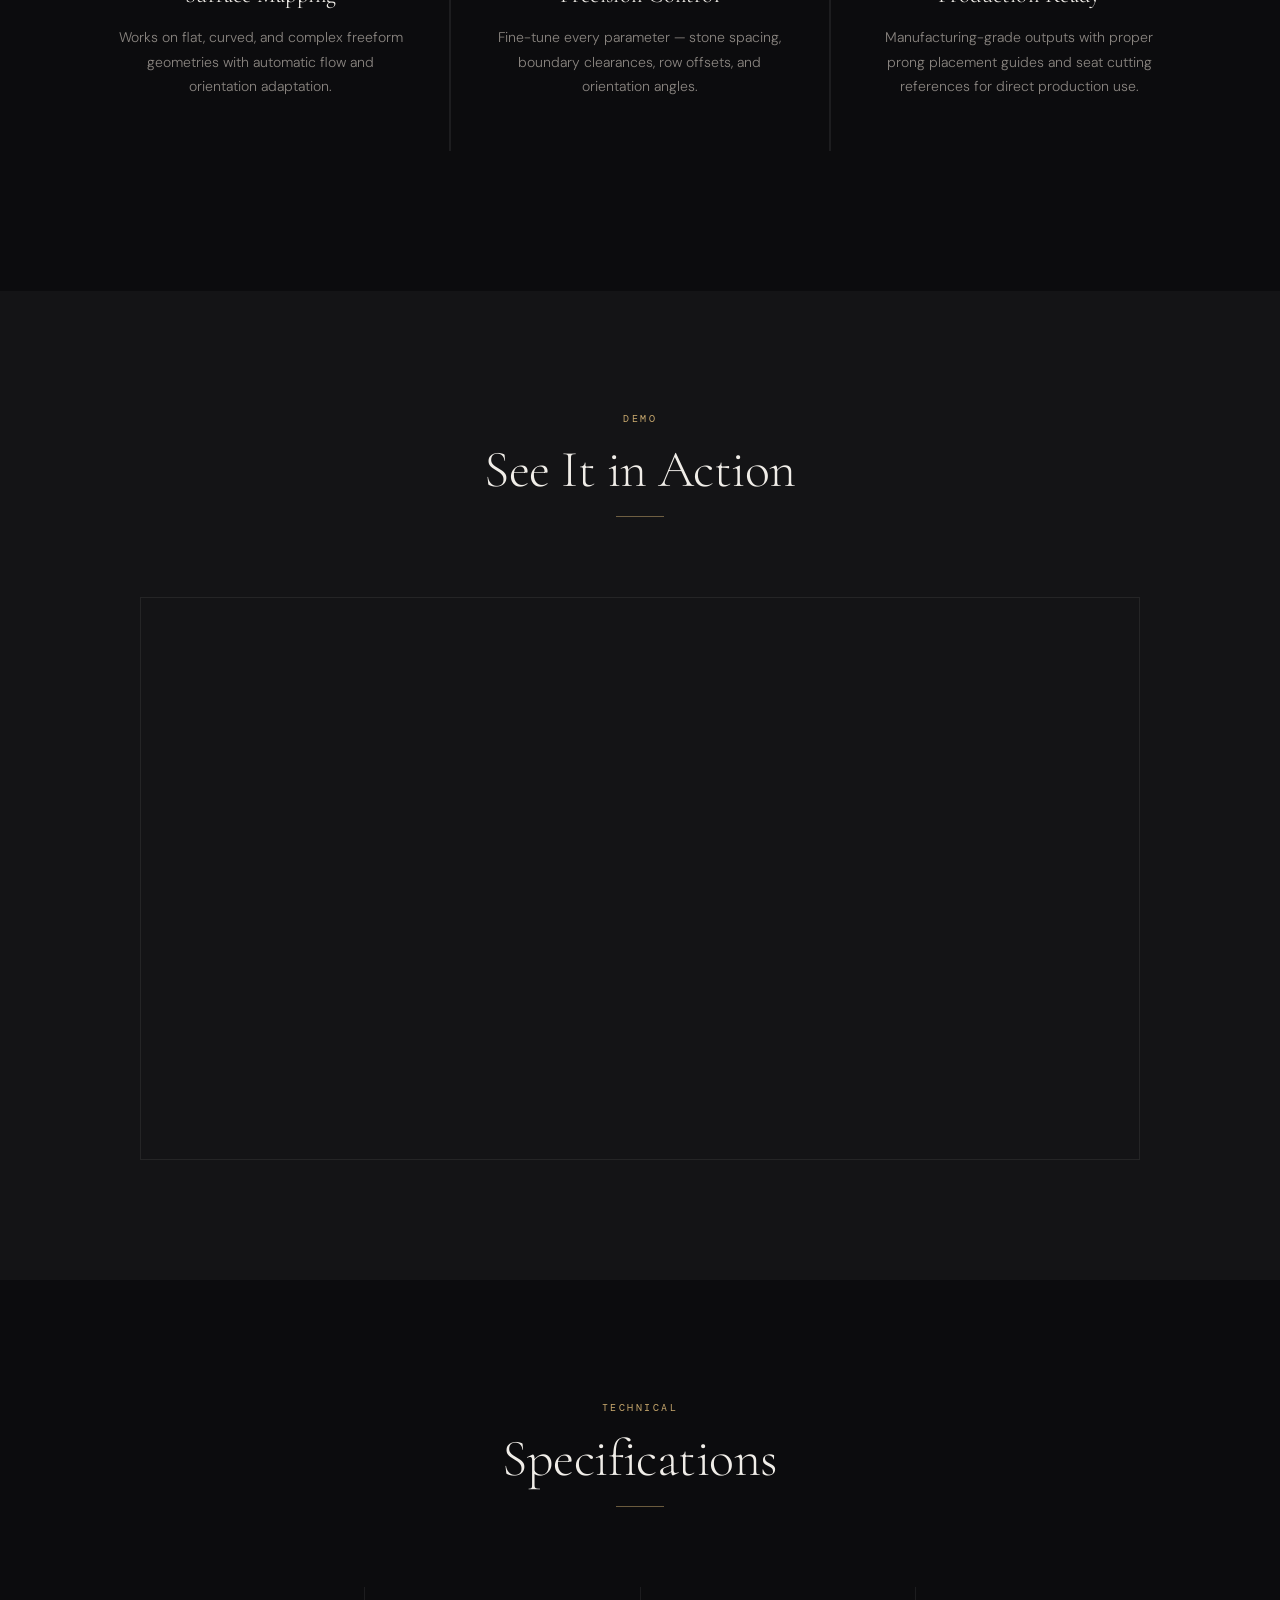
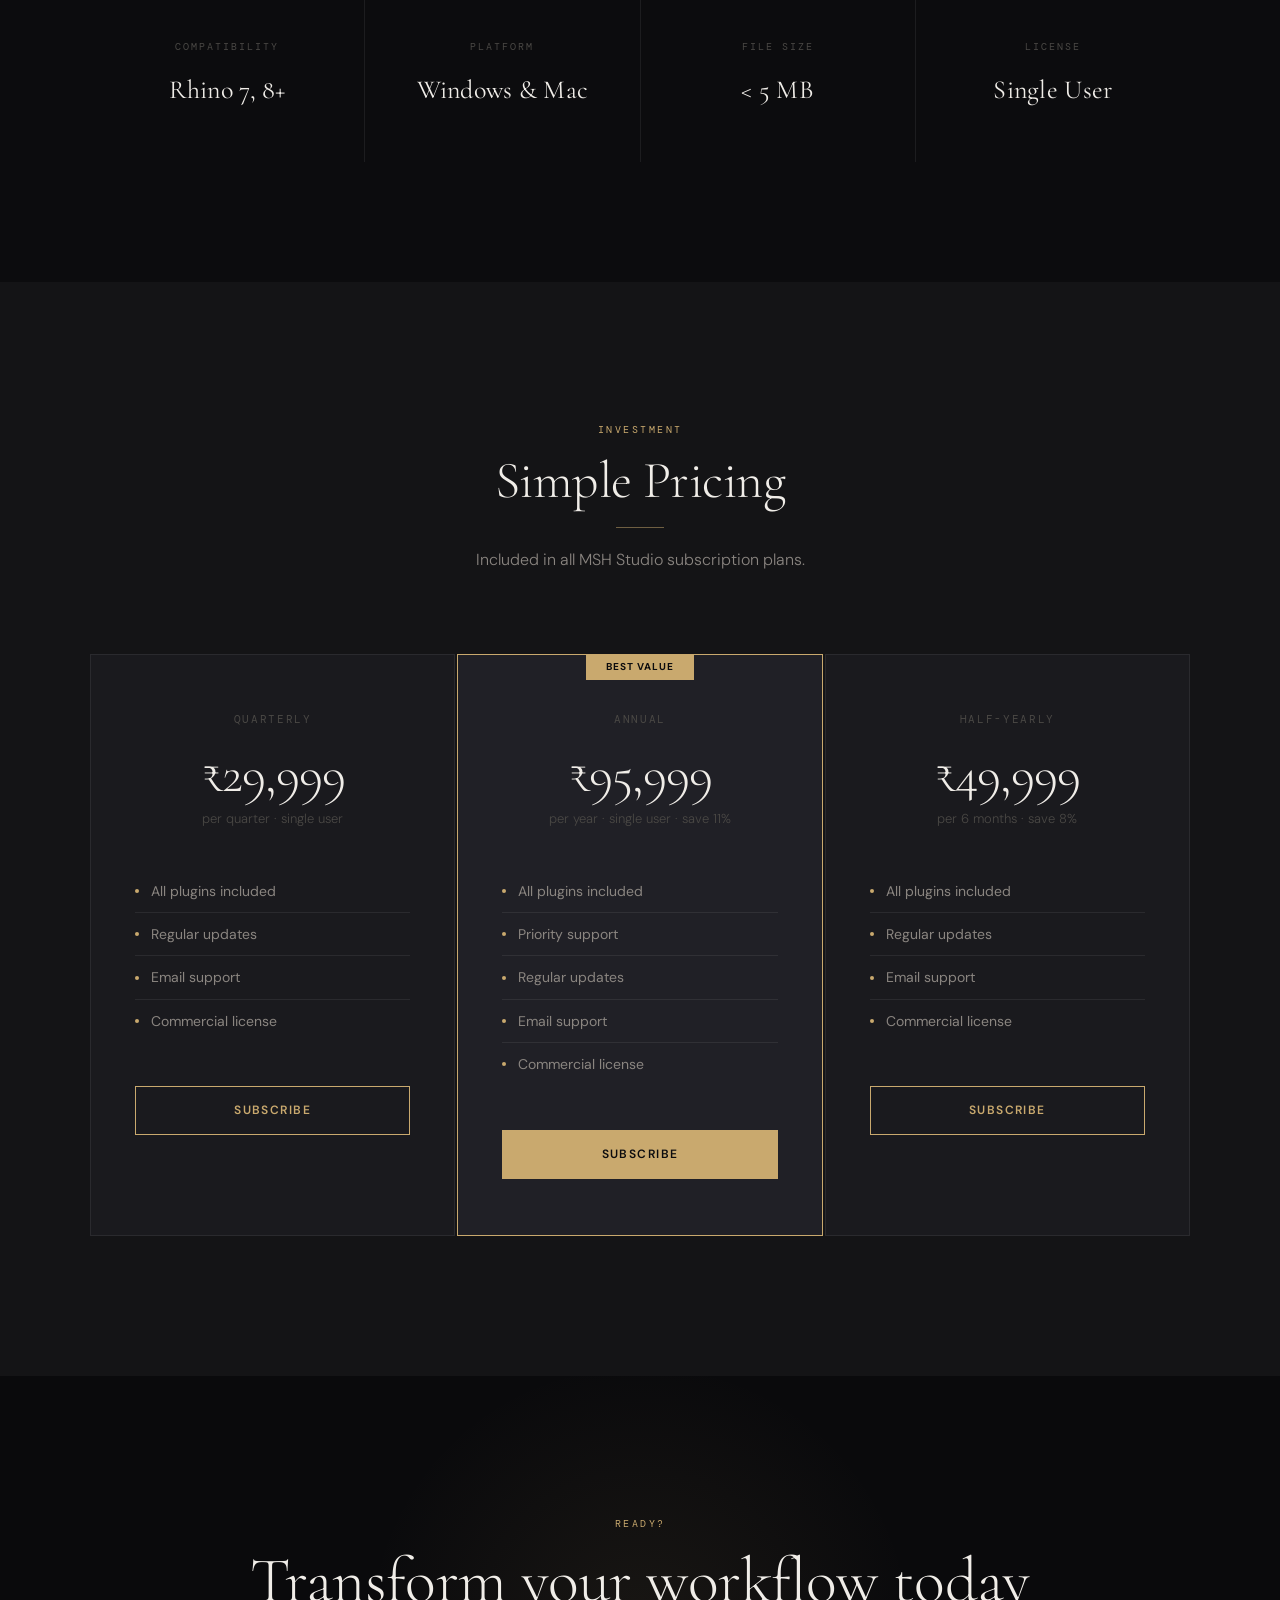
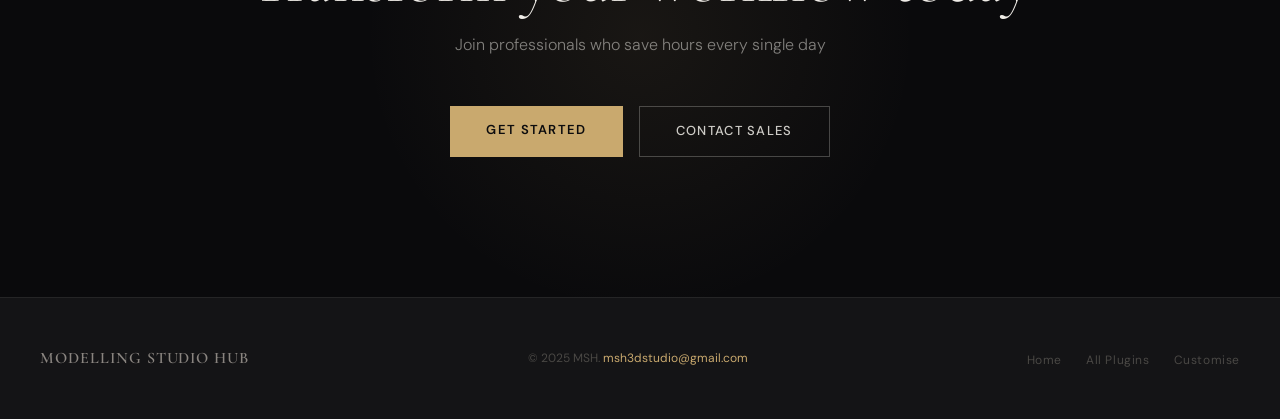
<file: pave_planner_page.html>
<!DOCTYPE html>
<html lang="en" data-theme="dark">
<head>
  <meta charset="UTF-8"><meta name="viewport" content="width=device-width, initial-scale=1.0">
  <title>Pave Planner Pro — Modelling Studio HUB</title>
  <link rel="preconnect" href="https://fonts.googleapis.com">
  <link rel="preconnect" href="https://fonts.gstatic.com" crossorigin>
  <link rel="icon" href="data:image/svg+xml,%3Csvg xmlns='http://www.w3.org/2000/svg' viewBox='0 0 64 64'%3E%3Crect width='64' height='64' rx='10' fill='%230c0c0e'/%3E%3Cpolygon points='32,5 56,18 56,46 32,59 8,46 8,18' fill='none' stroke='%23c9a96e' stroke-width='3'/%3E%3Cpolygon points='32,18 44,24 44,40 32,46 20,40 20,24' fill='none' stroke='%23c9a96e' stroke-width='2' opacity='.65'/%3E%3Ccircle cx='32' cy='32' r='4.5' fill='%23c9a96e'/%3E%3C/svg%3E">
  <link href="https://fonts.googleapis.com/css2?family=Cormorant+Garamond:ital,wght@0,300;0,400;0,600;1,300;1,400&family=DM+Sans:wght@300;400;500;600&family=DM+Mono:wght@400;500&display=swap" rel="stylesheet">
  <style>
    :root { --transition-theme: color 0.4s ease, background-color 0.4s ease, border-color 0.4s ease; }
    [data-theme="dark"] {
      --bg-base:#0c0c0e; --bg-surface:#141416; --bg-card:#1a1a1e; --bg-card-hover:#202026;
      --border:rgba(255,255,255,0.07); --border-strong:rgba(255,255,255,0.14);
      --text-primary:#f0ede8; --text-secondary:#8a8580; --text-muted:#4a4845;
      --accent-gold:#c9a96e; --accent-gold-lt:#e8c99a; --accent-glow:rgba(201,169,110,0.12);
      --shadow-card:0 8px 40px rgba(0,0,0,0.5); --nav-bg:rgba(12,12,14,0.9);
      --tag-bg:rgba(201,169,110,0.1); --tag-color:#c9a96e; --hero-bg:#0a0a0c;
    }
    [data-theme="light"] {
      --bg-base:#faf9f7; --bg-surface:#f4f2ee; --bg-card:#ffffff; --bg-card-hover:#f9f8f6;
      --border:rgba(0,0,0,0.07); --border-strong:rgba(0,0,0,0.13);
      --text-primary:#1a1714; --text-secondary:#6b6560; --text-muted:#b5b0aa;
      --accent-gold:#9a7340; --accent-gold-lt:#c9a96e; --accent-glow:rgba(154,115,64,0.07);
      --shadow-card:0 2px 20px rgba(0,0,0,0.08); --nav-bg:rgba(250,249,247,0.92);
      --tag-bg:rgba(154,115,64,0.08); --tag-color:#9a7340; --hero-bg:#0f0f12;
    }
    *,*::before,*::after{margin:0;padding:0;box-sizing:border-box}
    html{scroll-behavior:smooth}
    body{font-family:'DM Sans',sans-serif;background:var(--bg-base);color:var(--text-primary);overflow-x:hidden;transition:var(--transition-theme);line-height:1.6}
    ::-webkit-scrollbar{width:4px}::-webkit-scrollbar-track{background:var(--bg-base)}::-webkit-scrollbar-thumb{background:var(--accent-gold);border-radius:2px}
    body::before{content:'';position:fixed;inset:0;background-image:url("data:image/svg+xml,%3Csvg viewBox='0 0 256 256' xmlns='http://www.w3.org/2000/svg'%3E%3Cfilter id='n'%3E%3CfeTurbulence type='fractalNoise' baseFrequency='0.9' numOctaves='4' stitchTiles='stitch'/%3E%3C/filter%3E%3Crect width='100%25' height='100%25' filter='url(%23n)' opacity='0.03'/%3E%3C/svg%3E");pointer-events:none;z-index:9999;opacity:0.4}
    nav{position:fixed;top:0;width:100%;background:var(--nav-bg);backdrop-filter:saturate(200%) blur(24px);-webkit-backdrop-filter:saturate(200%) blur(24px);z-index:1000;border-bottom:1px solid var(--border);transition:var(--transition-theme)}
    .nav-container{max-width:1200px;margin:0 auto;padding:0 32px;display:flex;justify-content:space-between;align-items:center;height:56px}
    .logo{display:flex;align-items:center;gap:10px;text-decoration:none}
    .logo-text{font-family:'Cormorant Garamond',serif;font-size:18px;font-weight:600;color:var(--text-primary);letter-spacing:0.04em;text-transform:uppercase}
    .nav-links{display:flex;gap:32px;list-style:none;align-items:center}
    .nav-links a{color:var(--text-secondary);text-decoration:none;font-size:13px;letter-spacing:0.06em;text-transform:uppercase;transition:color 0.3s}
    .nav-links a:hover{color:var(--accent-gold)}
    .nav-breadcrumb{font-family:'DM Mono',monospace;font-size:11px;color:var(--text-muted);letter-spacing:0.1em}
    .nav-breadcrumb span{color:var(--accent-gold)}
    .theme-toggle{width:40px;height:40px;border-radius:50%;border:1px solid var(--border-strong);background:transparent;cursor:pointer;display:flex;align-items:center;justify-content:center;color:var(--text-secondary);transition:all 0.3s;position:relative;overflow:hidden}
    .theme-toggle:hover{border-color:var(--accent-gold);color:var(--accent-gold)}
    .theme-toggle svg{position:absolute;transition:transform 0.4s ease,opacity 0.4s ease}
    .icon-sun{opacity:0;transform:rotate(-90deg) scale(0.5)}
    .icon-moon{opacity:1;transform:rotate(0deg) scale(1)}
    [data-theme="light"] .icon-sun{opacity:1;transform:rotate(0deg) scale(1)}
    [data-theme="light"] .icon-moon{opacity:0;transform:rotate(90deg) scale(0.5)}
    .hero{margin-top:56px;min-height:80vh;display:flex;flex-direction:column;justify-content:center;align-items:center;text-align:center;padding:100px 32px 80px;background:var(--hero-bg);position:relative;overflow:hidden}
    .hero-glow{position:absolute;width:800px;height:800px;border-radius:50%;background:radial-gradient(circle,rgba(201,169,110,0.12) 0%,transparent 65%);animation:pulse 8s ease-in-out infinite;pointer-events:none}
    .hero-glow-2{position:absolute;width:400px;height:400px;border-radius:50%;background:radial-gradient(circle,rgba(201,169,110,0.07) 0%,transparent 65%);animation:pulse 6s ease-in-out infinite reverse;top:20%;right:10%;pointer-events:none}
    @keyframes pulse{0%,100%{transform:scale(1);opacity:0.6}50%{transform:scale(1.15);opacity:1}}
    .hero-grid-lines{position:absolute;inset:0;background-image:linear-gradient(rgba(201,169,110,0.03) 1px,transparent 1px),linear-gradient(90deg,rgba(201,169,110,0.03) 1px,transparent 1px);background-size:60px 60px;pointer-events:none}
    .hero-content{position:relative;z-index:2;max-width:800px}
    .hero-eyebrow{font-family:'DM Mono',monospace;font-size:11px;letter-spacing:0.25em;text-transform:uppercase;color:var(--accent-gold);margin-bottom:24px;opacity:0;animation:fadeUp 0.8s ease 0.2s forwards}
    .hero-title{font-family:'Cormorant Garamond',serif;font-size:clamp(48px,8vw,96px);font-weight:300;line-height:1.0;letter-spacing:-0.02em;color:#f0ede8;margin-bottom:20px;opacity:0;animation:fadeUp 0.9s ease 0.35s forwards}
    .hero-subtitle{font-family:'Cormorant Garamond',serif;font-size:clamp(18px,2.5vw,24px);font-weight:300;font-style:italic;color:rgba(240,237,232,0.6);margin-bottom:44px;letter-spacing:0.02em;opacity:0;animation:fadeUp 0.9s ease 0.5s forwards}
    .hero-cta{opacity:0;animation:fadeUp 0.9s ease 0.65s forwards;display:flex;gap:16px;justify-content:center}
    .btn-gold{background:var(--accent-gold);color:#0c0c0e;padding:14px 36px;text-decoration:none;font-size:13px;font-weight:600;letter-spacing:0.1em;text-transform:uppercase;transition:all 0.3s;display:inline-block}
    .btn-gold:hover{background:var(--accent-gold-lt);transform:translateY(-2px);box-shadow:0 12px 32px rgba(201,169,110,0.3)}
    .btn-outline-hero{background:transparent;color:rgba(240,237,232,0.85);padding:14px 36px;text-decoration:none;font-size:13px;font-weight:500;letter-spacing:0.1em;text-transform:uppercase;border:1px solid rgba(240,237,232,0.25);transition:all 0.3s;display:inline-block}
    .btn-outline-hero:hover{border-color:var(--accent-gold);color:var(--accent-gold)}
    @keyframes fadeUp{from{opacity:0;transform:translateY(24px)}to{opacity:1;transform:translateY(0)}}
    .section-label{font-family:'DM Mono',monospace;font-size:10px;letter-spacing:0.25em;text-transform:uppercase;color:var(--accent-gold);margin-bottom:14px}
    .section-title{font-family:'Cormorant Garamond',serif;font-size:clamp(32px,5vw,52px);font-weight:300;letter-spacing:-0.01em;line-height:1.1;color:var(--text-primary);margin-bottom:14px}
    .section-subtitle{font-size:16px;color:var(--text-secondary);font-weight:300;line-height:1.75}
    .divider{width:48px;height:1px;background:var(--accent-gold);margin:18px auto;opacity:0.5}
    .section-header{text-align:center;margin-bottom:80px}
    .features-section{padding:140px 32px;max-width:1200px;margin:0 auto}
    .features-grid{display:grid;grid-template-columns:repeat(auto-fit,minmax(300px,1fr));gap:2px;background:var(--border)}
    .feature-card{background:var(--bg-base);padding:52px 44px;text-align:center;transition:background 0.3s;position:relative;overflow:hidden}
    .feature-card::after{content:'';position:absolute;bottom:0;left:50%;transform:translateX(-50%);width:0;height:1px;background:var(--accent-gold);transition:width 0.4s}
    .feature-card:hover{background:var(--bg-card)}.feature-card:hover::after{width:60%}
    .feature-icon{width:44px;height:44px;margin:0 auto 24px;color:var(--accent-gold)}
    .feature-title{font-family:'Cormorant Garamond',serif;font-size:22px;font-weight:400;color:var(--text-primary);margin-bottom:12px;letter-spacing:0.02em}
    .feature-desc{font-size:14px;color:var(--text-secondary);line-height:1.75;font-weight:300}
    .video-section{padding:120px 32px;background:var(--bg-surface);transition:var(--transition-theme)}
    .video-wrapper{max-width:1000px;margin:0 auto;border:1px solid var(--border);position:relative;overflow:hidden}
    .video-wrapper::before{content:'';position:absolute;inset:-1px;padding:1px;background:linear-gradient(135deg,var(--accent-gold) 0%,transparent 50%,var(--accent-gold) 100%);-webkit-mask:linear-gradient(#fff 0 0) content-box,linear-gradient(#fff 0 0);-webkit-mask-composite:xor;mask-composite:exclude;opacity:0.25;z-index:1;pointer-events:none}
    .video-wrapper iframe{width:100%;aspect-ratio:16/9;border:none;display:block}
    .specs-section{padding:120px 32px;background:var(--bg-base);transition:var(--transition-theme)}
    .specs-grid{display:grid;grid-template-columns:repeat(4,1fr);gap:1px;max-width:1100px;margin:0 auto;background:var(--border)}
    .spec-item{background:var(--bg-base);padding:52px 40px;text-align:center;transition:background 0.3s}
    .spec-item:hover{background:var(--bg-card)}
    .spec-label{font-family:'DM Mono',monospace;font-size:10px;color:var(--text-muted);letter-spacing:0.2em;text-transform:uppercase;margin-bottom:14px}
    .spec-value{font-family:'Cormorant Garamond',serif;font-size:26px;font-weight:400;color:var(--text-primary);letter-spacing:0.01em}
    .cta-section{padding:140px 32px;background:var(--hero-bg);text-align:center;position:relative;overflow:hidden}
    .cta-glow{position:absolute;width:600px;height:600px;border-radius:50%;background:radial-gradient(circle,rgba(201,169,110,0.08) 0%,transparent 65%);left:50%;top:50%;transform:translate(-50%,-50%);pointer-events:none}
    .cta-content{position:relative;z-index:1}
    .cta-title{font-family:'Cormorant Garamond',serif;font-size:clamp(36px,5vw,64px);font-weight:300;color:#f0ede8;margin-bottom:16px;letter-spacing:-0.01em;line-height:1.1}
    .cta-subtitle{font-size:16px;color:rgba(240,237,232,0.5);margin-bottom:48px;font-weight:300}
    .cta-buttons{display:flex;gap:16px;justify-content:center}
    .pricing-section{padding:140px 32px;background:var(--bg-surface);transition:var(--transition-theme)}
    .pricing-grid{display:grid;grid-template-columns:repeat(3,1fr);gap:2px;max-width:1100px;margin:0 auto}
    .pricing-card{background:var(--bg-card);border:1px solid var(--border);padding:56px 44px;text-align:center;position:relative;transition:all 0.4s}
    .pricing-card:hover{border-color:var(--border-strong);box-shadow:var(--shadow-card);transform:translateY(-4px)}
    .pricing-card.featured{border-color:var(--accent-gold);background:var(--bg-card-hover)}
    .pricing-badge{position:absolute;top:-1px;left:50%;transform:translateX(-50%);background:var(--accent-gold);color:#0c0c0e;padding:5px 20px;font-size:10px;font-weight:700;letter-spacing:0.1em;text-transform:uppercase}
    .pricing-period{font-family:'DM Mono',monospace;font-size:11px;letter-spacing:0.15em;text-transform:uppercase;color:var(--text-muted);margin-bottom:20px}
    .pricing-amount{font-family:'Cormorant Garamond',serif;font-size:52px;font-weight:300;color:var(--text-primary);letter-spacing:-0.02em;line-height:1;margin-bottom:8px}
    .pricing-duration{font-size:13px;color:var(--text-muted);margin-bottom:40px;font-weight:300}
    .pricing-features{list-style:none;margin-bottom:44px;text-align:left}
    .pricing-features li{padding:10px 0;font-size:14px;color:var(--text-secondary);display:flex;align-items:center;gap:12px;border-bottom:1px solid var(--border)}
    .pricing-features li:last-child{border-bottom:none}
    .pricing-features li::before{content:'';width:4px;height:4px;background:var(--accent-gold);border-radius:50%;flex-shrink:0}
    .btn-pricing{display:block;text-align:center;padding:14px 32px;background:transparent;border:1px solid var(--accent-gold);color:var(--accent-gold);text-decoration:none;font-size:12px;font-weight:600;letter-spacing:0.12em;text-transform:uppercase;transition:all 0.3s}
    .btn-pricing:hover,.pricing-card.featured .btn-pricing{background:var(--accent-gold);color:#0c0c0e}
    footer{background:var(--bg-surface);border-top:1px solid var(--border);padding:48px 32px;transition:var(--transition-theme)}
    .footer-inner{max-width:1200px;margin:0 auto;display:flex;justify-content:space-between;align-items:center}
    .footer-logo{font-family:'Cormorant Garamond',serif;font-size:16px;font-weight:600;color:var(--text-secondary);letter-spacing:0.06em;text-transform:uppercase}
    .footer-text{font-size:12px;color:var(--text-muted)}
    .footer-text a{color:var(--accent-gold);text-decoration:none}
    .footer-links{display:flex;gap:24px;list-style:none}
    .footer-links a{color:var(--text-muted);text-decoration:none;font-size:12px;letter-spacing:0.05em;transition:color 0.3s}
    .footer-links a:hover{color:var(--accent-gold)}
    .reveal{opacity:0;transform:translateY(28px);transition:opacity 0.8s ease,transform 0.8s ease}
    .reveal.visible{opacity:1;transform:translateY(0)}
    .reveal-delay-1{transition-delay:0.1s}.reveal-delay-2{transition-delay:0.2s}.reveal-delay-3{transition-delay:0.3s}
    @media(max-width:900px){.specs-grid{grid-template-columns:repeat(2,1fr)}.pricing-grid{grid-template-columns:1fr}.nav-links{display:none}.footer-inner{flex-direction:column;gap:16px;text-align:center}}
    @media(max-width:600px){.hero-cta,.cta-buttons{flex-direction:column;align-items:center}}
  </style>

</head>
<body>
  <nav><div class="nav-container">
    <a href="index.html" class="logo"><svg width="26" height="26" viewBox="0 0 28 28" fill="none"><polygon points="14,2 26,8 26,20 14,26 2,20 2,8" stroke="var(--accent-gold)" stroke-width="1.5" fill="none"/><polygon points="14,8 20,11 20,17 14,20 8,17 8,11" stroke="var(--accent-gold)" stroke-width="1" fill="none" opacity="0.5"/><circle cx="14" cy="14" r="2" fill="var(--accent-gold)"/></svg><span class="logo-text">MSH Studio</span></a>
    <div class="nav-breadcrumb">Plugins / <span>Pave Planner Pro</span></div>
    <ul class="nav-links"><li><a href="index.html#plugins">All Plugins</a></li><li><a href="#features">Features</a></li><li><a href="#pricing">Pricing</a></li><li><a href="index.html#contact">Contact</a></li></ul>
    <button class="theme-toggle" id="themeToggle" aria-label="Toggle theme"><svg class="icon-sun" width="16" height="16" viewBox="0 0 24 24" fill="none" stroke="currentColor" stroke-width="2"><circle cx="12" cy="12" r="5"/><line x1="12" y1="1" x2="12" y2="3"/><line x1="12" y1="21" x2="12" y2="23"/><line x1="4.22" y1="4.22" x2="5.64" y2="5.64"/><line x1="18.36" y1="18.36" x2="19.78" y2="19.78"/><line x1="1" y1="12" x2="3" y2="12"/><line x1="21" y1="12" x2="23" y2="12"/><line x1="4.22" y1="19.78" x2="5.64" y2="18.36"/><line x1="18.36" y1="5.64" x2="19.78" y2="4.22"/></svg><svg class="icon-moon" width="16" height="16" viewBox="0 0 24 24" fill="none" stroke="currentColor" stroke-width="2"><path d="M21 12.79A9 9 0 1 1 11.21 3 7 7 0 0 0 21 12.79z"/></svg></button>
  </div></nav>

  <section class="hero">
    <div class="hero-grid-lines"></div><div class="hero-glow"></div><div class="hero-glow-2"></div>
    <div class="hero-content">
      <p class="hero-eyebrow">Popular · Rhino Plugin</p>
      <h1 class="hero-title">Pave Planner Pro</h1>
      <p class="hero-subtitle">Automate pave setting with precision, control, and intelligent visualisation</p>
      <div class="hero-cta"><a href="#pricing" class="btn-gold">See Pricing</a><a href="#features" class="btn-outline-hero">Explore Features</a></div>
    </div>
  </section>

  <section id="features" class="features-section">
    <div class="section-header reveal"><p class="section-label">Capabilities</p><h2 class="section-title">What Makes It Special</h2><div class="divider"></div><p class="section-subtitle">The most versatile pave planning tool in Rhino.</p></div>
    <div class="features-grid">
      <div class="feature-card reveal reveal-delay-1"><svg class="feature-icon" viewBox="0 0 44 44" fill="none" stroke="currentColor" stroke-width="1.5"><path d="M22 6L38 14V30L22 38L6 30V14Z"/><circle cx="14" cy="18" r="4"/><circle cx="30" cy="18" r="4"/><circle cx="22" cy="30" r="4"/><circle cx="22" cy="18" r="4" fill="currentColor" opacity="0.3"/></svg><h3 class="feature-title">Automated Construction</h3><p class="feature-desc">Intelligently place stones with algorithms that understand your design intent and boundary constraints automatically.</p></div>
      <div class="feature-card reveal reveal-delay-2"><svg class="feature-icon" viewBox="0 0 44 44" fill="none" stroke="currentColor" stroke-width="1.5"><path d="M8 22h28M22 8v28M8 8l28 28M36 8L8 36"/><circle cx="22" cy="22" r="8"/></svg><h3 class="feature-title">Offset Generation</h3><p class="feature-desc">Generate complex pave patterns with multi-zone offset control. Choose from presets or create fully custom arrangements.</p></div>
      <div class="feature-card reveal reveal-delay-3"><svg class="feature-icon" viewBox="0 0 44 44" fill="none" stroke="currentColor" stroke-width="1.5"><circle cx="22" cy="22" r="16"/><path d="M22 6v16l10 6"/><circle cx="22" cy="22" r="3" fill="currentColor"/></svg><h3 class="feature-title">Real-Time Preview</h3><p class="feature-desc">See your pave design update live as you tweak parameters. No recalculation delays — just instant visual feedback.</p></div>
      <div class="feature-card reveal reveal-delay-1"><svg class="feature-icon" viewBox="0 0 44 44" fill="none" stroke="currentColor" stroke-width="1.5"><path d="M8 30 Q15 15, 22 22 Q29 29, 36 14"/><ellipse cx="22" cy="22" rx="14" ry="8" transform="rotate(-20 22 22)"/></svg><h3 class="feature-title">Surface Mapping</h3><p class="feature-desc">Works on flat, curved, and complex freeform geometries with automatic flow and orientation adaptation.</p></div>
      <div class="feature-card reveal reveal-delay-2"><svg class="feature-icon" viewBox="0 0 44 44" fill="none" stroke="currentColor" stroke-width="1.5"><line x1="8" y1="22" x2="36" y2="22"/><line x1="22" y1="8" x2="22" y2="36"/><circle cx="22" cy="22" r="6"/><circle cx="10" cy="22" r="3"/><circle cx="34" cy="22" r="3"/></svg><h3 class="feature-title">Precision Control</h3><p class="feature-desc">Fine-tune every parameter — stone spacing, boundary clearances, row offsets, and orientation angles.</p></div>
      <div class="feature-card reveal reveal-delay-3"><svg class="feature-icon" viewBox="0 0 44 44" fill="none" stroke="currentColor" stroke-width="1.5"><path d="M10 34l8-12 6 8 5-6 5 10"/><rect x="6" y="6" width="32" height="28" rx="2"/></svg><h3 class="feature-title">Production Ready</h3><p class="feature-desc">Manufacturing-grade outputs with proper prong placement guides and seat cutting references for direct production use.</p></div>
    </div>
  </section>

  <section class="video-section"><div class="section-header reveal"><p class="section-label">Demo</p><h2 class="section-title">See It in Action</h2><div class="divider"></div></div>
    <div class="video-wrapper reveal"><iframe src="https://www.youtube.com/embed/YOUR_VIDEO_ID" referrerpolicy="strict-origin-when-cross-origin" allow="accelerometer; autoplay; clipboard-write; encrypted-media; gyroscope; picture-in-picture; web-share" title="Pave Planner Pro Demo" frameborder="0" allow="accelerometer; autoplay; clipboard-write; encrypted-media; gyroscope; picture-in-picture" allowfullscreen></iframe></div>
  </section>

  <section class="specs-section"><div class="section-header reveal"><p class="section-label">Technical</p><h2 class="section-title">Specifications</h2><div class="divider"></div></div>
    <div class="specs-grid reveal"><div class="spec-item"><div class="spec-label">Compatibility</div><div class="spec-value">Rhino 7, 8+</div></div><div class="spec-item"><div class="spec-label">Platform</div><div class="spec-value">Windows & Mac</div></div><div class="spec-item"><div class="spec-label">File Size</div><div class="spec-value">&lt; 5 MB</div></div><div class="spec-item"><div class="spec-label">License</div><div class="spec-value">Single User</div></div></div>
  </section>

  <section id="pricing" class="pricing-section"><div class="section-header reveal"><p class="section-label">Investment</p><h2 class="section-title">Simple Pricing</h2><div class="divider"></div><p class="section-subtitle">Included in all MSH Studio subscription plans.</p></div>
    <div class="pricing-grid">
      <div class="pricing-card reveal reveal-delay-1"><p class="pricing-period">Quarterly</p><div class="pricing-amount">₹29,999</div><p class="pricing-duration">per quarter · single user</p><ul class="pricing-features"><li>All plugins included</li><li>Regular updates</li><li>Email support</li><li>Commercial license</li></ul><a href="mailto:msh3dstudio@gmail.com" class="btn-pricing">Subscribe</a></div>
      <div class="pricing-card featured reveal reveal-delay-2"><div class="pricing-badge">Best Value</div><p class="pricing-period">Annual</p><div class="pricing-amount">₹95,999</div><p class="pricing-duration">per year · single user · save 11%</p><ul class="pricing-features"><li>All plugins included</li><li>Priority support</li><li>Regular updates</li><li>Email support</li><li>Commercial license</li></ul><a href="mailto:msh3dstudio@gmail.com" class="btn-pricing">Subscribe</a></div>
      <div class="pricing-card reveal reveal-delay-3"><p class="pricing-period">Half-Yearly</p><div class="pricing-amount">₹49,999</div><p class="pricing-duration">per 6 months · save 8%</p><ul class="pricing-features"><li>All plugins included</li><li>Regular updates</li><li>Email support</li><li>Commercial license</li></ul><a href="mailto:msh3dstudio@gmail.com" class="btn-pricing">Subscribe</a></div>
    </div>
  </section>

  <section class="cta-section"><div class="cta-glow"></div><div class="cta-content reveal"><p class="section-label" style="text-align:center">Ready?</p><h2 class="cta-title">Transform your workflow today</h2><p class="cta-subtitle">Join professionals who save hours every single day</p><div class="cta-buttons"><a href="mailto:msh3dstudio@gmail.com" class="btn-gold">Get Started</a><a href="index.html#contact" class="btn-outline-hero">Contact Sales</a></div></div></section>

  <footer><div class="footer-inner"><span class="footer-logo">Modelling Studio HUB</span><span class="footer-text">© 2025 MSH. <a href="mailto:msh3dstudio@gmail.com">msh3dstudio@gmail.com</a></span><ul class="footer-links"><li><a href="index.html">Home</a></li><li><a href="index.html#plugins">All Plugins</a></li><li><a href="customisation-request.html">Customise</a></li></ul></div></footer>

  <script>
    const html=document.documentElement;const btn=document.getElementById('themeToggle');
    html.setAttribute('data-theme',localStorage.getItem('msh-theme')||'dark');
    btn.addEventListener('click',()=>{const n=html.getAttribute('data-theme')==='dark'?'light':'dark';html.setAttribute('data-theme',n);localStorage.setItem('msh-theme',n);});
    const obs=new IntersectionObserver(entries=>entries.forEach(e=>{if(e.isIntersecting){e.target.classList.add('visible');obs.unobserve(e.target);}}),{threshold:0.1,rootMargin:'0px 0px -40px 0px'});
    document.querySelectorAll('.reveal').forEach(el=>obs.observe(el));
    document.querySelectorAll('a[href^="#"]').forEach(a=>a.addEventListener('click',e=>{const t=document.querySelector(a.getAttribute('href'));if(t){e.preventDefault();t.scrollIntoView({behavior:'smooth'});}}));
  </script>
</body>
</html>
</file>
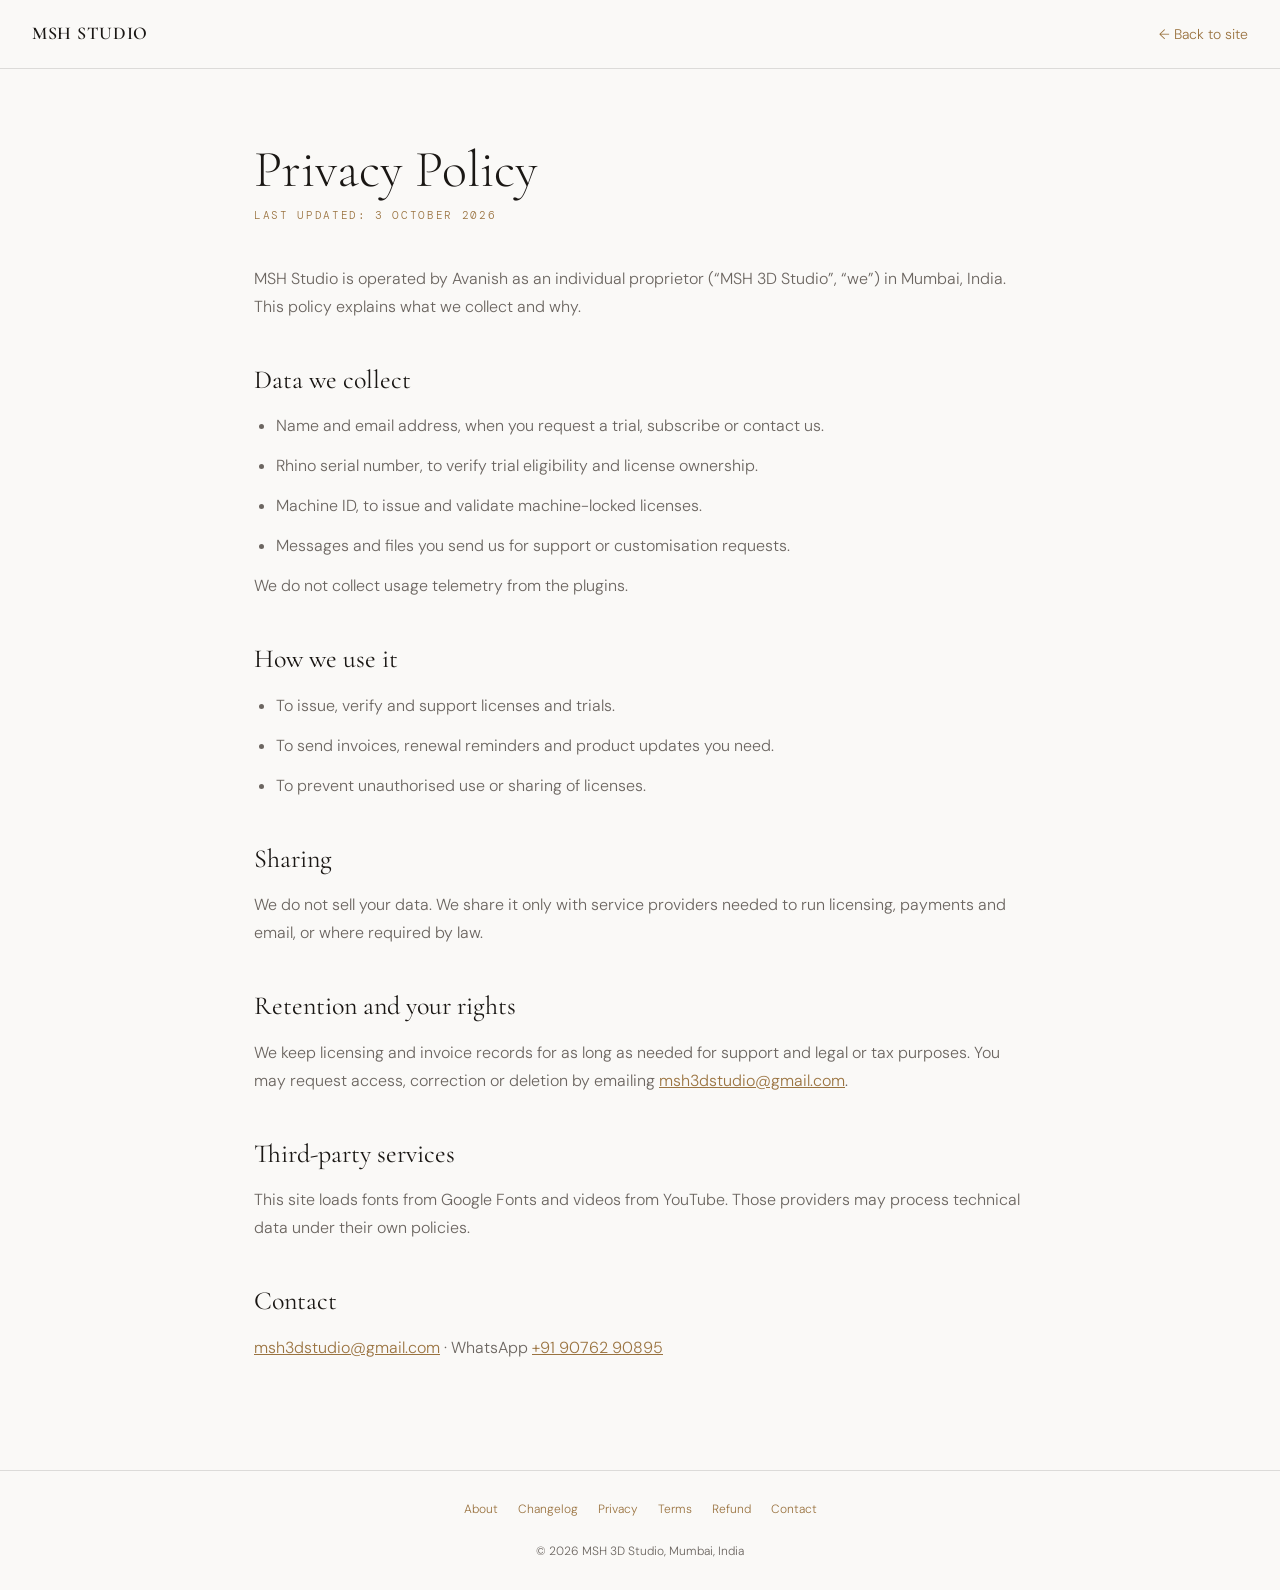
<file: privacy.html>
<!DOCTYPE html>
<html lang="en">
<head>
<meta charset="UTF-8">
<meta name="viewport" content="width=device-width, initial-scale=1.0">
<title>Privacy Policy | MSH Studio</title>
<meta name="description" content="How MSH Studio collects and uses your data for licensing and support.">
<meta name="robots" content="index, follow">
<link rel="canonical" href="https://msh3d.github.io/msh/privacy.html">
<meta property="og:type" content="website">
<meta property="og:title" content="Privacy Policy | MSH Studio">
<meta property="og:description" content="How MSH Studio collects and uses your data for licensing and support.">
<meta property="og:url" content="https://msh3d.github.io/msh/privacy.html">
<meta property="og:image" content="https://msh3d.github.io/msh/og-image.png">
<link rel="preconnect" href="https://fonts.googleapis.com">
<link rel="preconnect" href="https://fonts.gstatic.com" crossorigin>
<link href="https://fonts.googleapis.com/css2?family=Cormorant+Garamond:wght@300;400;600&family=DM+Sans:wght@300;400;500&family=DM+Mono:wght@400&display=swap" rel="stylesheet">
<link rel="stylesheet" href="pages.css">
</head>
<body>
<header><a class="brand" href="index.html">MSH Studio</a><a class="back" href="index.html">← Back to site</a></header>
<main>
<h1>Privacy Policy</h1>
<p class="meta">Last updated: 3 October 2026</p>

<p>MSH Studio is operated by Avanish as an individual proprietor (“MSH 3D Studio”, “we”) in Mumbai, India. This policy explains what we collect and why.</p>
<h2>Data we collect</h2>
<ul><li>Name and email address, when you request a trial, subscribe or contact us.</li><li>Rhino serial number, to verify trial eligibility and license ownership.</li><li>Machine ID, to issue and validate machine-locked licenses.</li><li>Messages and files you send us for support or customisation requests.</li></ul>
<p>We do not collect usage telemetry from the plugins.</p>
<h2>How we use it</h2>
<ul><li>To issue, verify and support licenses and trials.</li><li>To send invoices, renewal reminders and product updates you need.</li><li>To prevent unauthorised use or sharing of licenses.</li></ul>
<h2>Sharing</h2>
<p>We do not sell your data. We share it only with service providers needed to run licensing, payments and email, or where required by law.</p>
<h2>Retention and your rights</h2>
<p>We keep licensing and invoice records for as long as needed for support and legal or tax purposes. You may request access, correction or deletion by emailing <a href="mailto:msh3dstudio@gmail.com">msh3dstudio@gmail.com</a>.</p>
<h2>Third-party services</h2>
<p>This site loads fonts from Google Fonts and videos from YouTube. Those providers may process technical data under their own policies.</p>
<h2>Contact</h2>
<p><a href="mailto:msh3dstudio@gmail.com">msh3dstudio@gmail.com</a> · WhatsApp <a href="https://wa.me/919076290895">+91 90762 90895</a></p>

</main>
<footer><a href="about.html">About</a><a href="changelog.html">Changelog</a><a href="privacy.html">Privacy</a><a href="terms.html">Terms</a><a href="refund.html">Refund</a><a href="index.html#contact">Contact</a><br><br>© 2026 MSH 3D Studio, Mumbai, India</footer>
</body>
</html>
</file>
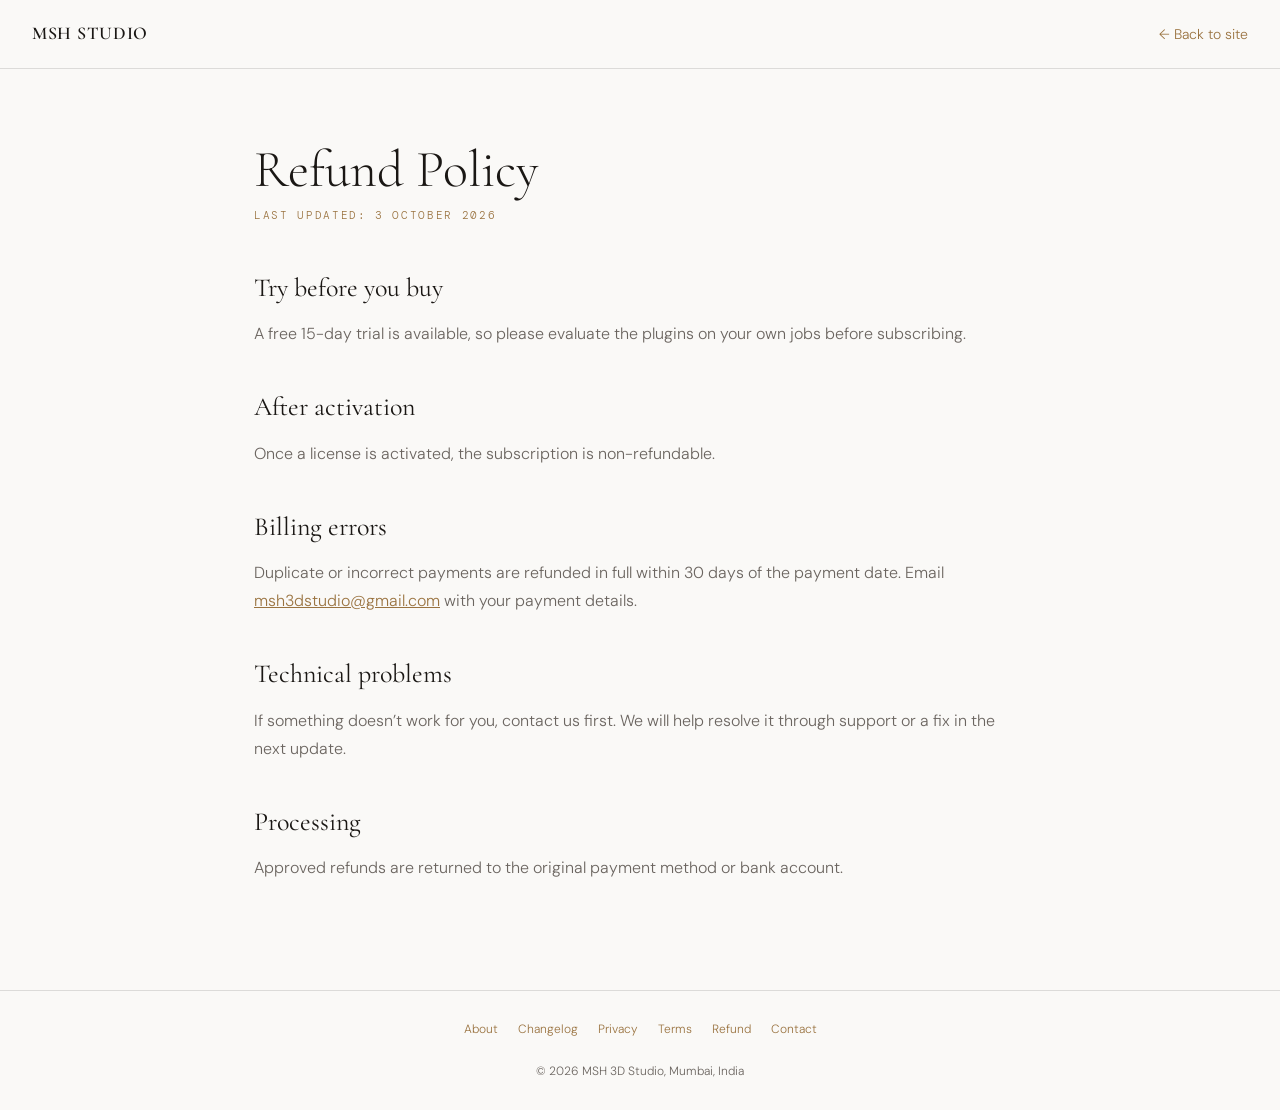
<file: refund.html>
<!DOCTYPE html>
<html lang="en">
<head>
<meta charset="UTF-8">
<meta name="viewport" content="width=device-width, initial-scale=1.0">
<title>Refund Policy | MSH Studio</title>
<meta name="description" content="MSH Studio refund policy: free trial first, no refunds after activation, billing errors refunded within 30 days.">
<meta name="robots" content="index, follow">
<link rel="canonical" href="https://msh3d.github.io/msh/refund.html">
<meta property="og:type" content="website">
<meta property="og:title" content="Refund Policy | MSH Studio">
<meta property="og:description" content="MSH Studio refund policy: free trial first, no refunds after activation, billing errors refunded within 30 days.">
<meta property="og:url" content="https://msh3d.github.io/msh/refund.html">
<meta property="og:image" content="https://msh3d.github.io/msh/og-image.png">
<link rel="preconnect" href="https://fonts.googleapis.com">
<link rel="preconnect" href="https://fonts.gstatic.com" crossorigin>
<link href="https://fonts.googleapis.com/css2?family=Cormorant+Garamond:wght@300;400;600&family=DM+Sans:wght@300;400;500&family=DM+Mono:wght@400&display=swap" rel="stylesheet">
<link rel="stylesheet" href="pages.css">
</head>
<body>
<header><a class="brand" href="index.html">MSH Studio</a><a class="back" href="index.html">← Back to site</a></header>
<main>
<h1>Refund Policy</h1>
<p class="meta">Last updated: 3 October 2026</p>

<h2>Try before you buy</h2><p>A free 15-day trial is available, so please evaluate the plugins on your own jobs before subscribing.</p>
<h2>After activation</h2><p>Once a license is activated, the subscription is non-refundable.</p>
<h2>Billing errors</h2><p>Duplicate or incorrect payments are refunded in full within 30 days of the payment date. Email <a href="mailto:msh3dstudio@gmail.com">msh3dstudio@gmail.com</a> with your payment details.</p>
<h2>Technical problems</h2><p>If something doesn’t work for you, contact us first. We will help resolve it through support or a fix in the next update.</p>
<h2>Processing</h2><p>Approved refunds are returned to the original payment method or bank account.</p>

</main>
<footer><a href="about.html">About</a><a href="changelog.html">Changelog</a><a href="privacy.html">Privacy</a><a href="terms.html">Terms</a><a href="refund.html">Refund</a><a href="index.html#contact">Contact</a><br><br>© 2026 MSH 3D Studio, Mumbai, India</footer>
</body>
</html>
</file>
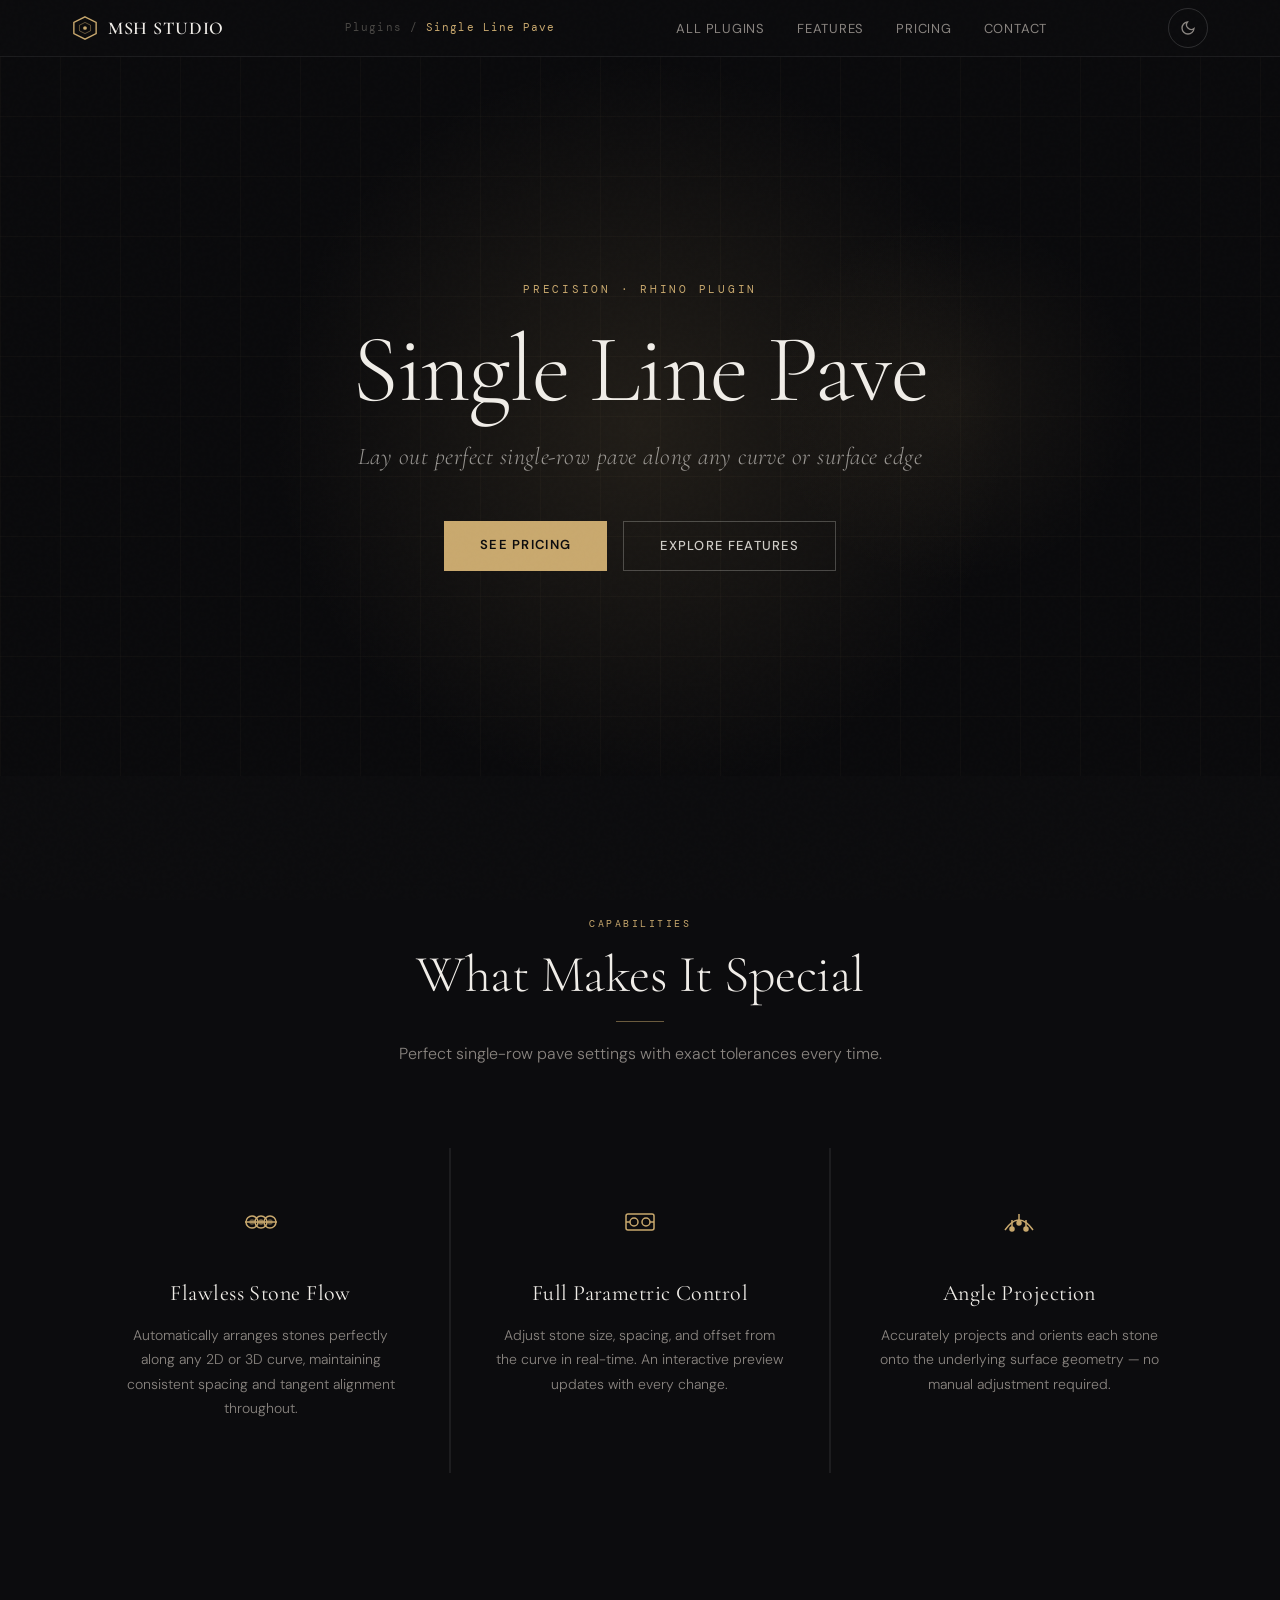
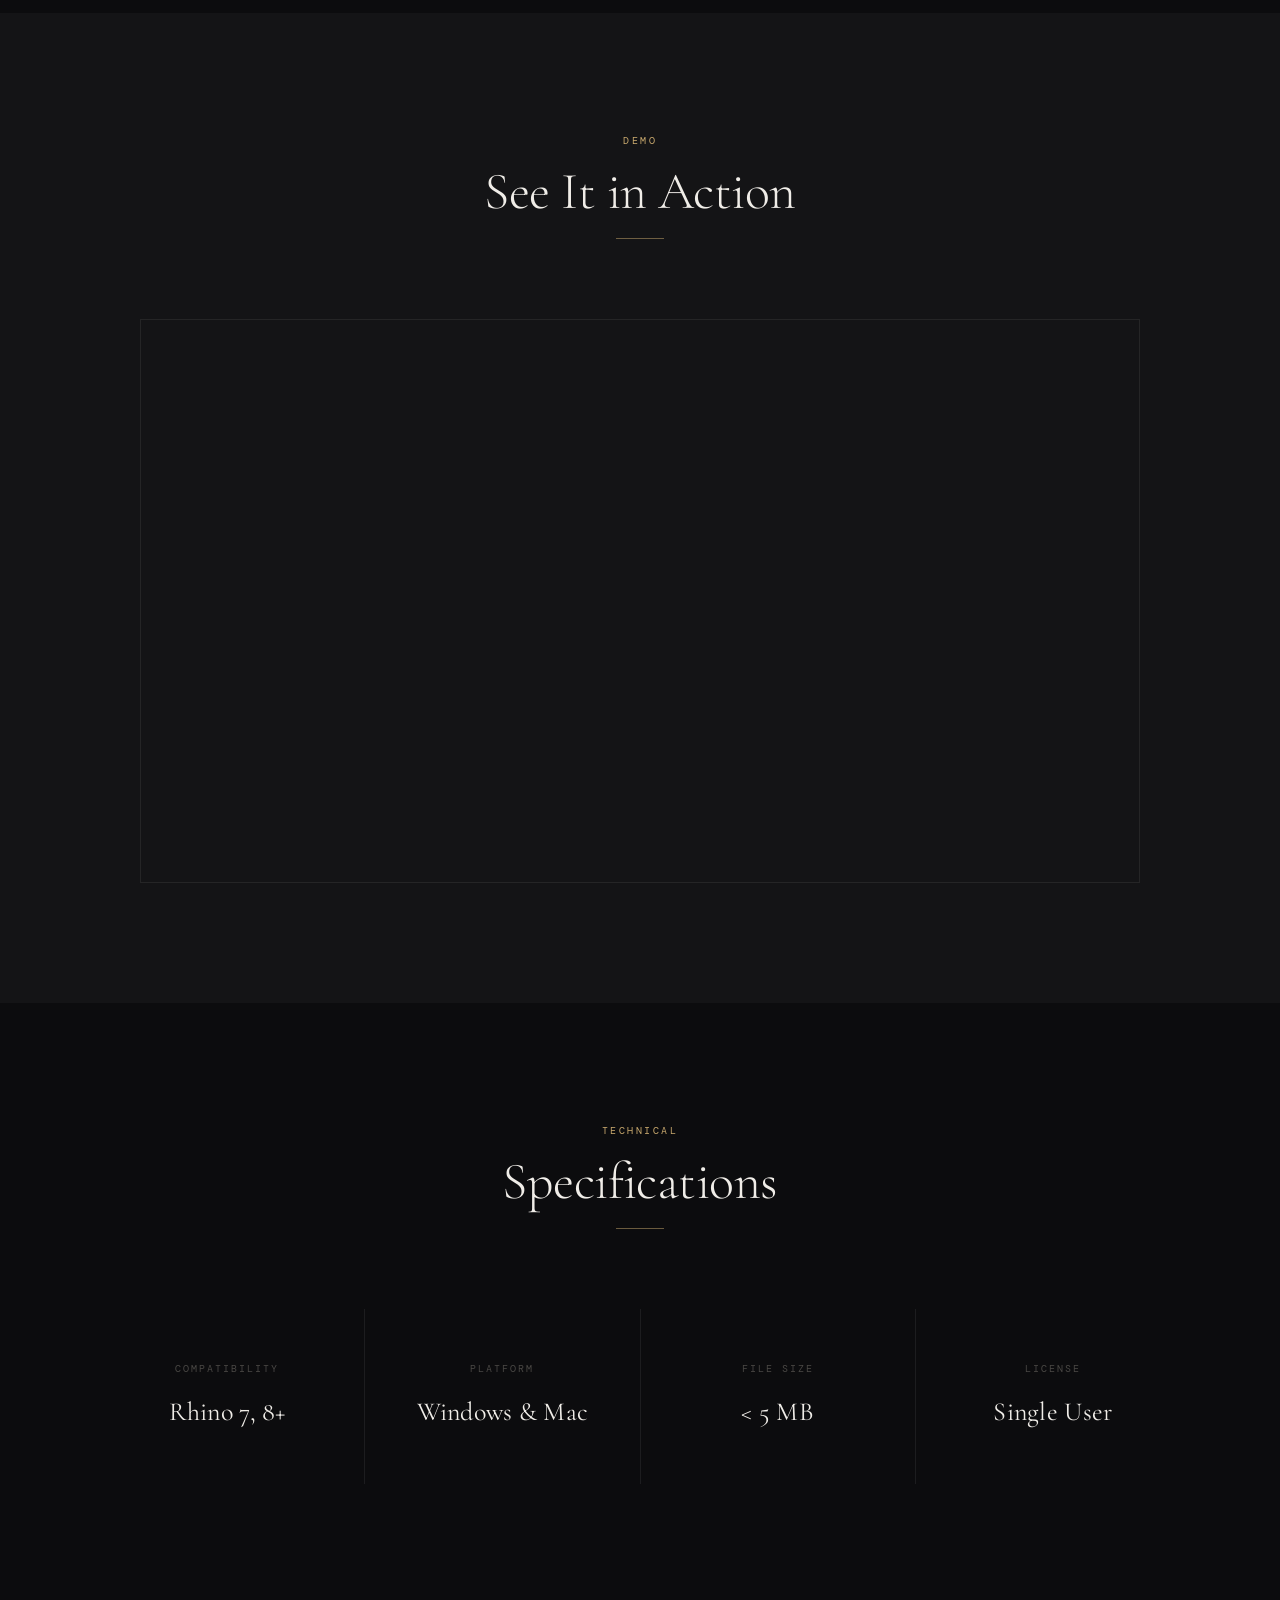
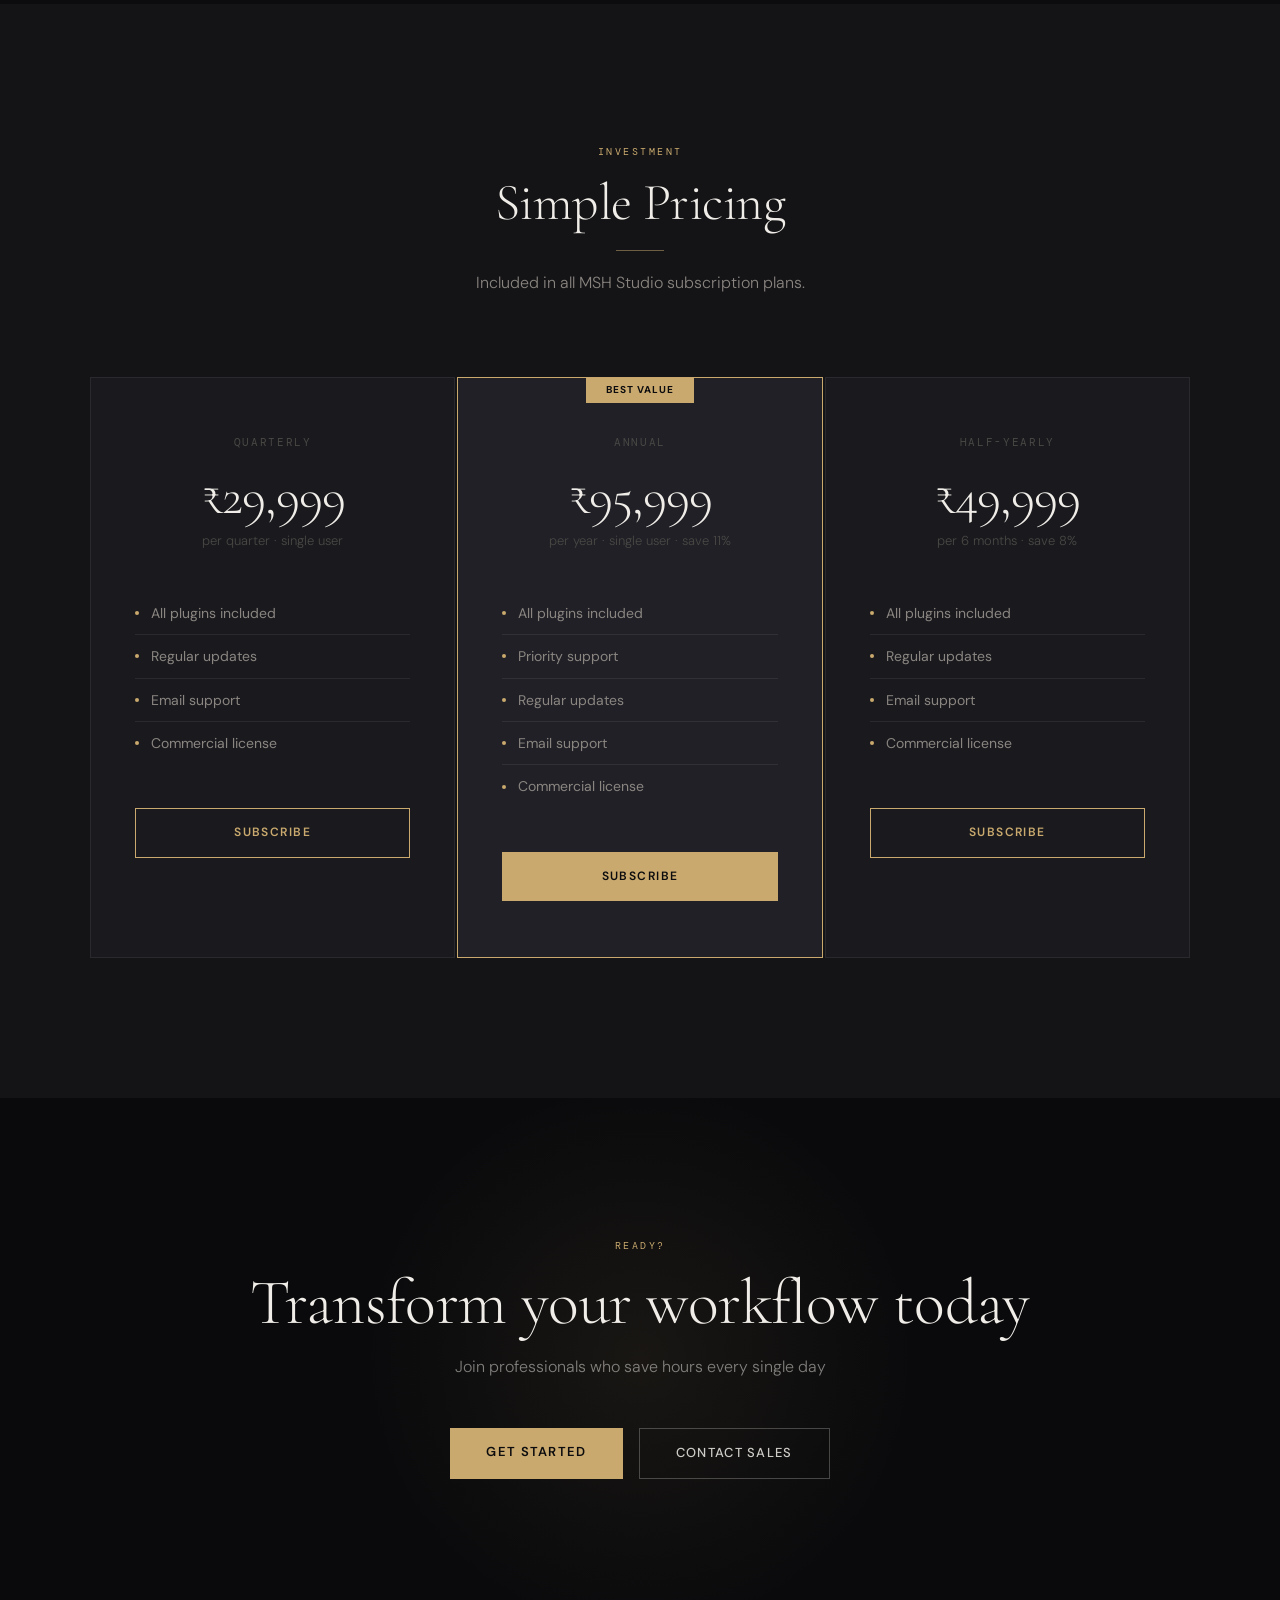
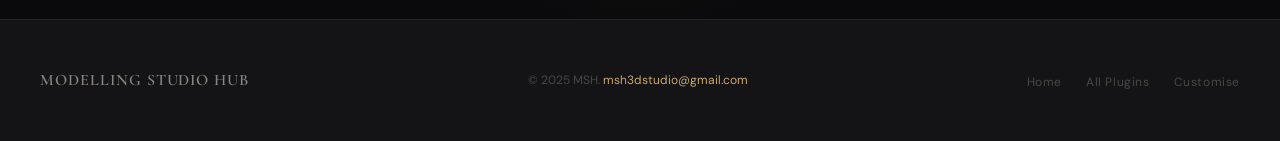
<file: single-line-pave.html>
<!DOCTYPE html>
<html lang="en" data-theme="dark">
<head>
  <meta charset="UTF-8"><meta name="viewport" content="width=device-width, initial-scale=1.0">
  <title>Single Line Pave — Modelling Studio HUB</title>
  <link rel="preconnect" href="https://fonts.googleapis.com">
  <link rel="preconnect" href="https://fonts.gstatic.com" crossorigin>
  <link rel="icon" href="data:image/svg+xml,%3Csvg xmlns='http://www.w3.org/2000/svg' viewBox='0 0 64 64'%3E%3Crect width='64' height='64' rx='10' fill='%230c0c0e'/%3E%3Cpolygon points='32,5 56,18 56,46 32,59 8,46 8,18' fill='none' stroke='%23c9a96e' stroke-width='3'/%3E%3Cpolygon points='32,18 44,24 44,40 32,46 20,40 20,24' fill='none' stroke='%23c9a96e' stroke-width='2' opacity='.65'/%3E%3Ccircle cx='32' cy='32' r='4.5' fill='%23c9a96e'/%3E%3C/svg%3E">
  <link href="https://fonts.googleapis.com/css2?family=Cormorant+Garamond:ital,wght@0,300;0,400;0,600;1,300;1,400&family=DM+Sans:wght@300;400;500;600&family=DM+Mono:wght@400;500&display=swap" rel="stylesheet">
  <style>
    :root { --transition-theme: color 0.4s ease, background-color 0.4s ease, border-color 0.4s ease; }
    [data-theme="dark"] {
      --bg-base:#0c0c0e; --bg-surface:#141416; --bg-card:#1a1a1e; --bg-card-hover:#202026;
      --border:rgba(255,255,255,0.07); --border-strong:rgba(255,255,255,0.14);
      --text-primary:#f0ede8; --text-secondary:#8a8580; --text-muted:#4a4845;
      --accent-gold:#c9a96e; --accent-gold-lt:#e8c99a; --accent-glow:rgba(201,169,110,0.12);
      --shadow-card:0 8px 40px rgba(0,0,0,0.5); --nav-bg:rgba(12,12,14,0.9);
      --tag-bg:rgba(201,169,110,0.1); --tag-color:#c9a96e; --hero-bg:#0a0a0c;
    }
    [data-theme="light"] {
      --bg-base:#faf9f7; --bg-surface:#f4f2ee; --bg-card:#ffffff; --bg-card-hover:#f9f8f6;
      --border:rgba(0,0,0,0.07); --border-strong:rgba(0,0,0,0.13);
      --text-primary:#1a1714; --text-secondary:#6b6560; --text-muted:#b5b0aa;
      --accent-gold:#9a7340; --accent-gold-lt:#c9a96e; --accent-glow:rgba(154,115,64,0.07);
      --shadow-card:0 2px 20px rgba(0,0,0,0.08); --nav-bg:rgba(250,249,247,0.92);
      --tag-bg:rgba(154,115,64,0.08); --tag-color:#9a7340; --hero-bg:#0f0f12;
    }
    *,*::before,*::after{margin:0;padding:0;box-sizing:border-box}
    html{scroll-behavior:smooth}
    body{font-family:'DM Sans',sans-serif;background:var(--bg-base);color:var(--text-primary);overflow-x:hidden;transition:var(--transition-theme);line-height:1.6}
    ::-webkit-scrollbar{width:4px}::-webkit-scrollbar-track{background:var(--bg-base)}::-webkit-scrollbar-thumb{background:var(--accent-gold);border-radius:2px}
    body::before{content:'';position:fixed;inset:0;background-image:url("data:image/svg+xml,%3Csvg viewBox='0 0 256 256' xmlns='http://www.w3.org/2000/svg'%3E%3Cfilter id='n'%3E%3CfeTurbulence type='fractalNoise' baseFrequency='0.9' numOctaves='4' stitchTiles='stitch'/%3E%3C/filter%3E%3Crect width='100%25' height='100%25' filter='url(%23n)' opacity='0.03'/%3E%3C/svg%3E");pointer-events:none;z-index:9999;opacity:0.4}
    nav{position:fixed;top:0;width:100%;background:var(--nav-bg);backdrop-filter:saturate(200%) blur(24px);-webkit-backdrop-filter:saturate(200%) blur(24px);z-index:1000;border-bottom:1px solid var(--border);transition:var(--transition-theme)}
    .nav-container{max-width:1200px;margin:0 auto;padding:0 32px;display:flex;justify-content:space-between;align-items:center;height:56px}
    .logo{display:flex;align-items:center;gap:10px;text-decoration:none}
    .logo-text{font-family:'Cormorant Garamond',serif;font-size:18px;font-weight:600;color:var(--text-primary);letter-spacing:0.04em;text-transform:uppercase}
    .nav-links{display:flex;gap:32px;list-style:none;align-items:center}
    .nav-links a{color:var(--text-secondary);text-decoration:none;font-size:13px;letter-spacing:0.06em;text-transform:uppercase;transition:color 0.3s}
    .nav-links a:hover{color:var(--accent-gold)}
    .nav-breadcrumb{font-family:'DM Mono',monospace;font-size:11px;color:var(--text-muted);letter-spacing:0.1em}
    .nav-breadcrumb span{color:var(--accent-gold)}
    .theme-toggle{width:40px;height:40px;border-radius:50%;border:1px solid var(--border-strong);background:transparent;cursor:pointer;display:flex;align-items:center;justify-content:center;color:var(--text-secondary);transition:all 0.3s;position:relative;overflow:hidden}
    .theme-toggle:hover{border-color:var(--accent-gold);color:var(--accent-gold)}
    .theme-toggle svg{position:absolute;transition:transform 0.4s ease,opacity 0.4s ease}
    .icon-sun{opacity:0;transform:rotate(-90deg) scale(0.5)}
    .icon-moon{opacity:1;transform:rotate(0deg) scale(1)}
    [data-theme="light"] .icon-sun{opacity:1;transform:rotate(0deg) scale(1)}
    [data-theme="light"] .icon-moon{opacity:0;transform:rotate(90deg) scale(0.5)}
    .hero{margin-top:56px;min-height:80vh;display:flex;flex-direction:column;justify-content:center;align-items:center;text-align:center;padding:100px 32px 80px;background:var(--hero-bg);position:relative;overflow:hidden}
    .hero-glow{position:absolute;width:800px;height:800px;border-radius:50%;background:radial-gradient(circle,rgba(201,169,110,0.12) 0%,transparent 65%);animation:pulse 8s ease-in-out infinite;pointer-events:none}
    .hero-glow-2{position:absolute;width:400px;height:400px;border-radius:50%;background:radial-gradient(circle,rgba(201,169,110,0.07) 0%,transparent 65%);animation:pulse 6s ease-in-out infinite reverse;top:20%;right:10%;pointer-events:none}
    @keyframes pulse{0%,100%{transform:scale(1);opacity:0.6}50%{transform:scale(1.15);opacity:1}}
    .hero-grid-lines{position:absolute;inset:0;background-image:linear-gradient(rgba(201,169,110,0.03) 1px,transparent 1px),linear-gradient(90deg,rgba(201,169,110,0.03) 1px,transparent 1px);background-size:60px 60px;pointer-events:none}
    .hero-content{position:relative;z-index:2;max-width:800px}
    .hero-eyebrow{font-family:'DM Mono',monospace;font-size:11px;letter-spacing:0.25em;text-transform:uppercase;color:var(--accent-gold);margin-bottom:24px;opacity:0;animation:fadeUp 0.8s ease 0.2s forwards}
    .hero-title{font-family:'Cormorant Garamond',serif;font-size:clamp(48px,8vw,96px);font-weight:300;line-height:1.0;letter-spacing:-0.02em;color:#f0ede8;margin-bottom:20px;opacity:0;animation:fadeUp 0.9s ease 0.35s forwards}
    .hero-subtitle{font-family:'Cormorant Garamond',serif;font-size:clamp(18px,2.5vw,24px);font-weight:300;font-style:italic;color:rgba(240,237,232,0.6);margin-bottom:44px;letter-spacing:0.02em;opacity:0;animation:fadeUp 0.9s ease 0.5s forwards}
    .hero-cta{opacity:0;animation:fadeUp 0.9s ease 0.65s forwards;display:flex;gap:16px;justify-content:center}
    .btn-gold{background:var(--accent-gold);color:#0c0c0e;padding:14px 36px;text-decoration:none;font-size:13px;font-weight:600;letter-spacing:0.1em;text-transform:uppercase;transition:all 0.3s;display:inline-block}
    .btn-gold:hover{background:var(--accent-gold-lt);transform:translateY(-2px);box-shadow:0 12px 32px rgba(201,169,110,0.3)}
    .btn-outline-hero{background:transparent;color:rgba(240,237,232,0.85);padding:14px 36px;text-decoration:none;font-size:13px;font-weight:500;letter-spacing:0.1em;text-transform:uppercase;border:1px solid rgba(240,237,232,0.25);transition:all 0.3s;display:inline-block}
    .btn-outline-hero:hover{border-color:var(--accent-gold);color:var(--accent-gold)}
    @keyframes fadeUp{from{opacity:0;transform:translateY(24px)}to{opacity:1;transform:translateY(0)}}
    .section-label{font-family:'DM Mono',monospace;font-size:10px;letter-spacing:0.25em;text-transform:uppercase;color:var(--accent-gold);margin-bottom:14px}
    .section-title{font-family:'Cormorant Garamond',serif;font-size:clamp(32px,5vw,52px);font-weight:300;letter-spacing:-0.01em;line-height:1.1;color:var(--text-primary);margin-bottom:14px}
    .section-subtitle{font-size:16px;color:var(--text-secondary);font-weight:300;line-height:1.75}
    .divider{width:48px;height:1px;background:var(--accent-gold);margin:18px auto;opacity:0.5}
    .section-header{text-align:center;margin-bottom:80px}
    .features-section{padding:140px 32px;max-width:1200px;margin:0 auto}
    .features-grid{display:grid;grid-template-columns:repeat(auto-fit,minmax(300px,1fr));gap:2px;background:var(--border)}
    .feature-card{background:var(--bg-base);padding:52px 44px;text-align:center;transition:background 0.3s;position:relative;overflow:hidden}
    .feature-card::after{content:'';position:absolute;bottom:0;left:50%;transform:translateX(-50%);width:0;height:1px;background:var(--accent-gold);transition:width 0.4s}
    .feature-card:hover{background:var(--bg-card)}.feature-card:hover::after{width:60%}
    .feature-icon{width:44px;height:44px;margin:0 auto 24px;color:var(--accent-gold)}
    .feature-title{font-family:'Cormorant Garamond',serif;font-size:22px;font-weight:400;color:var(--text-primary);margin-bottom:12px;letter-spacing:0.02em}
    .feature-desc{font-size:14px;color:var(--text-secondary);line-height:1.75;font-weight:300}
    .video-section{padding:120px 32px;background:var(--bg-surface);transition:var(--transition-theme)}
    .video-wrapper{max-width:1000px;margin:0 auto;border:1px solid var(--border);position:relative;overflow:hidden}
    .video-wrapper::before{content:'';position:absolute;inset:-1px;padding:1px;background:linear-gradient(135deg,var(--accent-gold) 0%,transparent 50%,var(--accent-gold) 100%);-webkit-mask:linear-gradient(#fff 0 0) content-box,linear-gradient(#fff 0 0);-webkit-mask-composite:xor;mask-composite:exclude;opacity:0.25;z-index:1;pointer-events:none}
    .video-wrapper iframe{width:100%;aspect-ratio:16/9;border:none;display:block}
    .specs-section{padding:120px 32px;background:var(--bg-base);transition:var(--transition-theme)}
    .specs-grid{display:grid;grid-template-columns:repeat(4,1fr);gap:1px;max-width:1100px;margin:0 auto;background:var(--border)}
    .spec-item{background:var(--bg-base);padding:52px 40px;text-align:center;transition:background 0.3s}
    .spec-item:hover{background:var(--bg-card)}
    .spec-label{font-family:'DM Mono',monospace;font-size:10px;color:var(--text-muted);letter-spacing:0.2em;text-transform:uppercase;margin-bottom:14px}
    .spec-value{font-family:'Cormorant Garamond',serif;font-size:26px;font-weight:400;color:var(--text-primary);letter-spacing:0.01em}
    .cta-section{padding:140px 32px;background:var(--hero-bg);text-align:center;position:relative;overflow:hidden}
    .cta-glow{position:absolute;width:600px;height:600px;border-radius:50%;background:radial-gradient(circle,rgba(201,169,110,0.08) 0%,transparent 65%);left:50%;top:50%;transform:translate(-50%,-50%);pointer-events:none}
    .cta-content{position:relative;z-index:1}
    .cta-title{font-family:'Cormorant Garamond',serif;font-size:clamp(36px,5vw,64px);font-weight:300;color:#f0ede8;margin-bottom:16px;letter-spacing:-0.01em;line-height:1.1}
    .cta-subtitle{font-size:16px;color:rgba(240,237,232,0.5);margin-bottom:48px;font-weight:300}
    .cta-buttons{display:flex;gap:16px;justify-content:center}
    .pricing-section{padding:140px 32px;background:var(--bg-surface);transition:var(--transition-theme)}
    .pricing-grid{display:grid;grid-template-columns:repeat(3,1fr);gap:2px;max-width:1100px;margin:0 auto}
    .pricing-card{background:var(--bg-card);border:1px solid var(--border);padding:56px 44px;text-align:center;position:relative;transition:all 0.4s}
    .pricing-card:hover{border-color:var(--border-strong);box-shadow:var(--shadow-card);transform:translateY(-4px)}
    .pricing-card.featured{border-color:var(--accent-gold);background:var(--bg-card-hover)}
    .pricing-badge{position:absolute;top:-1px;left:50%;transform:translateX(-50%);background:var(--accent-gold);color:#0c0c0e;padding:5px 20px;font-size:10px;font-weight:700;letter-spacing:0.1em;text-transform:uppercase}
    .pricing-period{font-family:'DM Mono',monospace;font-size:11px;letter-spacing:0.15em;text-transform:uppercase;color:var(--text-muted);margin-bottom:20px}
    .pricing-amount{font-family:'Cormorant Garamond',serif;font-size:52px;font-weight:300;color:var(--text-primary);letter-spacing:-0.02em;line-height:1;margin-bottom:8px}
    .pricing-duration{font-size:13px;color:var(--text-muted);margin-bottom:40px;font-weight:300}
    .pricing-features{list-style:none;margin-bottom:44px;text-align:left}
    .pricing-features li{padding:10px 0;font-size:14px;color:var(--text-secondary);display:flex;align-items:center;gap:12px;border-bottom:1px solid var(--border)}
    .pricing-features li:last-child{border-bottom:none}
    .pricing-features li::before{content:'';width:4px;height:4px;background:var(--accent-gold);border-radius:50%;flex-shrink:0}
    .btn-pricing{display:block;text-align:center;padding:14px 32px;background:transparent;border:1px solid var(--accent-gold);color:var(--accent-gold);text-decoration:none;font-size:12px;font-weight:600;letter-spacing:0.12em;text-transform:uppercase;transition:all 0.3s}
    .btn-pricing:hover,.pricing-card.featured .btn-pricing{background:var(--accent-gold);color:#0c0c0e}
    footer{background:var(--bg-surface);border-top:1px solid var(--border);padding:48px 32px;transition:var(--transition-theme)}
    .footer-inner{max-width:1200px;margin:0 auto;display:flex;justify-content:space-between;align-items:center}
    .footer-logo{font-family:'Cormorant Garamond',serif;font-size:16px;font-weight:600;color:var(--text-secondary);letter-spacing:0.06em;text-transform:uppercase}
    .footer-text{font-size:12px;color:var(--text-muted)}
    .footer-text a{color:var(--accent-gold);text-decoration:none}
    .footer-links{display:flex;gap:24px;list-style:none}
    .footer-links a{color:var(--text-muted);text-decoration:none;font-size:12px;letter-spacing:0.05em;transition:color 0.3s}
    .footer-links a:hover{color:var(--accent-gold)}
    .reveal{opacity:0;transform:translateY(28px);transition:opacity 0.8s ease,transform 0.8s ease}
    .reveal.visible{opacity:1;transform:translateY(0)}
    .reveal-delay-1{transition-delay:0.1s}.reveal-delay-2{transition-delay:0.2s}.reveal-delay-3{transition-delay:0.3s}
    @media(max-width:900px){.specs-grid{grid-template-columns:repeat(2,1fr)}.pricing-grid{grid-template-columns:1fr}.nav-links{display:none}.footer-inner{flex-direction:column;gap:16px;text-align:center}}
    @media(max-width:600px){.hero-cta,.cta-buttons{flex-direction:column;align-items:center}}
  </style>

</head>
<body>
  <nav><div class="nav-container">
    <a href="index.html" class="logo"><svg width="26" height="26" viewBox="0 0 28 28" fill="none"><polygon points="14,2 26,8 26,20 14,26 2,20 2,8" stroke="var(--accent-gold)" stroke-width="1.5" fill="none"/><polygon points="14,8 20,11 20,17 14,20 8,17 8,11" stroke="var(--accent-gold)" stroke-width="1" fill="none" opacity="0.5"/><circle cx="14" cy="14" r="2" fill="var(--accent-gold)"/></svg><span class="logo-text">MSH Studio</span></a>
    <div class="nav-breadcrumb">Plugins / <span>Single Line Pave</span></div>
    <ul class="nav-links"><li><a href="index.html#plugins">All Plugins</a></li><li><a href="#features">Features</a></li><li><a href="#pricing">Pricing</a></li><li><a href="index.html#contact">Contact</a></li></ul>
    <button class="theme-toggle" id="themeToggle" aria-label="Toggle theme"><svg class="icon-sun" width="16" height="16" viewBox="0 0 24 24" fill="none" stroke="currentColor" stroke-width="2"><circle cx="12" cy="12" r="5"/><line x1="12" y1="1" x2="12" y2="3"/><line x1="12" y1="21" x2="12" y2="23"/><line x1="4.22" y1="4.22" x2="5.64" y2="5.64"/><line x1="18.36" y1="18.36" x2="19.78" y2="19.78"/><line x1="1" y1="12" x2="3" y2="12"/><line x1="21" y1="12" x2="23" y2="12"/><line x1="4.22" y1="19.78" x2="5.64" y2="18.36"/><line x1="18.36" y1="5.64" x2="19.78" y2="4.22"/></svg><svg class="icon-moon" width="16" height="16" viewBox="0 0 24 24" fill="none" stroke="currentColor" stroke-width="2"><path d="M21 12.79A9 9 0 1 1 11.21 3 7 7 0 0 0 21 12.79z"/></svg></button>
  </div></nav>

  <section class="hero">
    <div class="hero-grid-lines"></div><div class="hero-glow"></div><div class="hero-glow-2"></div>
    <div class="hero-content">
      <p class="hero-eyebrow">Precision · Rhino Plugin</p>
      <h1 class="hero-title">Single Line Pave</h1>
      <p class="hero-subtitle">Lay out perfect single-row pave along any curve or surface edge</p>
      <div class="hero-cta"><a href="#pricing" class="btn-gold">See Pricing</a><a href="#features" class="btn-outline-hero">Explore Features</a></div>
    </div>
  </section>

  <section id="features" class="features-section">
    <div class="section-header reveal"><p class="section-label">Capabilities</p><h2 class="section-title">What Makes It Special</h2><div class="divider"></div><p class="section-subtitle">Perfect single-row pave settings with exact tolerances every time.</p></div>
    <div class="features-grid">
      <div class="feature-card reveal reveal-delay-1"><svg class="feature-icon" viewBox="0 0 44 44" fill="none" stroke="currentColor" stroke-width="1.5"><line x1="6" y1="22" x2="38" y2="22"/><circle cx="13" cy="22" r="6"/><circle cx="22" cy="22" r="6"/><circle cx="31" cy="22" r="6"/><circle cx="13" cy="22" r="2" fill="currentColor" opacity="0.5"/><circle cx="22" cy="22" r="2" fill="currentColor" opacity="0.7"/><circle cx="31" cy="22" r="2" fill="currentColor" opacity="0.5"/></svg><h3 class="feature-title">Flawless Stone Flow</h3><p class="feature-desc">Automatically arranges stones perfectly along any 2D or 3D curve, maintaining consistent spacing and tangent alignment throughout.</p></div>
      <div class="feature-card reveal reveal-delay-2"><svg class="feature-icon" viewBox="0 0 44 44" fill="none" stroke="currentColor" stroke-width="1.5"><rect x="8" y="14" width="28" height="16" rx="2"/><circle cx="16" cy="22" r="4"/><circle cx="28" cy="22" r="4"/><line x1="8" y1="22" x2="12" y2="22"/><line x1="32" y1="22" x2="36" y2="22"/></svg><h3 class="feature-title">Full Parametric Control</h3><p class="feature-desc">Adjust stone size, spacing, and offset from the curve in real-time. An interactive preview updates with every change.</p></div>
      <div class="feature-card reveal reveal-delay-3"><svg class="feature-icon" viewBox="0 0 44 44" fill="none" stroke="currentColor" stroke-width="1.5"><path d="M8 30 Q22 10, 36 30"/><line x1="15" y1="28" x2="15" y2="20"/><line x1="22" y1="22" x2="22" y2="14"/><line x1="29" y1="28" x2="29" y2="20"/><circle cx="15" cy="29" r="2" fill="currentColor"/><circle cx="22" cy="23" r="2" fill="currentColor"/><circle cx="29" cy="29" r="2" fill="currentColor"/></svg><h3 class="feature-title">Angle Projection</h3><p class="feature-desc">Accurately projects and orients each stone onto the underlying surface geometry — no manual adjustment required.</p></div>
    </div>
  </section>

  <section class="video-section"><div class="section-header reveal"><p class="section-label">Demo</p><h2 class="section-title">See It in Action</h2><div class="divider"></div></div>
    <div class="video-wrapper reveal"><iframe src="https://www.youtube.com/embed/YOUR_VIDEO_ID" referrerpolicy="strict-origin-when-cross-origin" allow="accelerometer; autoplay; clipboard-write; encrypted-media; gyroscope; picture-in-picture; web-share" title="Single Line Pave Demo" frameborder="0" allow="accelerometer; autoplay; clipboard-write; encrypted-media; gyroscope; picture-in-picture" allowfullscreen></iframe></div>
  </section>

  <section class="specs-section"><div class="section-header reveal"><p class="section-label">Technical</p><h2 class="section-title">Specifications</h2><div class="divider"></div></div>
    <div class="specs-grid reveal"><div class="spec-item"><div class="spec-label">Compatibility</div><div class="spec-value">Rhino 7, 8+</div></div><div class="spec-item"><div class="spec-label">Platform</div><div class="spec-value">Windows & Mac</div></div><div class="spec-item"><div class="spec-label">File Size</div><div class="spec-value">&lt; 5 MB</div></div><div class="spec-item"><div class="spec-label">License</div><div class="spec-value">Single User</div></div></div>
  </section>

  <section id="pricing" class="pricing-section"><div class="section-header reveal"><p class="section-label">Investment</p><h2 class="section-title">Simple Pricing</h2><div class="divider"></div><p class="section-subtitle">Included in all MSH Studio subscription plans.</p></div>
    <div class="pricing-grid">
      <div class="pricing-card reveal reveal-delay-1"><p class="pricing-period">Quarterly</p><div class="pricing-amount">₹29,999</div><p class="pricing-duration">per quarter · single user</p><ul class="pricing-features"><li>All plugins included</li><li>Regular updates</li><li>Email support</li><li>Commercial license</li></ul><a href="mailto:msh3dstudio@gmail.com" class="btn-pricing">Subscribe</a></div>
      <div class="pricing-card featured reveal reveal-delay-2"><div class="pricing-badge">Best Value</div><p class="pricing-period">Annual</p><div class="pricing-amount">₹95,999</div><p class="pricing-duration">per year · single user · save 11%</p><ul class="pricing-features"><li>All plugins included</li><li>Priority support</li><li>Regular updates</li><li>Email support</li><li>Commercial license</li></ul><a href="mailto:msh3dstudio@gmail.com" class="btn-pricing">Subscribe</a></div>
      <div class="pricing-card reveal reveal-delay-3"><p class="pricing-period">Half-Yearly</p><div class="pricing-amount">₹49,999</div><p class="pricing-duration">per 6 months · save 8%</p><ul class="pricing-features"><li>All plugins included</li><li>Regular updates</li><li>Email support</li><li>Commercial license</li></ul><a href="mailto:msh3dstudio@gmail.com" class="btn-pricing">Subscribe</a></div>
    </div>
  </section>

  <section class="cta-section"><div class="cta-glow"></div><div class="cta-content reveal"><p class="section-label" style="text-align:center">Ready?</p><h2 class="cta-title">Transform your workflow today</h2><p class="cta-subtitle">Join professionals who save hours every single day</p><div class="cta-buttons"><a href="mailto:msh3dstudio@gmail.com" class="btn-gold">Get Started</a><a href="index.html#contact" class="btn-outline-hero">Contact Sales</a></div></div></section>

  <footer><div class="footer-inner"><span class="footer-logo">Modelling Studio HUB</span><span class="footer-text">© 2025 MSH. <a href="mailto:msh3dstudio@gmail.com">msh3dstudio@gmail.com</a></span><ul class="footer-links"><li><a href="index.html">Home</a></li><li><a href="index.html#plugins">All Plugins</a></li><li><a href="customisation-request.html">Customise</a></li></ul></div></footer>

  <script>
    const html=document.documentElement;const btn=document.getElementById('themeToggle');
    html.setAttribute('data-theme',localStorage.getItem('msh-theme')||'dark');
    btn.addEventListener('click',()=>{const n=html.getAttribute('data-theme')==='dark'?'light':'dark';html.setAttribute('data-theme',n);localStorage.setItem('msh-theme',n);});
    const obs=new IntersectionObserver(entries=>entries.forEach(e=>{if(e.isIntersecting){e.target.classList.add('visible');obs.unobserve(e.target);}}),{threshold:0.1,rootMargin:'0px 0px -40px 0px'});
    document.querySelectorAll('.reveal').forEach(el=>obs.observe(el));
    document.querySelectorAll('a[href^="#"]').forEach(a=>a.addEventListener('click',e=>{const t=document.querySelector(a.getAttribute('href'));if(t){e.preventDefault();t.scrollIntoView({behavior:'smooth'});}}));
  </script>
</body>
</html>
</file>
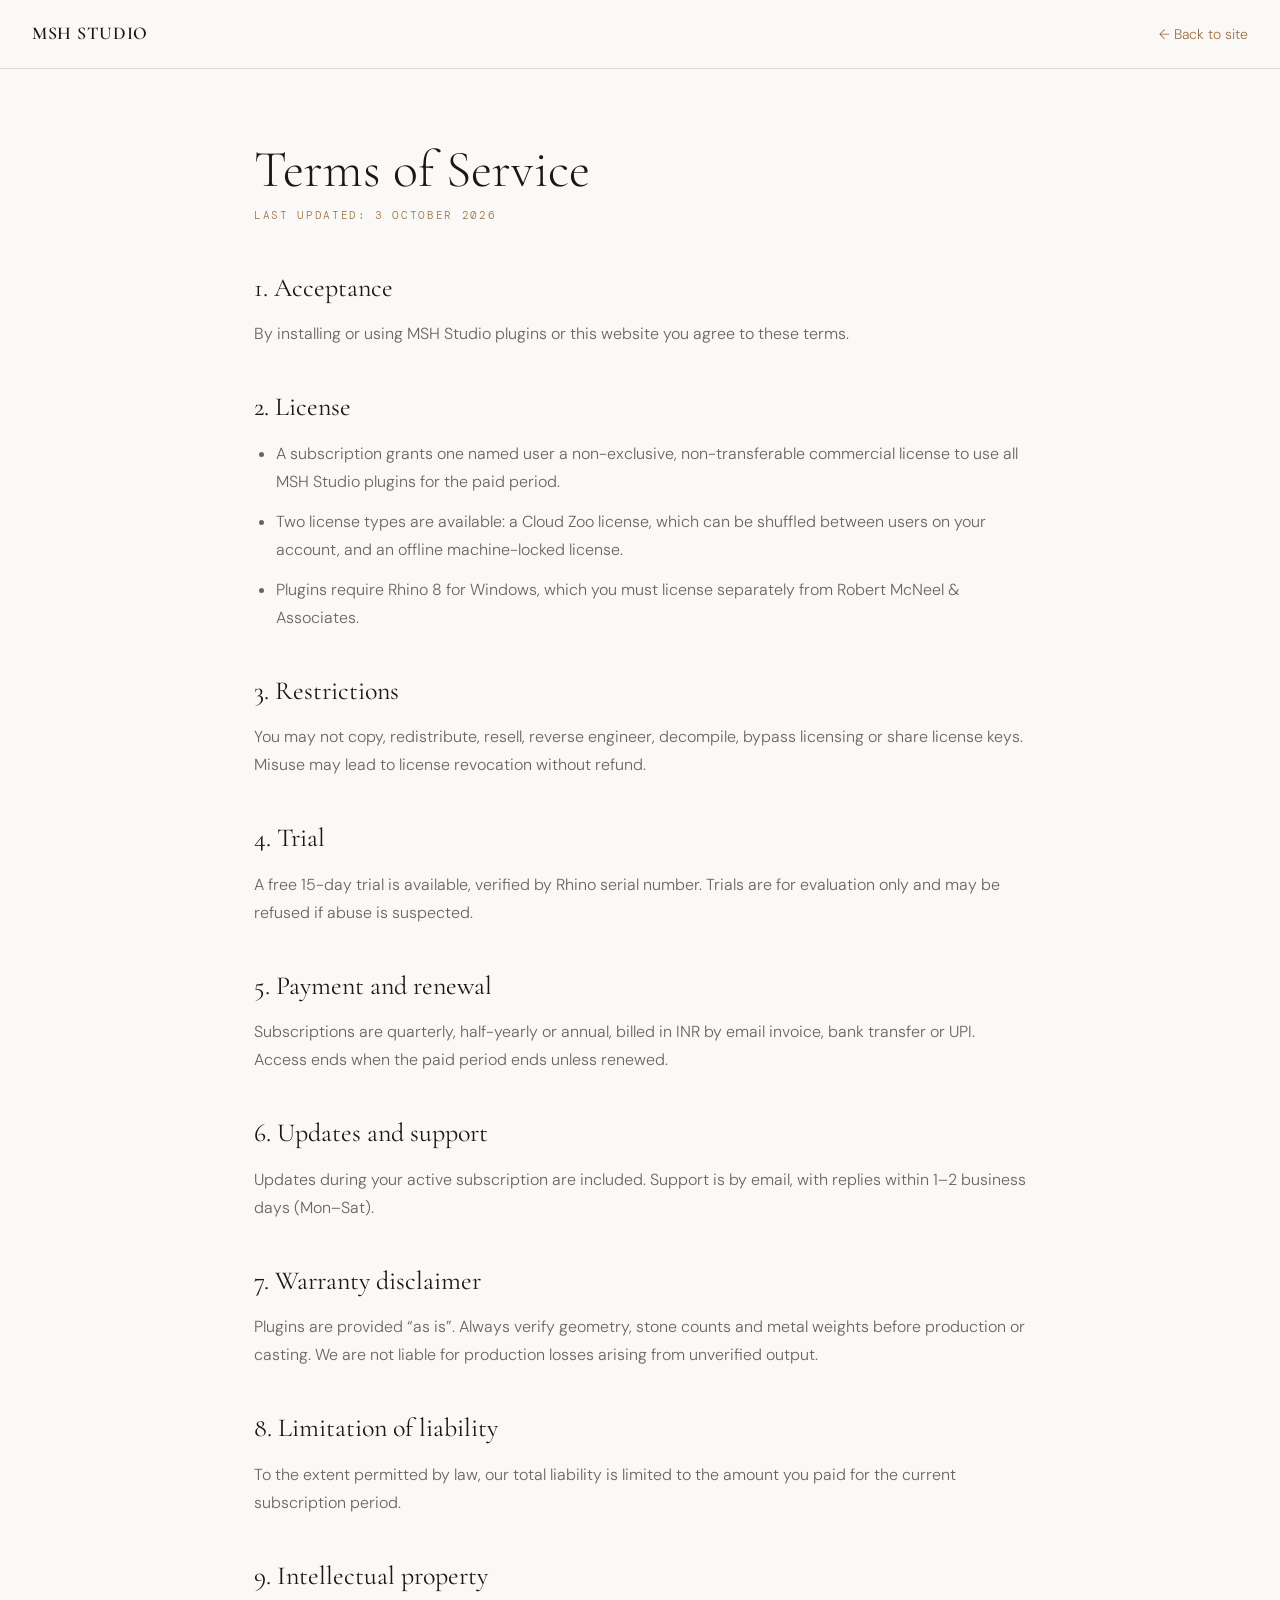
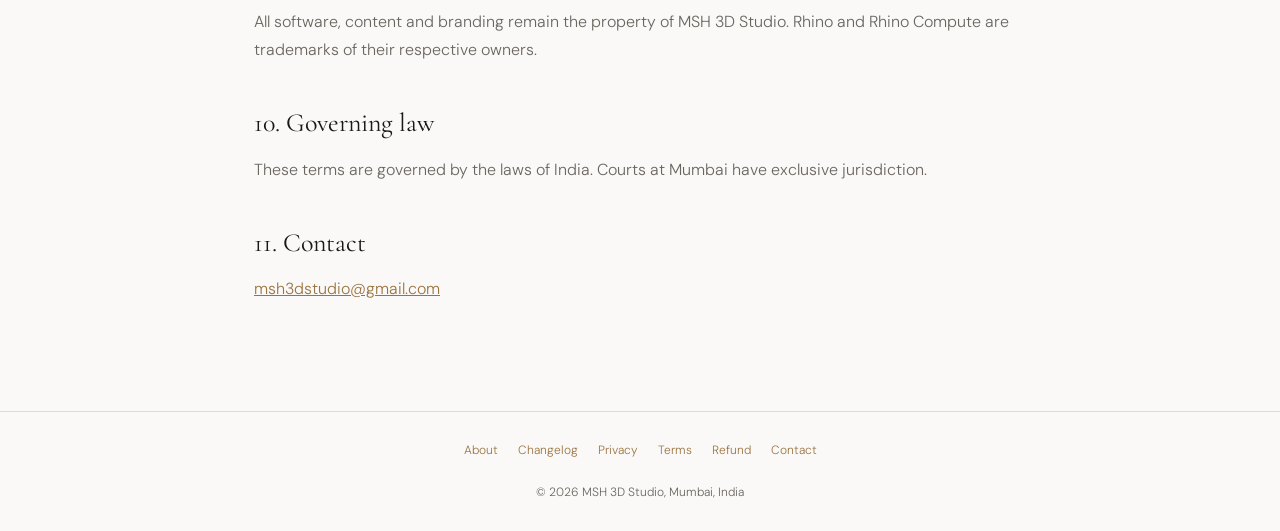
<file: terms.html>
<!DOCTYPE html>
<html lang="en">
<head>
<meta charset="UTF-8">
<meta name="viewport" content="width=device-width, initial-scale=1.0">
<title>Terms of Service | MSH Studio</title>
<meta name="description" content="Terms governing use of MSH Studio plugins, licensing and subscriptions.">
<meta name="robots" content="index, follow">
<link rel="canonical" href="https://msh3d.github.io/msh/terms.html">
<meta property="og:type" content="website">
<meta property="og:title" content="Terms of Service | MSH Studio">
<meta property="og:description" content="Terms governing use of MSH Studio plugins, licensing and subscriptions.">
<meta property="og:url" content="https://msh3d.github.io/msh/terms.html">
<meta property="og:image" content="https://msh3d.github.io/msh/og-image.png">
<link rel="preconnect" href="https://fonts.googleapis.com">
<link rel="preconnect" href="https://fonts.gstatic.com" crossorigin>
<link href="https://fonts.googleapis.com/css2?family=Cormorant+Garamond:wght@300;400;600&family=DM+Sans:wght@300;400;500&family=DM+Mono:wght@400&display=swap" rel="stylesheet">
<link rel="stylesheet" href="pages.css">
</head>
<body>
<header><a class="brand" href="index.html">MSH Studio</a><a class="back" href="index.html">← Back to site</a></header>
<main>
<h1>Terms of Service</h1>
<p class="meta">Last updated: 3 October 2026</p>

<h2>1. Acceptance</h2><p>By installing or using MSH Studio plugins or this website you agree to these terms.</p>
<h2>2. License</h2>
<ul><li>A subscription grants one named user a non-exclusive, non-transferable commercial license to use all MSH Studio plugins for the paid period.</li><li>Two license types are available: a Cloud Zoo license, which can be shuffled between users on your account, and an offline machine-locked license.</li><li>Plugins require Rhino 8 for Windows, which you must license separately from Robert McNeel &amp; Associates.</li></ul>
<h2>3. Restrictions</h2>
<p>You may not copy, redistribute, resell, reverse engineer, decompile, bypass licensing or share license keys. Misuse may lead to license revocation without refund.</p>
<h2>4. Trial</h2><p>A free 15-day trial is available, verified by Rhino serial number. Trials are for evaluation only and may be refused if abuse is suspected.</p>
<h2>5. Payment and renewal</h2><p>Subscriptions are quarterly, half-yearly or annual, billed in INR by email invoice, bank transfer or UPI. Access ends when the paid period ends unless renewed.</p>
<h2>6. Updates and support</h2><p>Updates during your active subscription are included. Support is by email, with replies within 1–2 business days (Mon–Sat).</p>
<h2>7. Warranty disclaimer</h2><p>Plugins are provided “as is”. Always verify geometry, stone counts and metal weights before production or casting. We are not liable for production losses arising from unverified output.</p>
<h2>8. Limitation of liability</h2><p>To the extent permitted by law, our total liability is limited to the amount you paid for the current subscription period.</p>
<h2>9. Intellectual property</h2><p>All software, content and branding remain the property of MSH 3D Studio. Rhino and Rhino Compute are trademarks of their respective owners.</p>
<h2>10. Governing law</h2><p>These terms are governed by the laws of India. Courts at Mumbai have exclusive jurisdiction.</p>
<h2>11. Contact</h2><p><a href="mailto:msh3dstudio@gmail.com">msh3dstudio@gmail.com</a></p>

</main>
<footer><a href="about.html">About</a><a href="changelog.html">Changelog</a><a href="privacy.html">Privacy</a><a href="terms.html">Terms</a><a href="refund.html">Refund</a><a href="index.html#contact">Contact</a><br><br>© 2026 MSH 3D Studio, Mumbai, India</footer>
</body>
</html>
</file>
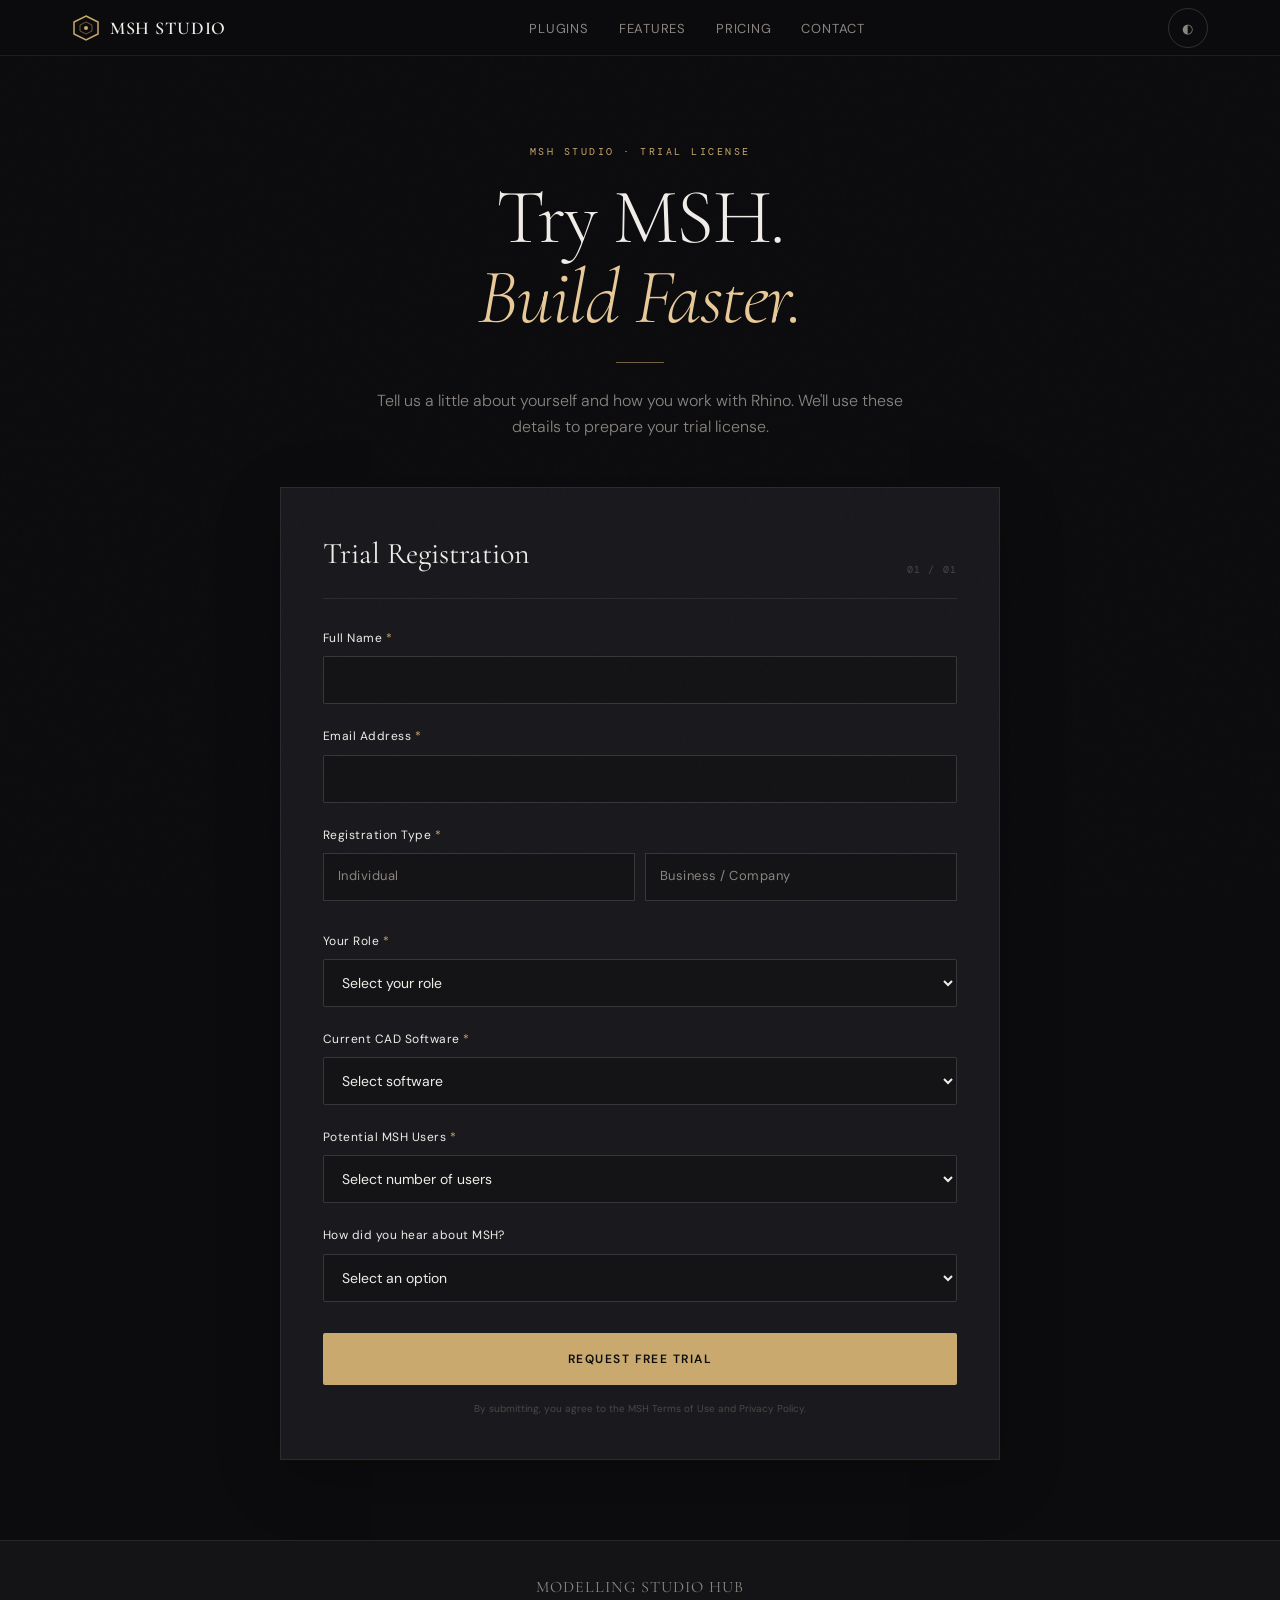
<file: trial-license.html>
<!DOCTYPE html>
<html lang="en" data-theme="dark">
<head>
<meta charset="UTF-8">
<meta name="viewport" content="width=device-width, initial-scale=1.0">
<title>MSH Studio — Start Your Trial</title>
<link rel="preconnect" href="https://fonts.googleapis.com">
<link rel="preconnect" href="https://fonts.gstatic.com" crossorigin>
  <link rel="icon" href="data:image/svg+xml,%3Csvg xmlns='http://www.w3.org/2000/svg' viewBox='0 0 64 64'%3E%3Crect width='64' height='64' rx='10' fill='%230c0c0e'/%3E%3Cpolygon points='32,5 56,18 56,46 32,59 8,46 8,18' fill='none' stroke='%23c9a96e' stroke-width='3'/%3E%3Cpolygon points='32,18 44,24 44,40 32,46 20,40 20,24' fill='none' stroke='%23c9a96e' stroke-width='2' opacity='.65'/%3E%3Ccircle cx='32' cy='32' r='4.5' fill='%23c9a96e'/%3E%3C/svg%3E">
<link href="https://fonts.googleapis.com/css2?family=Cormorant+Garamond:wght@300;400;600&family=DM+Sans:wght@300;400;500;600&family=DM+Mono:wght@400;500&display=swap" rel="stylesheet">
<style>
:root{--transition:color .4s ease,background-color .4s ease,border-color .4s ease,box-shadow .4s ease}
[data-theme="dark"]{--bg:#0c0c0e;--surface:#141416;--card:#1a1a1e;--card2:#202026;--border:rgba(255,255,255,.08);--border2:rgba(255,255,255,.15);--text:#f0ede8;--muted:#8a8580;--dim:#4a4845;--gold:#c9a96e;--gold2:#e8c99a;--glass:rgba(12,12,14,.9)}
[data-theme="light"]{--bg:#faf9f7;--surface:#f4f2ee;--card:#fff;--card2:#f9f8f6;--border:rgba(0,0,0,.08);--border2:rgba(0,0,0,.14);--text:#1a1714;--muted:#6b6560;--dim:#b5b0aa;--gold:#9a7340;--gold2:#c9a96e;--glass:rgba(250,249,247,.93)}
*{box-sizing:border-box;margin:0;padding:0}
html{scroll-behavior:smooth}
body{font-family:'DM Sans',sans-serif;background:var(--bg);color:var(--text);line-height:1.6;min-height:100vh;transition:var(--transition)}
body:before{content:'';position:fixed;inset:0;pointer-events:none;z-index:99;opacity:.35;background-image:url("data:image/svg+xml,%3Csvg viewBox='0 0 256 256' xmlns='http://www.w3.org/2000/svg'%3E%3Cfilter id='n'%3E%3CfeTurbulence type='fractalNoise' baseFrequency='.9' numOctaves='4' stitchTiles='stitch'/%3E%3C/filter%3E%3Crect width='100%25' height='100%25' filter='url(%23n)' opacity='.03'/%3E%3C/svg%3E")}
nav{height:56px;position:fixed;top:0;left:0;right:0;z-index:1000;background:var(--glass);backdrop-filter:saturate(200%) blur(24px);border-bottom:1px solid var(--border);transition:var(--transition)}
.nav-inner{height:56px;max-width:1200px;margin:auto;padding:0 32px;display:flex;align-items:center;justify-content:space-between}
.logo{display:flex;align-items:center;gap:10px;text-decoration:none;color:var(--text)}
.logo svg{width:28px;height:28px}
.logo span{font-family:'Cormorant Garamond',serif;font-size:18px;font-weight:600;letter-spacing:.04em;text-transform:uppercase}
.nav-links{display:flex;gap:30px;list-style:none}
.nav-links a{color:var(--muted);text-decoration:none;font-size:13px;letter-spacing:.06em;text-transform:uppercase}
.nav-links a:hover{color:var(--gold)}
.theme{width:40px;height:40px;border:1px solid var(--border2);background:transparent;border-radius:50%;color:var(--muted);cursor:pointer}
.page{padding:56px 24px 80px;min-height:100vh}
.hero{text-align:center;max-width:760px;margin:0 auto;padding:88px 0 48px}
.eyebrow{font-family:'DM Mono',monospace;font-size:10px;letter-spacing:.25em;text-transform:uppercase;color:var(--gold);margin-bottom:18px}
h1{font-family:'Cormorant Garamond',serif;font-size:clamp(48px,7vw,78px);font-weight:300;line-height:1.02;letter-spacing:-.02em}
h1 em{color:var(--gold2);font-style:italic}
.hero p{max-width:560px;margin:22px auto 0;color:var(--muted);font-weight:300}
.divider{width:48px;height:1px;background:var(--gold);opacity:.55;margin:25px auto}
.form-shell{max-width:720px;margin:0 auto;background:var(--card);border:1px solid var(--border);box-shadow:0 18px 60px rgba(0,0,0,.22);padding:42px}
.form-top{display:flex;justify-content:space-between;align-items:end;border-bottom:1px solid var(--border);padding-bottom:20px;margin-bottom:30px}
.form-top small{font-family:'DM Mono',monospace;color:var(--dim);font-size:10px;letter-spacing:.12em;text-transform:uppercase}
.form-top h2{font-family:'Cormorant Garamond',serif;font-size:30px;font-weight:400}
.field{margin-bottom:23px}
label{display:block;font-size:12px;letter-spacing:.04em;color:var(--text);margin-bottom:8px}
.req{color:var(--gold)}
input,select{width:100%;height:48px;padding:0 14px;background:var(--surface);border:1px solid var(--border2);color:var(--text);font:400 14px 'DM Sans',sans-serif;outline:none;border-radius:2px;transition:.25s}
input:focus,select:focus{border-color:var(--gold);box-shadow:0 0 0 3px rgba(201,169,110,.08)}
.choice-grid{display:grid;grid-template-columns:1fr 1fr;gap:10px}
.choice{position:relative}
.choice input{position:absolute;opacity:0;pointer-events:none}
.choice span{height:48px;border:1px solid var(--border2);background:var(--surface);display:flex;align-items:center;padding:0 14px;color:var(--muted);font-size:13px;cursor:pointer;transition:.25s}
.choice input:checked+span{border-color:var(--gold);color:var(--text);background:rgba(201,169,110,.07)}
#companyWrap{display:none}
.note{font-size:11px;color:var(--dim);margin-top:7px}
.submit{width:100%;height:52px;border:0;border-radius:2px;background:var(--gold);color:#0c0c0e;font:600 12px 'DM Sans',sans-serif;letter-spacing:.12em;text-transform:uppercase;cursor:pointer;margin-top:8px}
.submit:hover{background:var(--gold2);transform:translateY(-1px)}
.terms{text-align:center;font-size:10px;color:var(--dim);margin-top:16px}
footer{border-top:1px solid var(--border);background:var(--surface);padding:34px 24px;text-align:center}
footer div{font-family:'Cormorant Garamond',serif;font-size:16px;color:var(--muted);letter-spacing:.06em;text-transform:uppercase}
@media(max-width:700px){.nav-links{display:none}.nav-inner{padding:0 18px}.page{padding-left:16px;padding-right:16px}.hero{padding-top:72px}.form-shell{padding:28px 20px}.choice-grid{grid-template-columns:1fr}h1{font-size:52px}}
</style>
</head>
<body>
<nav><div class="nav-inner">
<a class="logo" href="index.html"><svg viewBox="0 0 28 28" fill="none"><polygon points="14,2 26,8 26,20 14,26 2,20 2,8" stroke="var(--gold)" stroke-width="1.5"/><polygon points="14,8 20,11 20,17 14,20 8,17 8,11" stroke="var(--gold)" opacity=".5"/><circle cx="14" cy="14" r="2" fill="var(--gold)"/></svg><span>MSH Studio</span></a>
<ul class="nav-links"><li><a href="index.html#plugins">Plugins</a></li><li><a href="index.html#features">Features</a></li><li><a href="index.html#pricing">Pricing</a></li><li><a href="index.html#contact">Contact</a></li></ul>
<button class="theme" id="theme" aria-label="Toggle theme">◐</button>
</div></nav>

<main class="page">
<section class="hero">
<div class="eyebrow">MSH Studio · Trial License</div>
<h1>Try MSH.<br><em>Build Faster.</em></h1>
<div class="divider"></div>
<p>Tell us a little about yourself and how you work with Rhino. We'll use these details to prepare your trial license.</p>
</section>

<section class="form-shell">
<div class="form-top"><h2>Trial Registration</h2><small>01 / 01</small></div>
<form id="trialForm" action="https://formspree.io/f/mvgwravk" method="post">
<input type="hidden" name="form_type" value="MSH Trial License">
<input type="hidden" name="_subject" value="MSH Trial License Request">
<div class="field"><label for="name">Full Name <span class="req">*</span></label><input id="name" name="full_name" type="text" autocomplete="name" required></div>
<div class="field"><label for="email">Email Address <span class="req">*</span></label><input id="email" name="email" type="email" autocomplete="email" required></div>

<div class="field"><label>Registration Type <span class="req">*</span></label>
<div class="choice-grid">
<label class="choice"><input type="radio" name="registration_type" value="Individual" required><span>Individual</span></label>
<label class="choice"><input type="radio" name="registration_type" value="Business / Company"><span>Business / Company</span></label>
</div></div>

<div class="field" id="companyWrap"><label for="company">Business / Company Name <span class="req">*</span></label><input id="company" name="company_name" type="text" autocomplete="organization"></div>

<div class="field"><label for="role">Your Role <span class="req">*</span></label>
<select id="role" name="role" required><option value="">Select your role</option><option>CAD Designer</option><option>CAD Head / Manager</option><option>Product Development</option><option>Owner / Partner</option><option>Production / Manufacturing</option><option>Other</option></select></div>

<div class="field"><label for="software">Current CAD Software <span class="req">*</span></label>
<select id="software" name="cad_software" required><option value="">Select software</option><option>Rhino 8</option><option>Rhino 7</option><option>MatrixGold</option><option>Rhino + Other Jewellery Plugins</option><option>Other</option></select></div>

<div class="field"><label for="users">Potential MSH Users <span class="req">*</span></label>
<select id="users" name="potential_users" required><option value="">Select number of users</option><option>1 user</option><option>2–5 users</option><option>6–10 users</option><option>10+ users</option></select></div>

<div class="field"><label for="source">How did you hear about MSH?</label>
<select id="source" name="lead_source"><option value="">Select an option</option><option>Google Search</option><option>LinkedIn</option><option>Instagram</option><option>YouTube</option><option>Referral</option><option>Other</option></select></div>

<button class="submit" type="submit">Request Free Trial</button>
<p class="terms">By submitting, you agree to the MSH Terms of Use and Privacy Policy.</p>
</form>
</section>
</main>
<footer><div>Modelling Studio HUB</div></footer>

<script>
const root=document.documentElement, theme=document.getElementById('theme');
const saved=localStorage.getItem('msh-theme')||'dark'; root.dataset.theme=saved;
theme.onclick=()=>{const next=root.dataset.theme==='dark'?'light':'dark';root.dataset.theme=next;localStorage.setItem('msh-theme',next)};
const companyWrap=document.getElementById('companyWrap'), company=document.getElementById('company');
document.querySelectorAll('input[name="registration_type"]').forEach(r=>r.addEventListener('change',()=>{
  const business=r.checked && r.value==='Business / Company';
  if(business){companyWrap.style.display='block';company.required=true}else{companyWrap.style.display='none';company.required=false;company.value=''}
}));

</script>
</body>
</html>
</file>
<file: pages.css>
*{box-sizing:border-box;margin:0;padding:0}
:root{--bg:#0c0c0e;--card:#16161a;--border:rgba(255,255,255,.14);--text:#f0ede8;--text2:#a29d97;--gold:#c9a96e;--gold-lt:#e8c99a}
@media (prefers-color-scheme:light){:root{--bg:#faf9f7;--card:#fff;--border:rgba(0,0,0,.12);--text:#1a1714;--text2:#6b6560;--gold:#9a7340;--gold-lt:#c9a96e}}
body{background:var(--bg);color:var(--text);font-family:'DM Sans',system-ui,sans-serif;line-height:1.75;font-weight:300}
header{border-bottom:1px solid var(--border);padding:18px 32px;display:flex;justify-content:space-between;align-items:center}
header a.brand{font-family:'Cormorant Garamond',Georgia,serif;font-size:18px;font-weight:600;letter-spacing:.04em;text-transform:uppercase;color:var(--text);text-decoration:none}
header a.back{color:var(--gold);text-decoration:none;font-size:14px}
main{max-width:820px;margin:0 auto;padding:72px 24px 96px}
h1{font-family:'Cormorant Garamond',Georgia,serif;font-weight:300;font-size:clamp(36px,6vw,52px);line-height:1.1;margin-bottom:8px}
.meta{font-family:'DM Mono',monospace;font-size:11px;letter-spacing:.15em;text-transform:uppercase;color:var(--gold);margin-bottom:40px}
h2{font-family:'Cormorant Garamond',Georgia,serif;font-weight:400;font-size:26px;margin:36px 0 10px}
p,li{color:var(--text2);margin-bottom:12px}
ul{padding-left:22px}
a{color:var(--gold)}a:hover{color:var(--gold-lt)}
.release{background:var(--card);border:1px solid var(--border);border-radius:16px;padding:24px 28px;margin-bottom:16px}
.release h2{margin:0 0 6px}
footer{border-top:1px solid var(--border);padding:28px 32px;text-align:center;font-size:12px;color:var(--text2)}
footer a{margin:0 10px;text-decoration:none}
</file>
